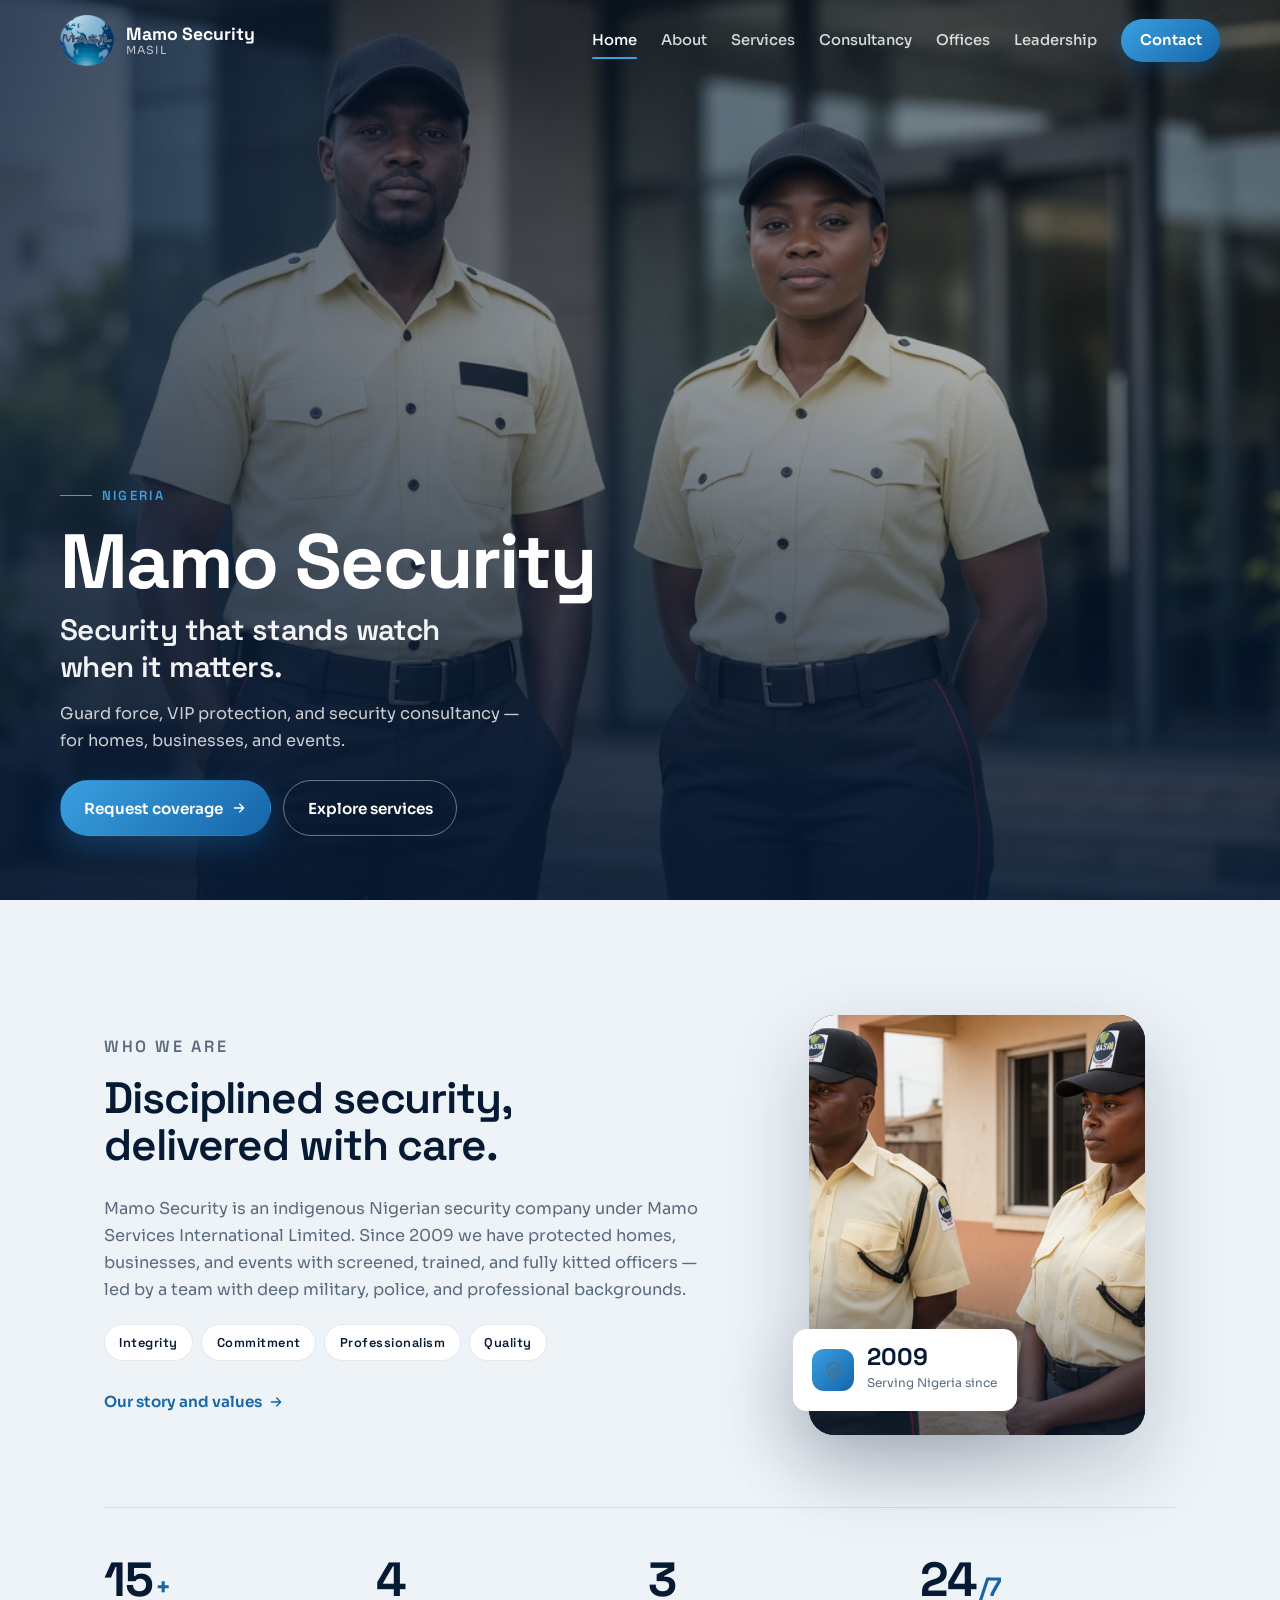
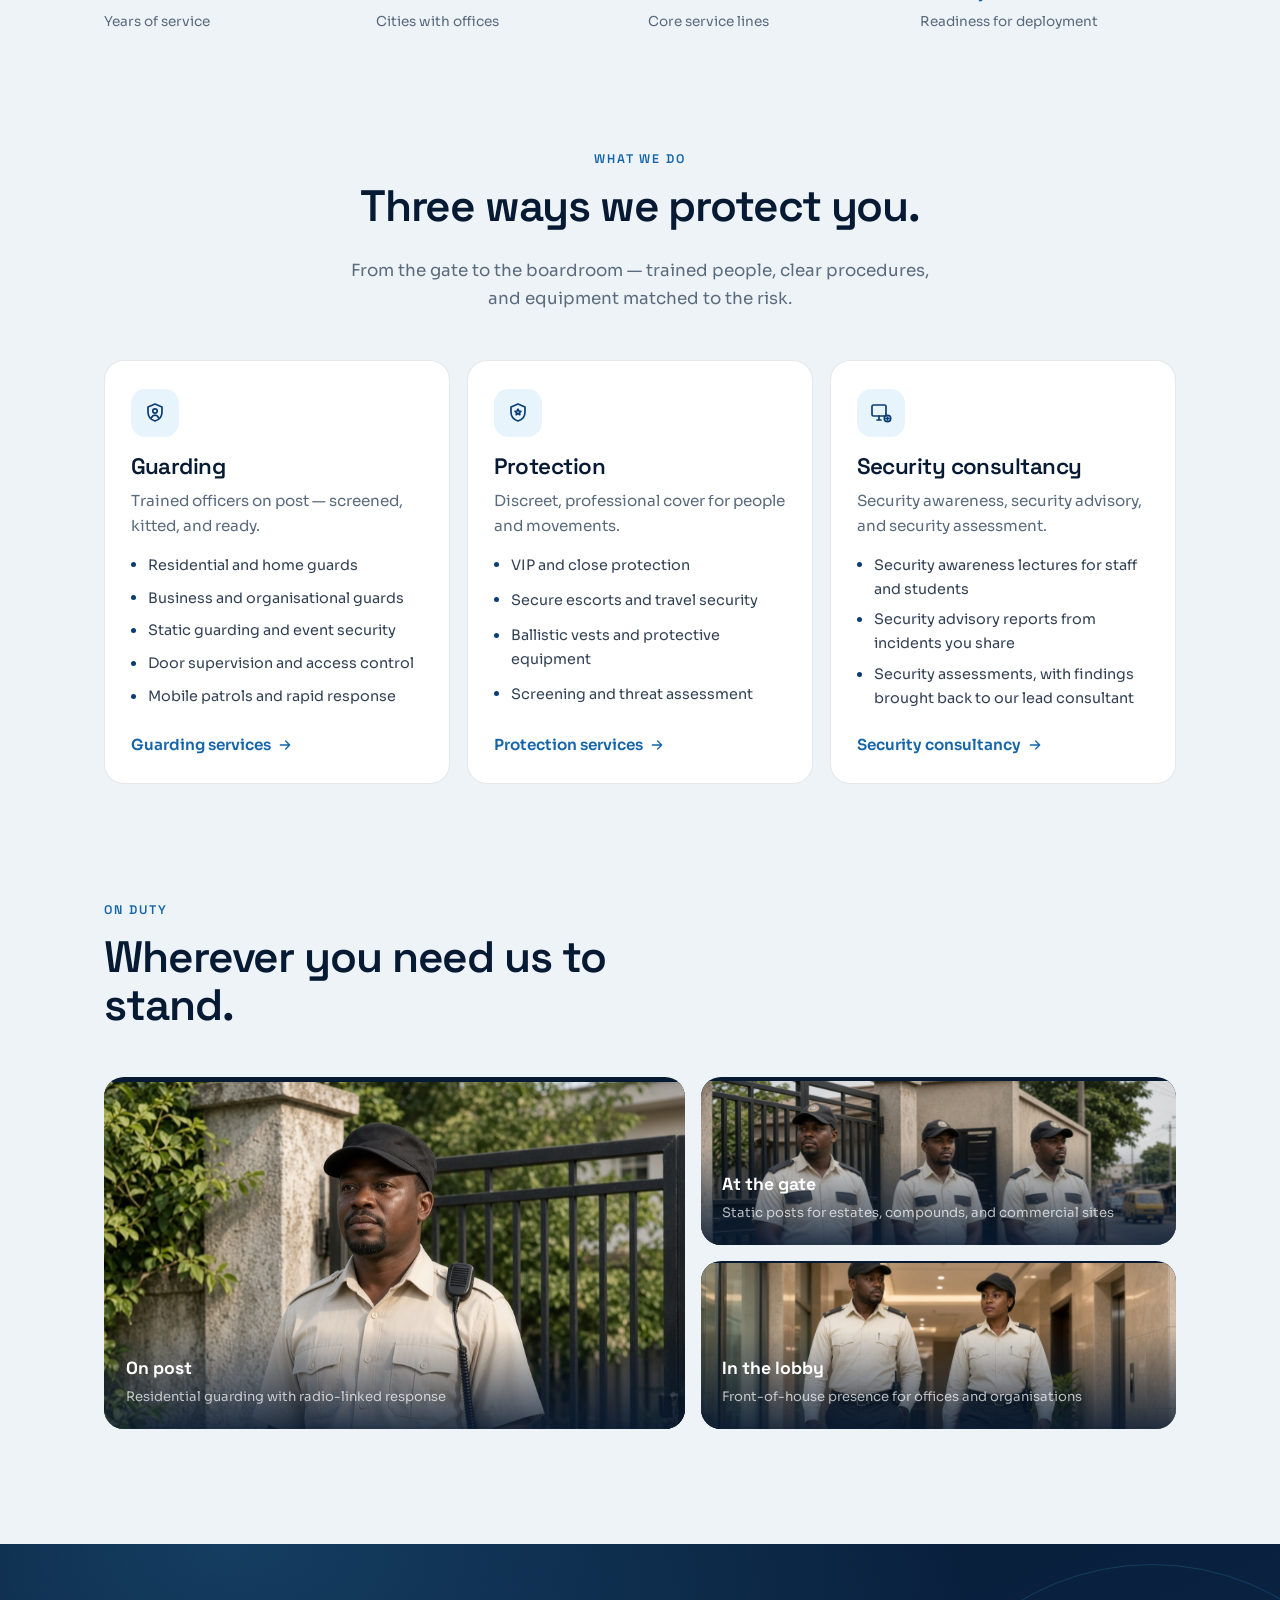
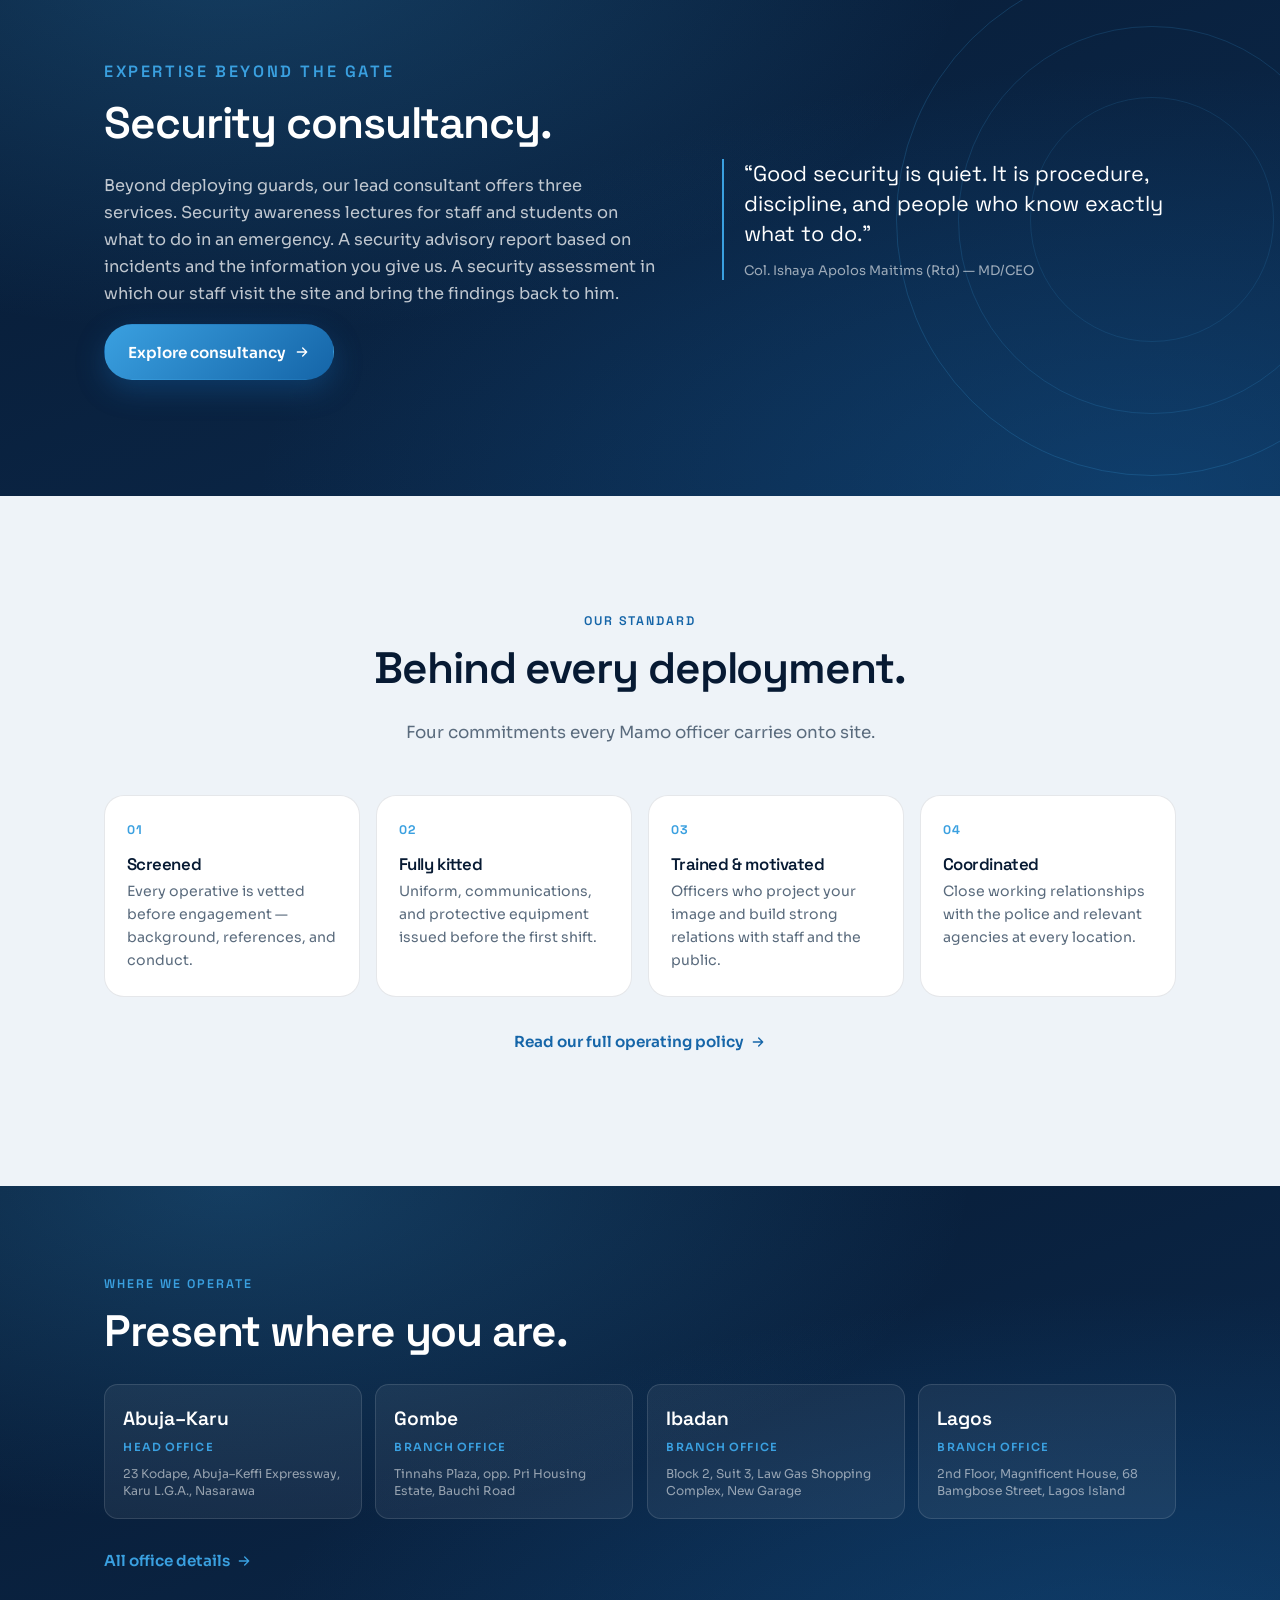
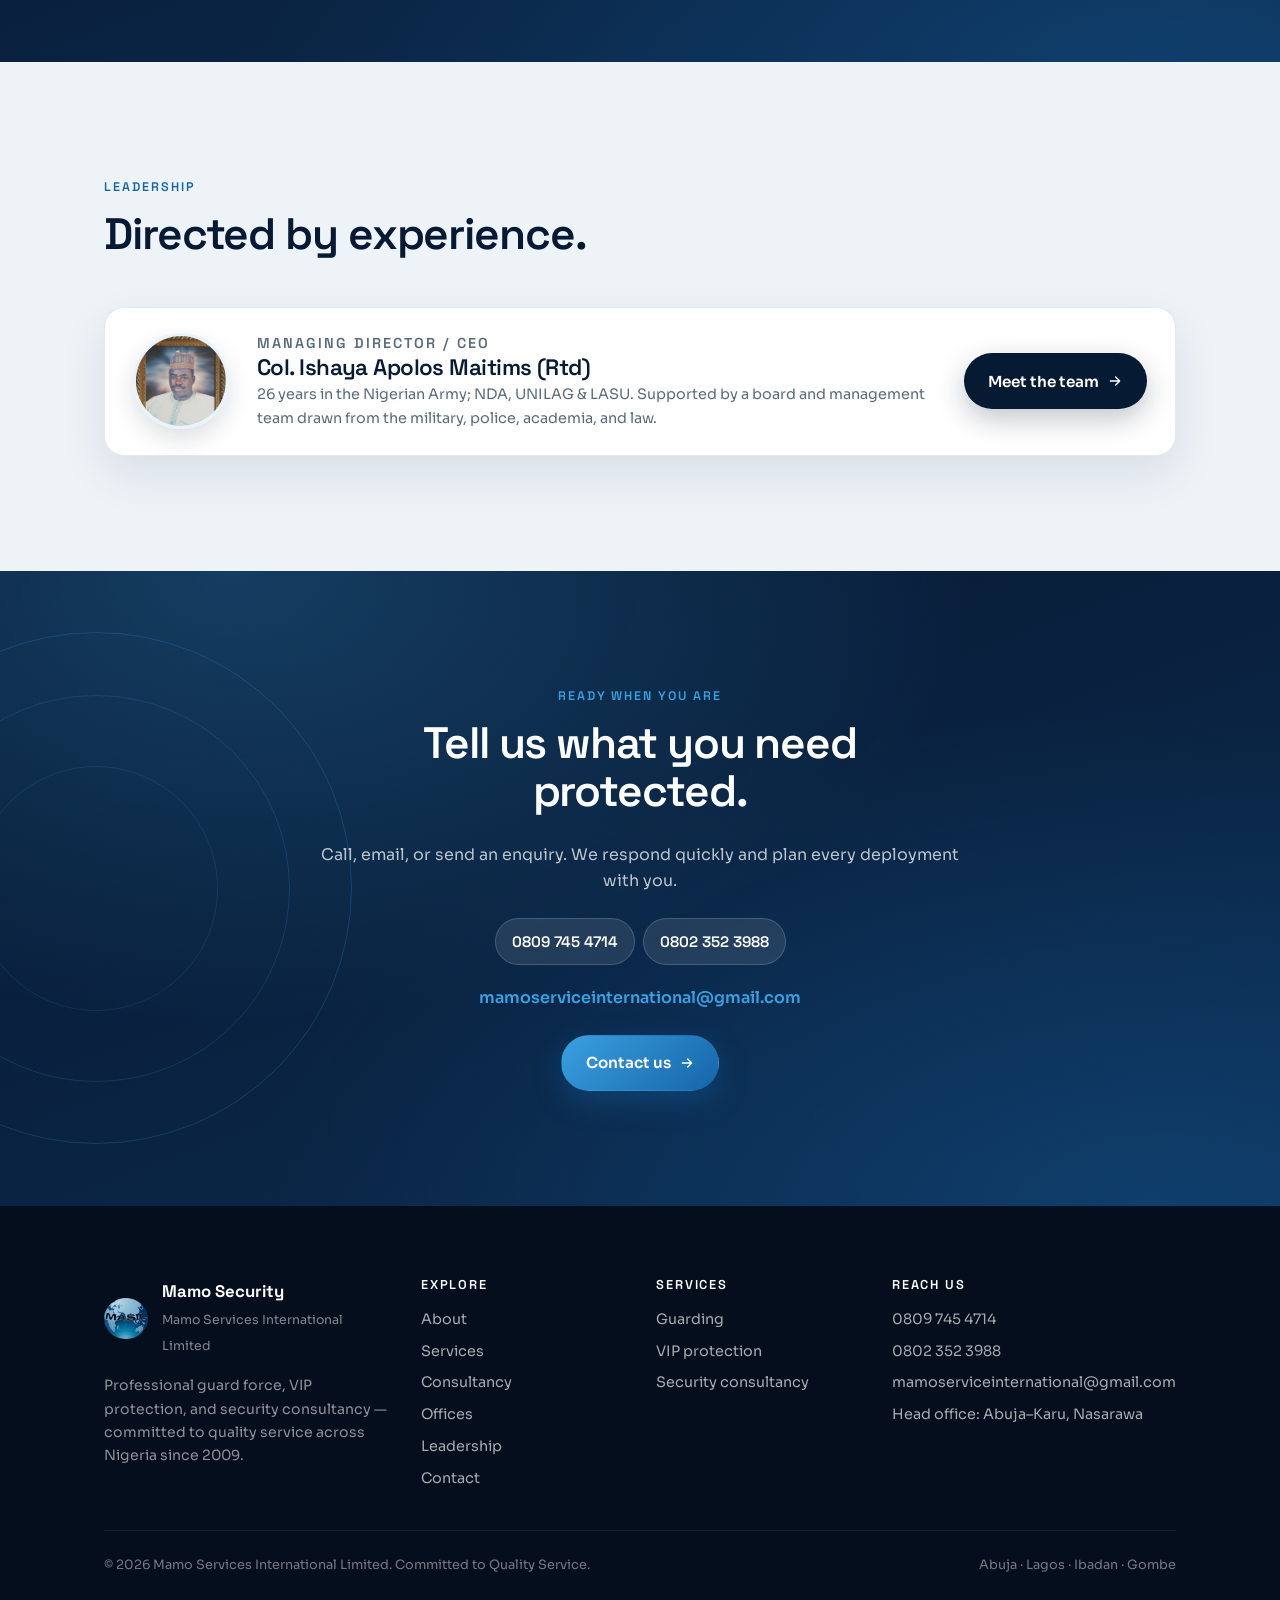
<file: index.html>
<!DOCTYPE html>
<html lang="en">
<head>
  <meta charset="UTF-8" />
  <meta name="viewport" content="width=device-width, initial-scale=1.0" />
  <title>Mamo Security | Security that stands watch when it matters</title>
  <meta name="description" content="Mamo Security — professional guard force, VIP protection, and security consultancy across Abuja, Lagos, Ibadan, and Gombe. A division of Mamo Services International Limited." />
  <link rel="preconnect" href="https://fonts.googleapis.com" />
  <link rel="preconnect" href="https://fonts.gstatic.com" crossorigin />
  <link href="https://fonts.googleapis.com/css2?family=Sora:wght@400;500;600;700&family=Space+Grotesk:wght@500;600;700&display=swap" rel="stylesheet" />
  <link rel="stylesheet" href="css/styles.css" />
</head>
<body>
  <a class="skip-link" href="#main">Skip to content</a>

  <header class="site-header">
    <div class="header-inner">
      <a class="brand" href="index.html">
        <img src="assets/logo-masil.png?v=4" alt="MASIL — Mamo Services International Limited" class="brand-logo" width="54" height="54" />
        <span class="brand-copy">
          <strong>Mamo Security</strong>
          <span>MASIL</span>
        </span>
      </a>
      <button class="nav-toggle" type="button" aria-expanded="false" aria-controls="site-nav" aria-label="Open menu">
        <span></span><span></span>
      </button>
      <nav class="site-nav" id="site-nav" aria-label="Primary">
        <a href="index.html">Home</a>
        <a href="about.html">About</a>
        <a href="services.html">Services</a>
        <a href="consultancy.html">Consultancy</a>
        <a href="offices.html">Offices</a>
        <a href="leadership.html">Leadership</a>
        <a href="contact.html" class="nav-cta">Contact</a>
      </nav>
    </div>
  </header>

  <main id="main">
    <!-- Hero -->
    <section class="hero">
      <div class="hero-bg" aria-hidden="true">
        <img src="assets/ai-hero-guards.png" alt="" class="hero-photo" fetchpriority="high" />
        <div class="hero-mesh"></div>
      </div>
      <div class="hero-frame">
        <div class="hero-inner">
          <p class="hero-kicker">Nigeria</p>
          <h1 class="hero-brand">Mamo Security</h1>
          <p class="hero-tagline">Security that stands watch when it matters.</p>
          <p class="hero-lead">
            Guard force, VIP protection, and security consultancy — for homes, businesses, and events.
          </p>
          <div class="hero-actions">
            <a class="btn btn-accent" href="contact.html">
              Request coverage
              <svg viewBox="0 0 24 24" fill="none" stroke="currentColor" stroke-width="2" stroke-linecap="round" stroke-linejoin="round"><path d="M5 12h14M13 6l6 6-6 6"/></svg>
            </a>
            <a class="btn btn-line" href="services.html">Explore services</a>
          </div>
        </div>
      </div>
    </section>

    <!-- Who we are -->
    <section class="section">
      <div class="container">
        <div class="split">
          <div class="split-copy reveal">
            <p class="eyebrow">Who we are</p>
            <h2>Disciplined security, delivered with care.</h2>
            <p>
              Mamo Security is an indigenous Nigerian security company under Mamo Services International Limited.
              Since 2009 we have protected homes, businesses, and events with screened, trained, and fully kitted officers —
              led by a team with deep military, police, and professional backgrounds.
            </p>
            <ul class="value-chips" aria-label="Core values">
              <li>Integrity</li>
              <li>Commitment</li>
              <li>Professionalism</li>
              <li>Quality</li>
            </ul>
            <a class="link-arrow" href="about.html">
              Our story and values
              <svg viewBox="0 0 24 24" fill="none" stroke="currentColor" stroke-width="2" stroke-linecap="round" stroke-linejoin="round"><path d="M5 12h14M13 6l6 6-6 6"/></svg>
            </a>
          </div>
          <div class="split-media reveal-scale" style="--d: 120ms">
            <div class="media-frame" data-parallax="30">
              <img src="assets/about-band-local-duo-v2.png" alt="Mamo Security officers on duty" loading="lazy" />
            </div>
            <div class="float-card">
              <span class="float-icon" aria-hidden="true">
                <svg viewBox="0 0 24 24" fill="none" stroke="currentColor" stroke-width="1.8" stroke-linecap="round" stroke-linejoin="round"><path d="M12 3l7 3v5c0 4.5-3 7.8-7 9-4-1.2-7-4.5-7-9V6l7-3z"/><path d="M9.5 12l2 2 3.5-4"/></svg>
              </span>
              <div>
                <strong>2009</strong>
                <span>Serving Nigeria since</span>
              </div>
            </div>
          </div>
        </div>

        <ul class="stats" data-stagger="100">
          <li>
            <strong data-count="15" data-suffix="+">0</strong>
            <span>Years of service</span>
          </li>
          <li>
            <strong data-count="4">0</strong>
            <span>Cities with offices</span>
          </li>
          <li>
            <strong data-count="3">0</strong>
            <span>Core service lines</span>
          </li>
          <li>
            <strong data-count="24" data-suffix="/7">0</strong>
            <span>Readiness for deployment</span>
          </li>
        </ul>
      </div>
    </section>

    <!-- Services -->
    <section class="section" style="padding-top: 0">
      <div class="container">
        <div class="section-head center reveal">
          <p class="eyebrow">What we do</p>
          <h2>Three ways we protect you.</h2>
          <p class="lead">From the gate to the boardroom — trained people, clear procedures, and equipment matched to the risk.</p>
        </div>

        <div class="feature-grid" data-stagger="110">
          <article class="feature">
            <span class="feature-icon" aria-hidden="true">
              <svg viewBox="0 0 24 24" fill="none" stroke="currentColor" stroke-width="1.7" stroke-linecap="round" stroke-linejoin="round"><path d="M12 3l7 3v5c0 4.5-3 7.8-7 9-4-1.2-7-4.5-7-9V6l7-3z"/><circle cx="12" cy="10" r="2.2"/><path d="M8.5 16.5c.8-1.5 2-2.3 3.5-2.3s2.7.8 3.5 2.3"/></svg>
            </span>
            <h3>Guarding</h3>
            <p>Trained officers on post — screened, kitted, and ready.</p>
            <ul>
              <li>Residential and home guards</li>
              <li>Business and organisational guards</li>
              <li>Static guarding and event security</li>
              <li>Door supervision and access control</li>
              <li>Mobile patrols and rapid response</li>
            </ul>
            <a class="link-arrow" href="services.html#guarding">
              Guarding services
              <svg viewBox="0 0 24 24" fill="none" stroke="currentColor" stroke-width="2" stroke-linecap="round" stroke-linejoin="round"><path d="M5 12h14M13 6l6 6-6 6"/></svg>
            </a>
          </article>

          <article class="feature">
            <span class="feature-icon" aria-hidden="true">
              <svg viewBox="0 0 24 24" fill="none" stroke="currentColor" stroke-width="1.7" stroke-linecap="round" stroke-linejoin="round"><path d="M12 3l7 3v5c0 4.5-3 7.8-7 9-4-1.2-7-4.5-7-9V6l7-3z"/><path d="M12 8.2l.9 1.8 2 .3-1.4 1.4.3 2L12 12.6l-1.8 1.1.3-2-1.4-1.4 2-.3L12 8.2z"/></svg>
            </span>
            <h3>Protection</h3>
            <p>Discreet, professional cover for people and movements.</p>
            <ul>
              <li>VIP and close protection</li>
              <li>Secure escorts and travel security</li>
              <li>Ballistic vests and protective equipment</li>
              <li>Screening and threat assessment</li>
            </ul>
            <a class="link-arrow" href="services.html#protection">
              Protection services
              <svg viewBox="0 0 24 24" fill="none" stroke="currentColor" stroke-width="2" stroke-linecap="round" stroke-linejoin="round"><path d="M5 12h14M13 6l6 6-6 6"/></svg>
            </a>
          </article>

          <article class="feature">
            <span class="feature-icon" aria-hidden="true">
              <svg viewBox="0 0 24 24" fill="none" stroke="currentColor" stroke-width="1.7" stroke-linecap="round" stroke-linejoin="round"><rect x="3" y="4" width="14" height="11" rx="1.5"/><path d="M8 19h4M10 15v4"/><circle cx="18.5" cy="17.5" r="3.2"/><path d="M18.5 16v3M17 17.5h3"/></svg>
            </span>
            <h3>Security consultancy</h3>
            <p>Security awareness, security advisory, and security assessment.</p>
            <ul>
              <li>Security awareness lectures for staff and students</li>
              <li>Security advisory reports from incidents you share</li>
              <li>Security assessments, with findings brought back to our lead consultant</li>
            </ul>
            <a class="link-arrow" href="consultancy.html">
              Security consultancy
              <svg viewBox="0 0 24 24" fill="none" stroke="currentColor" stroke-width="2" stroke-linecap="round" stroke-linejoin="round"><path d="M5 12h14M13 6l6 6-6 6"/></svg>
            </a>
          </article>
        </div>
      </div>
    </section>

    <!-- Gallery -->
    <section class="section" style="padding-top: 0">
      <div class="container">
        <div class="section-head reveal">
          <p class="eyebrow">On duty</p>
          <h2>Wherever you need us to stand.</h2>
        </div>
        <div class="gallery" data-stagger="120">
          <figure class="reveal-scale" data-parallax="14" data-scale="1.04">
            <img src="assets/ai-guard-solo.png" alt="Officer on residential post with radio" loading="lazy" />
            <figcaption>
              <strong>On post</strong>
              <span>Residential guarding with radio-linked response</span>
            </figcaption>
          </figure>
          <figure class="reveal-scale" data-parallax="10" data-scale="1.04">
            <img src="assets/ai-guards-team.png" alt="Three Mamo Security officers at a compound gate" loading="lazy" />
            <figcaption>
              <strong>At the gate</strong>
              <span>Static posts for estates, compounds, and commercial sites</span>
            </figcaption>
          </figure>
          <figure class="reveal-scale" data-parallax="10" data-scale="1.04">
            <img src="assets/ai-guards-indoor.png" alt="Two officers patrolling a corporate lobby" loading="lazy" />
            <figcaption>
              <strong>In the lobby</strong>
              <span>Front-of-house presence for offices and organisations</span>
            </figcaption>
          </figure>
        </div>
      </div>
    </section>

    <!-- Consultancy band -->
    <section class="section band light">
      <div class="band-globe" aria-hidden="true"></div>
      <div class="container">
        <div class="band-inner">
          <div class="reveal">
            <p class="eyebrow">Expertise beyond the gate</p>
            <h2>Security consultancy.</h2>
            <p>
              Beyond deploying guards, our lead consultant offers three services.
              Security awareness lectures for staff and students on what to do in an emergency.
              A security advisory report based on incidents and the information you give us.
              A security assessment in which our staff visit the site and bring the findings back to him.
            </p>
            <a class="btn btn-accent" href="consultancy.html">
              Explore consultancy
              <svg viewBox="0 0 24 24" fill="none" stroke="currentColor" stroke-width="2" stroke-linecap="round" stroke-linejoin="round"><path d="M5 12h14M13 6l6 6-6 6"/></svg>
            </a>
          </div>
          <blockquote class="quote reveal" style="--d: 150ms">
            “Good security is quiet. It is procedure, discipline, and people who know exactly what to do.”
            <small>Col. Ishaya Apolos Maitims (Rtd) — MD/CEO</small>
          </blockquote>
        </div>
      </div>
    </section>

    <!-- Standards -->
    <section class="section">
      <div class="container">
        <div class="section-head center reveal">
          <p class="eyebrow">Our standard</p>
          <h2>Behind every deployment.</h2>
          <p class="lead">Four commitments every Mamo officer carries onto site.</p>
        </div>
        <ul class="pillars" data-stagger="100">
          <li>
            <span class="pillar-num">01</span>
            <h3>Screened</h3>
            <p>Every operative is vetted before engagement — background, references, and conduct.</p>
          </li>
          <li>
            <span class="pillar-num">02</span>
            <h3>Fully kitted</h3>
            <p>Uniform, communications, and protective equipment issued before the first shift.</p>
          </li>
          <li>
            <span class="pillar-num">03</span>
            <h3>Trained &amp; motivated</h3>
            <p>Officers who project your image and build strong relations with staff and the public.</p>
          </li>
          <li>
            <span class="pillar-num">04</span>
            <h3>Coordinated</h3>
            <p>Close working relationships with the police and relevant agencies at every location.</p>
          </li>
        </ul>
        <p style="text-align:center; margin-top: 2rem" class="reveal">
          <a class="link-arrow" href="about.html#policy">
            Read our full operating policy
            <svg viewBox="0 0 24 24" fill="none" stroke="currentColor" stroke-width="2" stroke-linecap="round" stroke-linejoin="round"><path d="M5 12h14M13 6l6 6-6 6"/></svg>
          </a>
        </p>
      </div>
    </section>

    <!-- Offices -->
    <section class="section band light" style="padding-top: clamp(3.5rem, 7vw, 5.5rem); padding-bottom: clamp(3.5rem, 7vw, 5.5rem)">
      <div class="container">
        <div class="section-head reveal" style="margin-bottom: 1.75rem">
          <p class="eyebrow">Where we operate</p>
          <h2>Present where you are.</h2>
        </div>
        <ul class="cities" data-stagger="90">
          <li>
            <strong>Abuja–Karu</strong>
            <span class="tag">Head office</span>
            <small>23 Kodape, Abuja–Keffi Expressway, Karu L.G.A., Nasarawa</small>
          </li>
          <li>
            <strong>Gombe</strong>
            <span class="tag">Branch office</span>
            <small>Tinnahs Plaza, opp. Pri Housing Estate, Bauchi Road</small>
          </li>
          <li>
            <strong>Ibadan</strong>
            <span class="tag">Branch office</span>
            <small>Block 2, Suit 3, Law Gas Shopping Complex, New Garage</small>
          </li>
          <li>
            <strong>Lagos</strong>
            <span class="tag">Branch office</span>
            <small>2nd Floor, Magnificent House, 68 Bamgbose Street, Lagos Island</small>
          </li>
        </ul>
        <p style="margin: 1.75rem 0 0" class="reveal">
          <a class="link-arrow" href="offices.html">
            All office details
            <svg viewBox="0 0 24 24" fill="none" stroke="currentColor" stroke-width="2" stroke-linecap="round" stroke-linejoin="round"><path d="M5 12h14M13 6l6 6-6 6"/></svg>
          </a>
        </p>
      </div>
    </section>

    <!-- Leadership teaser -->
    <section class="section">
      <div class="container">
        <div class="section-head reveal">
          <p class="eyebrow">Leadership</p>
          <h2>Directed by experience.</h2>
        </div>
        <div class="ceo-teaser reveal-scale">
          <div class="avatar">
            <img src="assets/ceo-maitims.jpg" alt="Ishaya Apolos Maitims, MD/CEO" loading="lazy" />
          </div>
          <div>
            <p class="role">Managing Director / CEO</p>
            <h3>Col. Ishaya Apolos Maitims (Rtd)</h3>
            <p>26 years in the Nigerian Army; NDA, UNILAG &amp; LASU. Supported by a board and management team drawn from the military, police, academia, and law.</p>
          </div>
          <a class="btn btn-dark" href="leadership.html">
            Meet the team
            <svg viewBox="0 0 24 24" fill="none" stroke="currentColor" stroke-width="2" stroke-linecap="round" stroke-linejoin="round"><path d="M5 12h14M13 6l6 6-6 6"/></svg>
          </a>
        </div>
      </div>
    </section>

    <!-- CTA -->
    <section class="section band cta">
      <div class="band-globe" aria-hidden="true" style="right: auto; left: -10rem"></div>
      <div class="container">
        <div class="cta-inner reveal">
          <p class="eyebrow" style="color: var(--sky)">Ready when you are</p>
          <h2>Tell us what you need protected.</h2>
          <p>Call, email, or send an enquiry. We respond quickly and plan every deployment with you.</p>
          <div class="phones">
            <a href="tel:+2348097454714">0809 745 4714</a>
            <a href="tel:+2348023523988">0802 352 3988</a>
          </div>
          <a class="email-link" href="mailto:mamoserviceinternational@gmail.com">mamoserviceinternational@gmail.com</a>
          <div>
            <a class="btn btn-accent" href="contact.html">
              Contact us
              <svg viewBox="0 0 24 24" fill="none" stroke="currentColor" stroke-width="2" stroke-linecap="round" stroke-linejoin="round"><path d="M5 12h14M13 6l6 6-6 6"/></svg>
            </a>
          </div>
        </div>
      </div>
    </section>
  </main>

  <footer class="site-footer">
    <div class="container">
      <div class="footer-grid">
        <div>
          <a class="footer-brand" href="index.html">
            <img src="assets/logo-masil.png?v=4" alt="" width="44" height="44" />
            <div>
              <strong>Mamo Security</strong>
              <span>Mamo Services International Limited</span>
            </div>
          </a>
          <p class="footer-blurb">Professional guard force, VIP protection, and security consultancy — committed to quality service across Nigeria since 2009.</p>
        </div>
        <div>
          <h4>Explore</h4>
          <ul class="footer-links">
            <li><a href="about.html">About</a></li>
            <li><a href="services.html">Services</a></li>
            <li><a href="consultancy.html">Consultancy</a></li>
            <li><a href="offices.html">Offices</a></li>
            <li><a href="leadership.html">Leadership</a></li>
            <li><a href="contact.html">Contact</a></li>
          </ul>
        </div>
        <div>
          <h4>Services</h4>
          <ul class="footer-links">
            <li><a href="services.html#guarding">Guarding</a></li>
            <li><a href="services.html#protection">VIP protection</a></li>
            <li><a href="consultancy.html">Security consultancy</a></li>
          </ul>
        </div>
        <div>
          <h4>Reach us</h4>
          <ul class="footer-links">
            <li><a href="tel:+2348097454714">0809 745 4714</a></li>
            <li><a href="tel:+2348023523988">0802 352 3988</a></li>
            <li><a href="mailto:mamoserviceinternational@gmail.com">mamoserviceinternational@gmail.com</a></li>
            <li>Head office: Abuja–Karu, Nasarawa</li>
          </ul>
        </div>
      </div>
      <div class="footer-meta">
        <span>© <span data-year></span> Mamo Services International Limited. Committed to Quality Service.</span>
        <span>Abuja · Lagos · Ibadan · Gombe</span>
      </div>
    </div>
  </footer>

  <script src="js/main.js"></script>
</body>
</html>
</file>
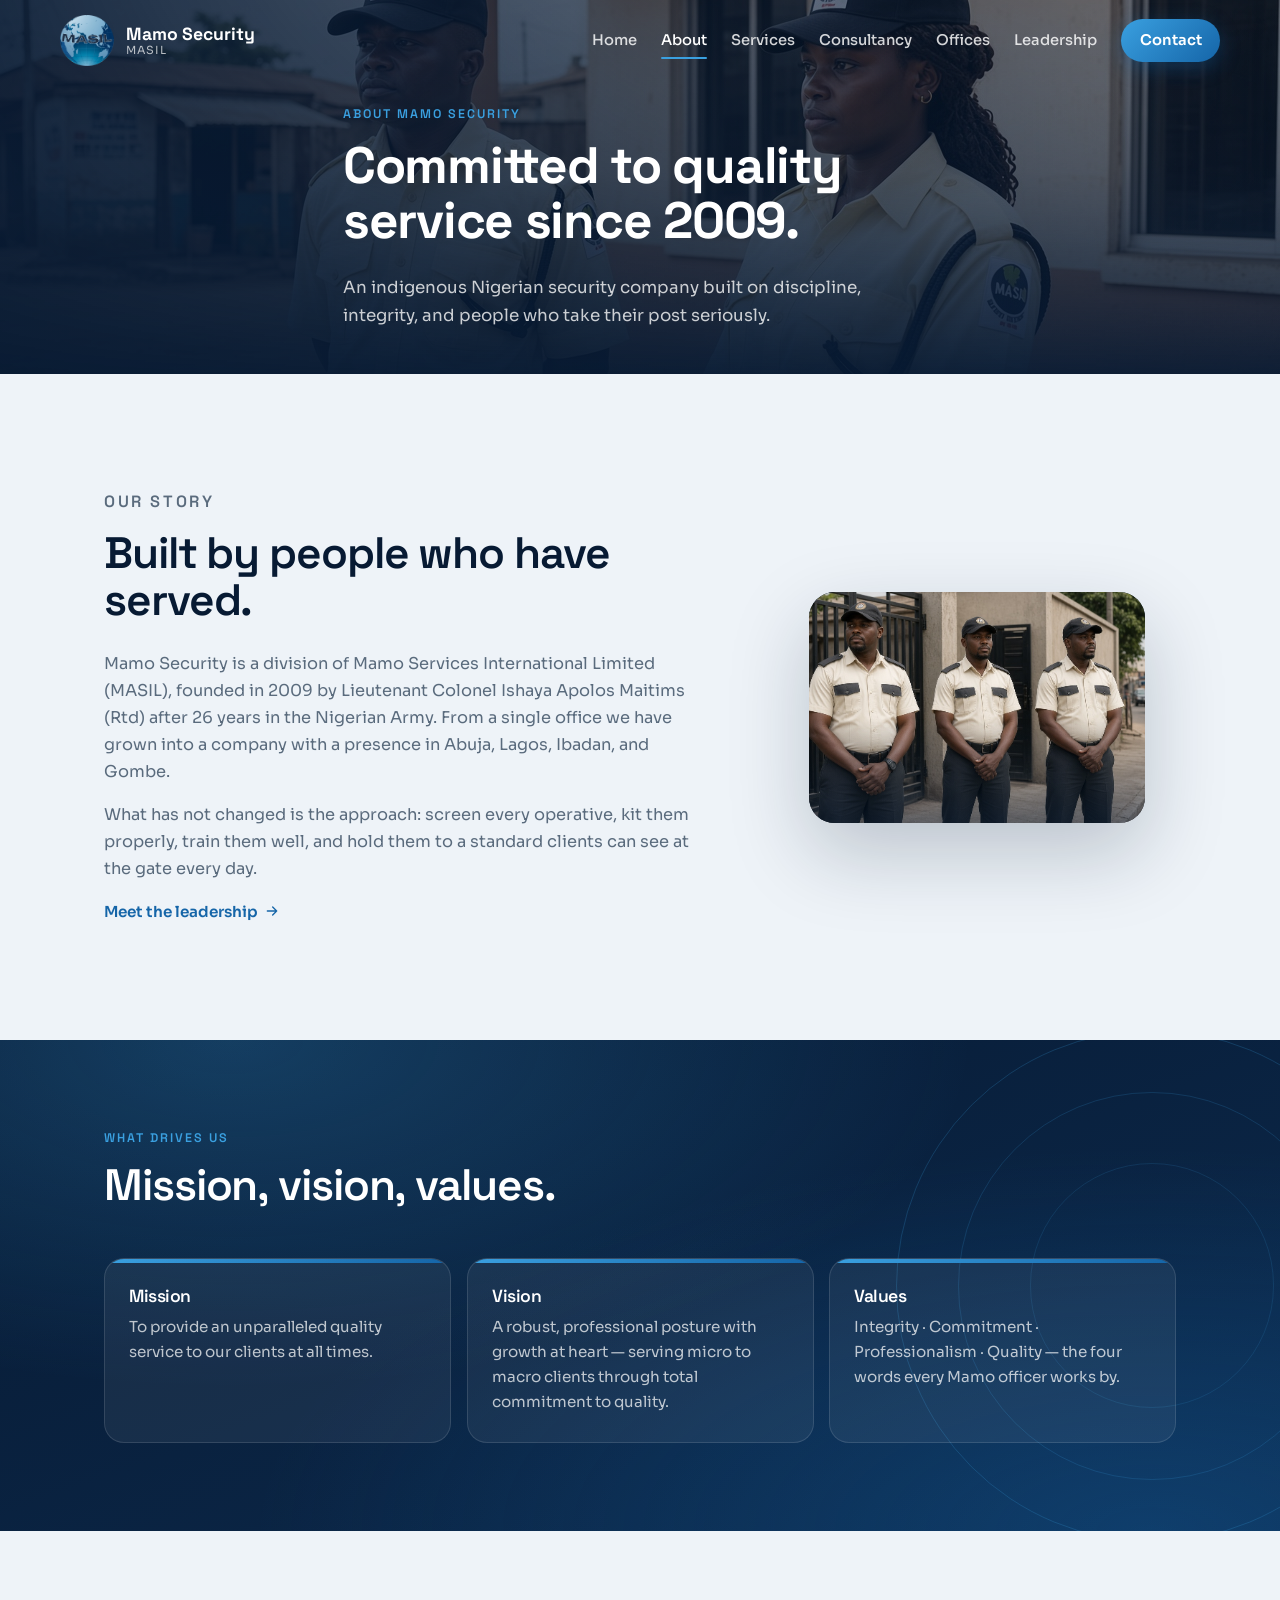
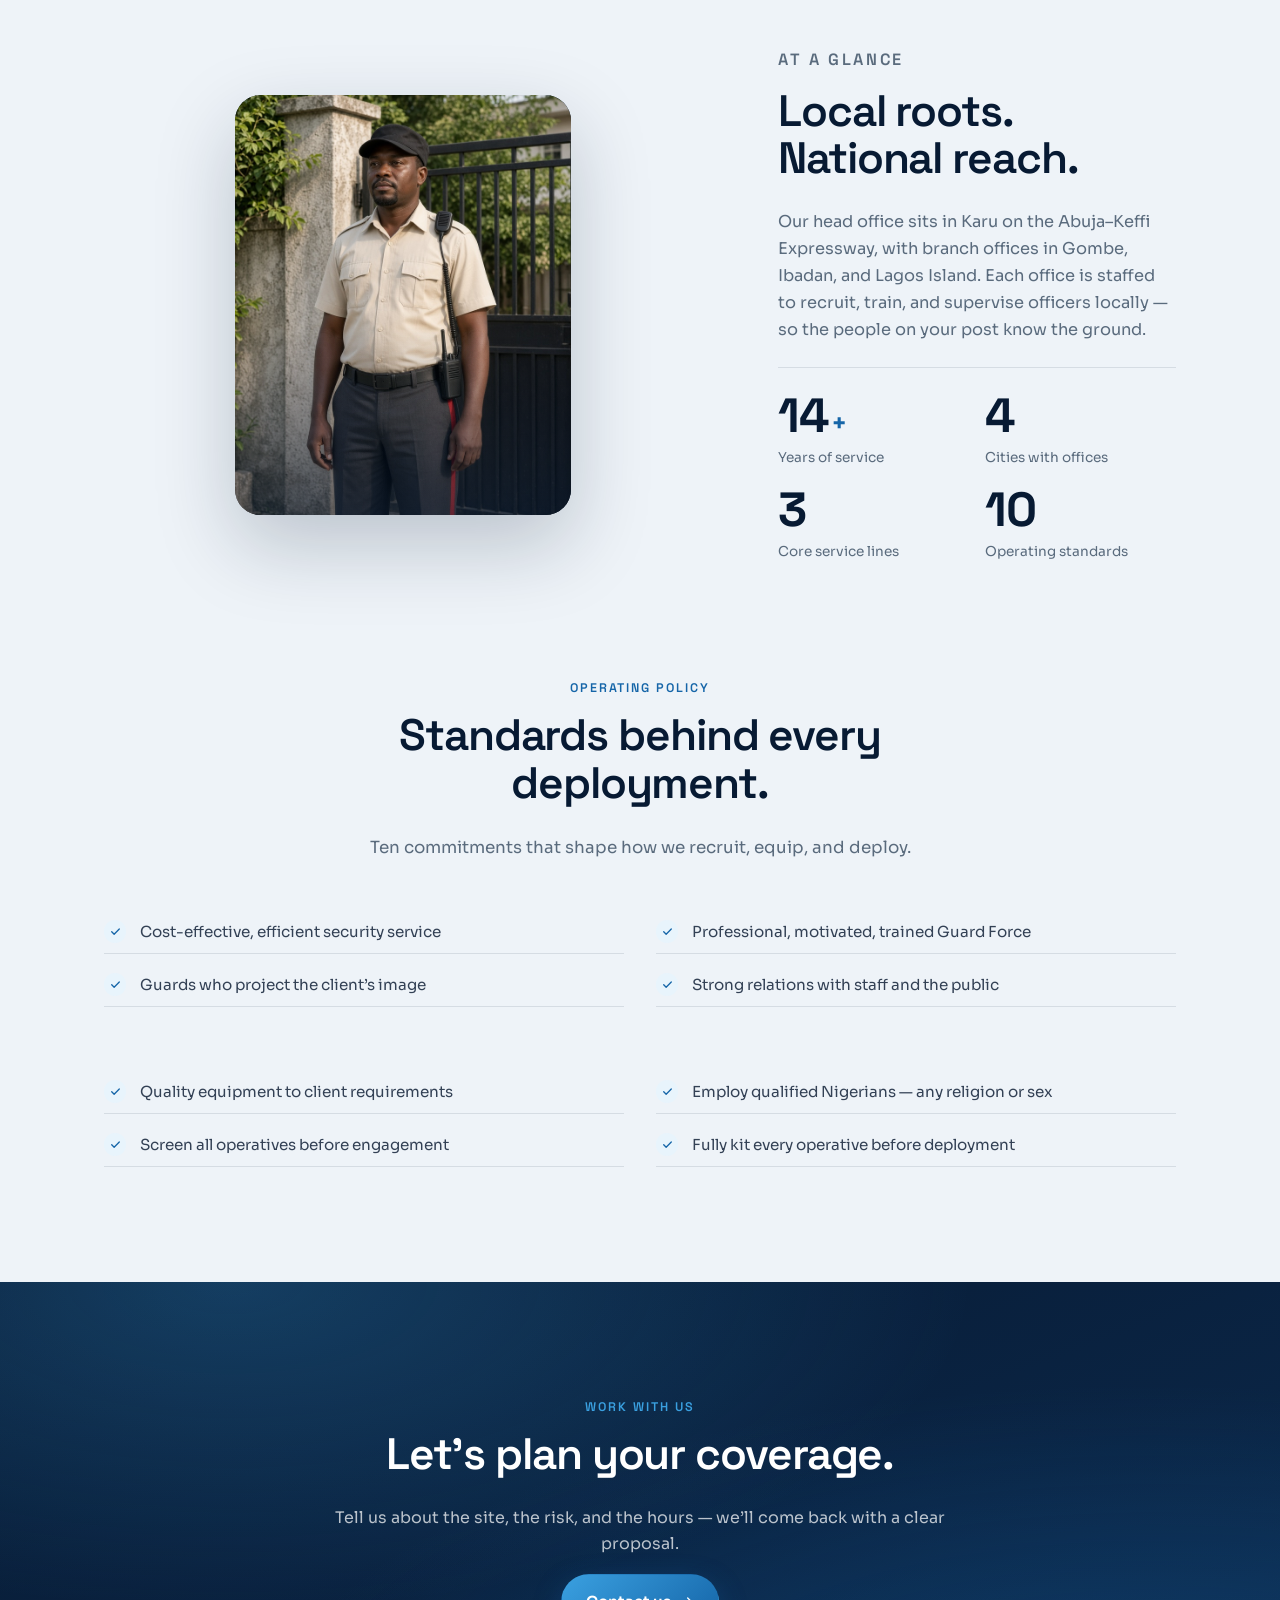
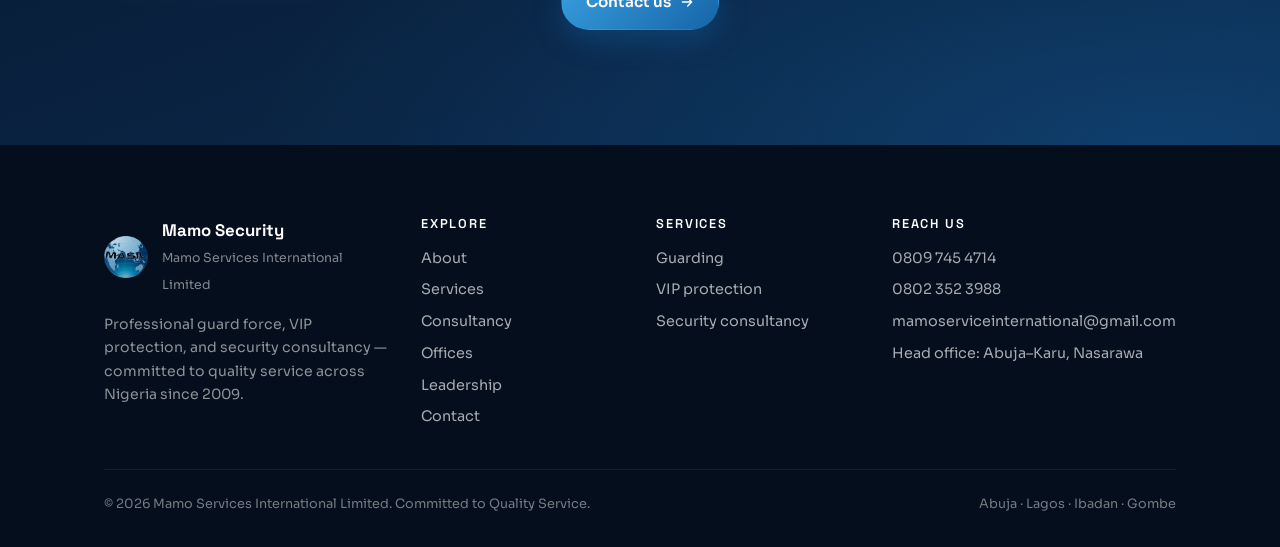
<file: about.html>
<!DOCTYPE html>
<html lang="en">
<head>
  <meta charset="UTF-8" />
  <meta name="viewport" content="width=device-width, initial-scale=1.0" />
  <title>About | Mamo Security</title>
  <meta name="description" content="Mamo Security — an indigenous Nigerian security company under Mamo Services International Limited. Our story, mission, vision, values, and operating policy." />
  <link rel="preconnect" href="https://fonts.googleapis.com" />
  <link rel="preconnect" href="https://fonts.gstatic.com" crossorigin />
  <link href="https://fonts.googleapis.com/css2?family=Sora:wght@400;500;600;700&family=Space+Grotesk:wght@500;600;700&display=swap" rel="stylesheet" />
  <link rel="stylesheet" href="css/styles.css" />
</head>
<body>
  <a class="skip-link" href="#main">Skip to content</a>

  <header class="site-header">
    <div class="header-inner">
      <a class="brand" href="index.html">
        <img src="assets/logo-masil.png?v=4" alt="MASIL — Mamo Services International Limited" class="brand-logo" width="54" height="54" />
        <span class="brand-copy"><strong>Mamo Security</strong><span>MASIL</span></span>
      </a>
      <button class="nav-toggle" type="button" aria-expanded="false" aria-controls="site-nav" aria-label="Open menu"><span></span><span></span></button>
      <nav class="site-nav" id="site-nav" aria-label="Primary">
        <a href="index.html">Home</a>
        <a href="about.html">About</a>
        <a href="services.html">Services</a>
        <a href="consultancy.html">Consultancy</a>
        <a href="offices.html">Offices</a>
        <a href="leadership.html">Leadership</a>
        <a href="contact.html" class="nav-cta">Contact</a>
      </nav>
    </div>
  </header>

  <main id="main">
    <section class="page-hero">
      <div class="page-hero-bg" aria-hidden="true">
        <img src="assets/about-band-local-duo-v2.png" alt="" />
      </div>
      <div class="container">        <p class="eyebrow">About Mamo Security</p>
        <h1>Committed to quality service since 2009.</h1>
        <p class="lead">An indigenous Nigerian security company built on discipline, integrity, and people who take their post seriously.</p>
      </div>
    </section>

    <!-- Story -->
    <section class="section">
      <div class="container">
        <div class="split">
          <div class="split-copy reveal">
            <p class="eyebrow">Our story</p>
            <h2>Built by people who have served.</h2>
            <p>
              Mamo Security is a division of Mamo Services International Limited (MASIL), founded in 2009 by
              Lieutenant Colonel Ishaya Apolos Maitims (Rtd) after 26 years in the Nigerian Army.
              From a single office we have grown into a company with a presence in Abuja, Lagos, Ibadan, and Gombe.
            </p>
            <p>
              What has not changed is the approach: screen every operative, kit them properly, train them well,
              and hold them to a standard clients can see at the gate every day.
            </p>
            <a class="link-arrow" href="leadership.html">
              Meet the leadership
              <svg viewBox="0 0 24 24" fill="none" stroke="currentColor" stroke-width="2" stroke-linecap="round" stroke-linejoin="round"><path d="M5 12h14M13 6l6 6-6 6"/></svg>
            </a>
          </div>
          <div class="split-media reveal-scale" style="--d: 120ms">
            <div class="media-frame wide" data-parallax="26">
              <img src="assets/ai-guards-team.png" alt="Mamo Security officers at a compound gate" loading="lazy" />
            </div>
          </div>
        </div>
      </div>
    </section>

    <!-- Mission / Vision / Values -->
    <section class="section band light" style="padding-top: clamp(3.5rem, 7vw, 5.5rem); padding-bottom: clamp(3.5rem, 7vw, 5.5rem)">
      <div class="band-globe" aria-hidden="true"></div>
      <div class="container">
        <div class="section-head reveal">
          <p class="eyebrow">What drives us</p>
          <h2>Mission, vision, values.</h2>
        </div>
        <div class="tri" data-stagger="110">
          <div style="background: rgba(255,255,255,.06); border-color: rgba(255,255,255,.12)">
            <h3 style="color:#fff">Mission</h3>
            <p style="color: rgba(255,255,255,.72)">To provide an unparalleled quality service to our clients at all times.</p>
          </div>
          <div style="background: rgba(255,255,255,.06); border-color: rgba(255,255,255,.12)">
            <h3 style="color:#fff">Vision</h3>
            <p style="color: rgba(255,255,255,.72)">A robust, professional posture with growth at heart — serving micro to macro clients through total commitment to quality.</p>
          </div>
          <div style="background: rgba(255,255,255,.06); border-color: rgba(255,255,255,.12)">
            <h3 style="color:#fff">Values</h3>
            <p style="color: rgba(255,255,255,.72)">Integrity · Commitment · Professionalism · Quality — the four words every Mamo officer works by.</p>
          </div>
        </div>
      </div>
    </section>

    <!-- Numbers -->
    <section class="section">
      <div class="container">
        <div class="split reverse">
          <div class="split-copy reveal">
            <p class="eyebrow">At a glance</p>
            <h2>Local roots. National reach.</h2>
            <p>
              Our head office sits in Karu on the Abuja–Keffi Expressway, with branch offices in Gombe, Ibadan, and Lagos Island.
              Each office is staffed to recruit, train, and supervise officers locally — so the people on your post know the ground.
            </p>
            <ul class="stats" style="margin-top: 1.5rem; padding-top: 1.5rem; grid-template-columns: repeat(2, 1fr)" data-stagger="100">
              <li><strong data-count="15" data-suffix="+">0</strong><span>Years of service</span></li>
              <li><strong data-count="4">0</strong><span>Cities with offices</span></li>
              <li><strong data-count="3">0</strong><span>Core service lines</span></li>
              <li><strong data-count="10">0</strong><span>Operating standards</span></li>
            </ul>
          </div>
          <div class="split-media reveal-scale" style="--d: 120ms">
            <div class="media-frame" data-parallax="26">
              <img src="assets/ai-guard-solo.png" alt="Mamo Security officer on residential post" loading="lazy" />
            </div>
          </div>
        </div>
      </div>
    </section>

    <!-- Operating policy -->
    <section class="section" id="policy" style="padding-top: 0">
      <div class="container">
        <div class="section-head center reveal">
          <p class="eyebrow">Operating policy</p>
          <h2>Standards behind every deployment.</h2>
          <p class="lead">Ten commitments that shape how we recruit, equip, and deploy.</p>
        </div>
        <ul class="checklist" data-stagger="60">
          <li>Cost-effective, efficient security service</li>
          <li>Professional, motivated, trained Guard Force</li>
          <li>Guards who project the client’s image</li>
          <li>Strong relations with staff and the public</li>
          <li>Prevent loss and damage; protect lives</li>
          <li>Coordination with police and relevant agencies</li>
          <li>Quality equipment to client requirements</li>
          <li>Employ qualified Nigerians — any religion or sex</li>
          <li>Screen all operatives before engagement</li>
          <li>Fully kit every operative before deployment</li>
        </ul>
      </div>
    </section>

    <!-- CTA -->
    <section class="section band cta">
      <div class="container">
        <div class="cta-inner reveal">
          <p class="eyebrow" style="color: var(--sky)">Work with us</p>
          <h2>Let’s plan your coverage.</h2>
          <p>Tell us about the site, the risk, and the hours — we’ll come back with a clear proposal.</p>
          <div>
            <a class="btn btn-accent" href="contact.html">
              Contact us
              <svg viewBox="0 0 24 24" fill="none" stroke="currentColor" stroke-width="2" stroke-linecap="round" stroke-linejoin="round"><path d="M5 12h14M13 6l6 6-6 6"/></svg>
            </a>
          </div>
        </div>
      </div>
    </section>
  </main>

  <footer class="site-footer">
    <div class="container">
      <div class="footer-grid">
        <div>
          <a class="footer-brand" href="index.html">
            <img src="assets/logo-masil.png?v=4" alt="" width="44" height="44" />
            <div><strong>Mamo Security</strong><span>Mamo Services International Limited</span></div>
          </a>
          <p class="footer-blurb">Professional guard force, VIP protection, and security consultancy — committed to quality service across Nigeria since 2009.</p>
        </div>
        <div>
          <h4>Explore</h4>
          <ul class="footer-links">
            <li><a href="about.html">About</a></li>
            <li><a href="services.html">Services</a></li>
            <li><a href="consultancy.html">Consultancy</a></li>
            <li><a href="offices.html">Offices</a></li>
            <li><a href="leadership.html">Leadership</a></li>
            <li><a href="contact.html">Contact</a></li>
          </ul>
        </div>
        <div>
          <h4>Services</h4>
          <ul class="footer-links">
            <li><a href="services.html#guarding">Guarding</a></li>
            <li><a href="services.html#protection">VIP protection</a></li>
            <li><a href="consultancy.html">Security consultancy</a></li>
          </ul>
        </div>
        <div>
          <h4>Reach us</h4>
          <ul class="footer-links">
            <li><a href="tel:+2348097454714">0809 745 4714</a></li>
            <li><a href="tel:+2348023523988">0802 352 3988</a></li>
            <li><a href="mailto:mamoserviceinternational@gmail.com">mamoserviceinternational@gmail.com</a></li>
            <li>Head office: Abuja–Karu, Nasarawa</li>
          </ul>
        </div>
      </div>
      <div class="footer-meta">
        <span>© <span data-year></span> Mamo Services International Limited. Committed to Quality Service.</span>
        <span>Abuja · Lagos · Ibadan · Gombe</span>
      </div>
    </div>
  </footer>

  <script src="js/main.js"></script>
</body>
</html>
</file>
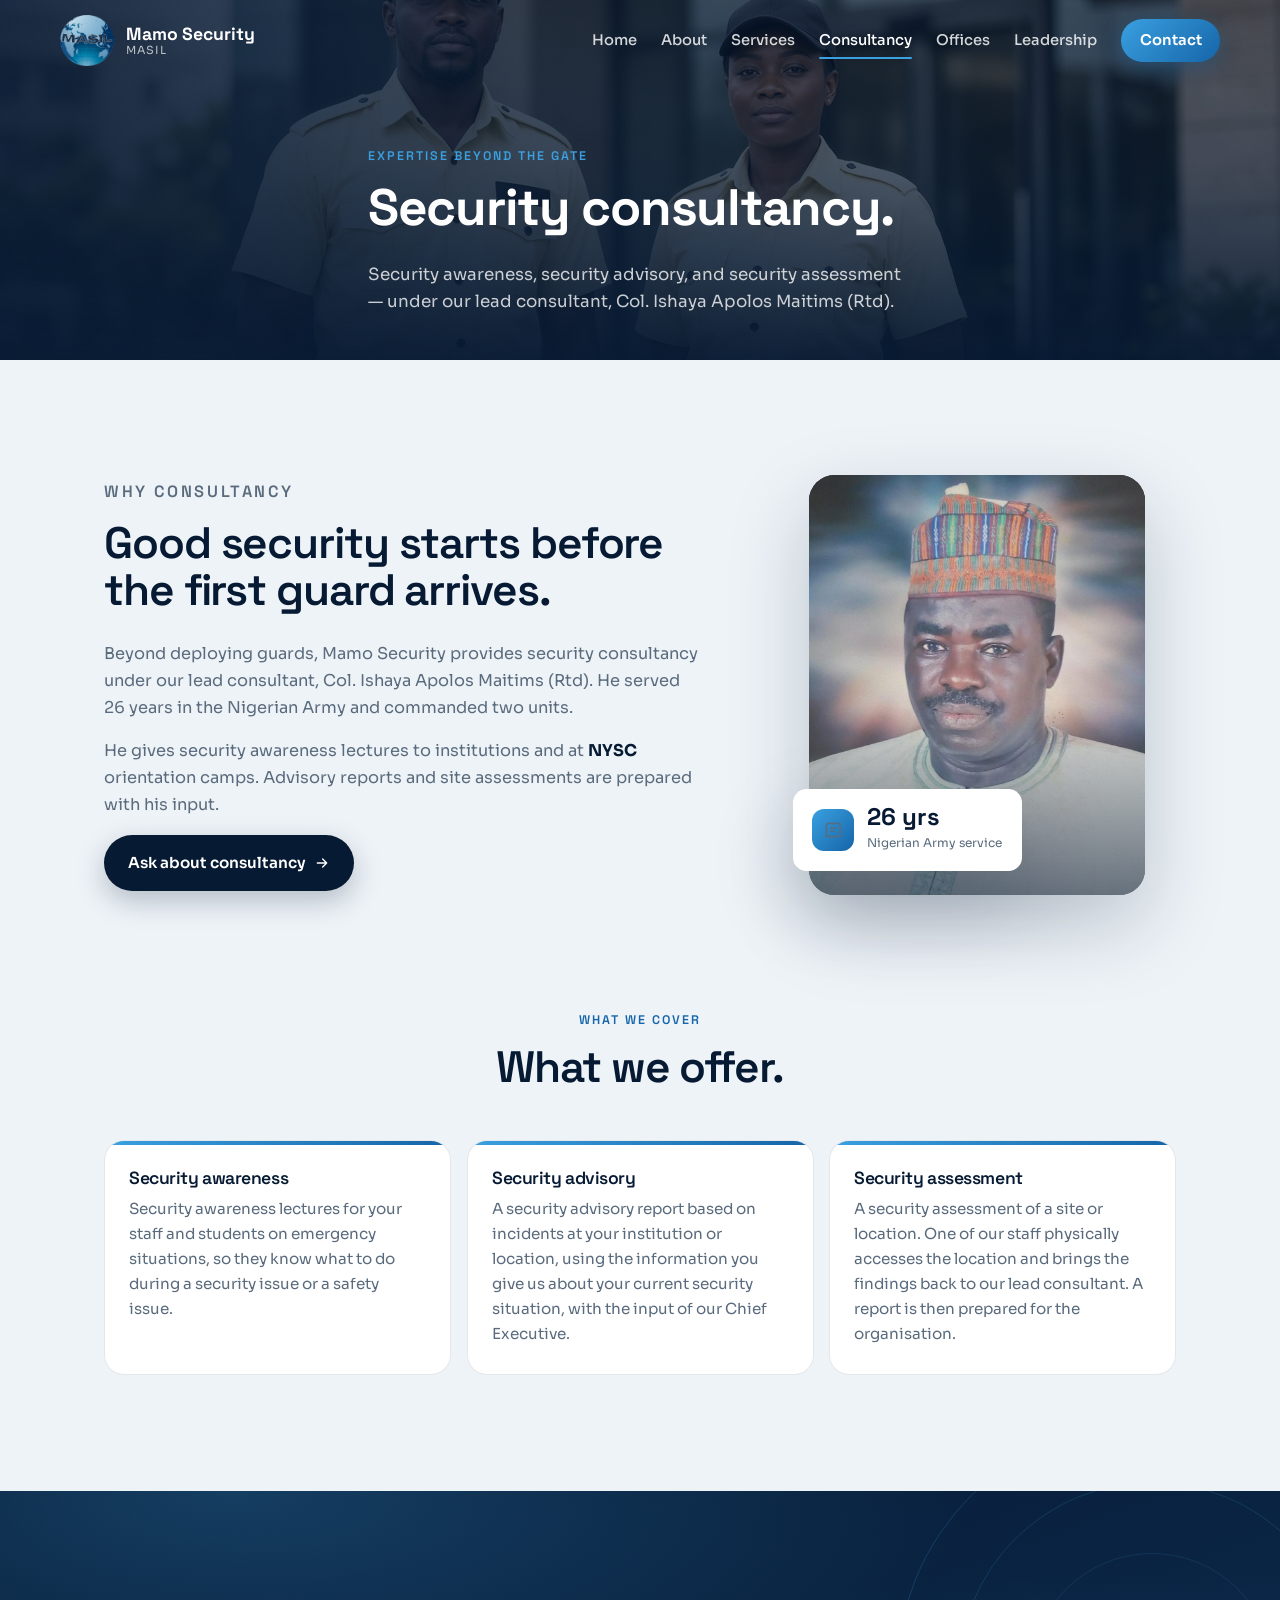
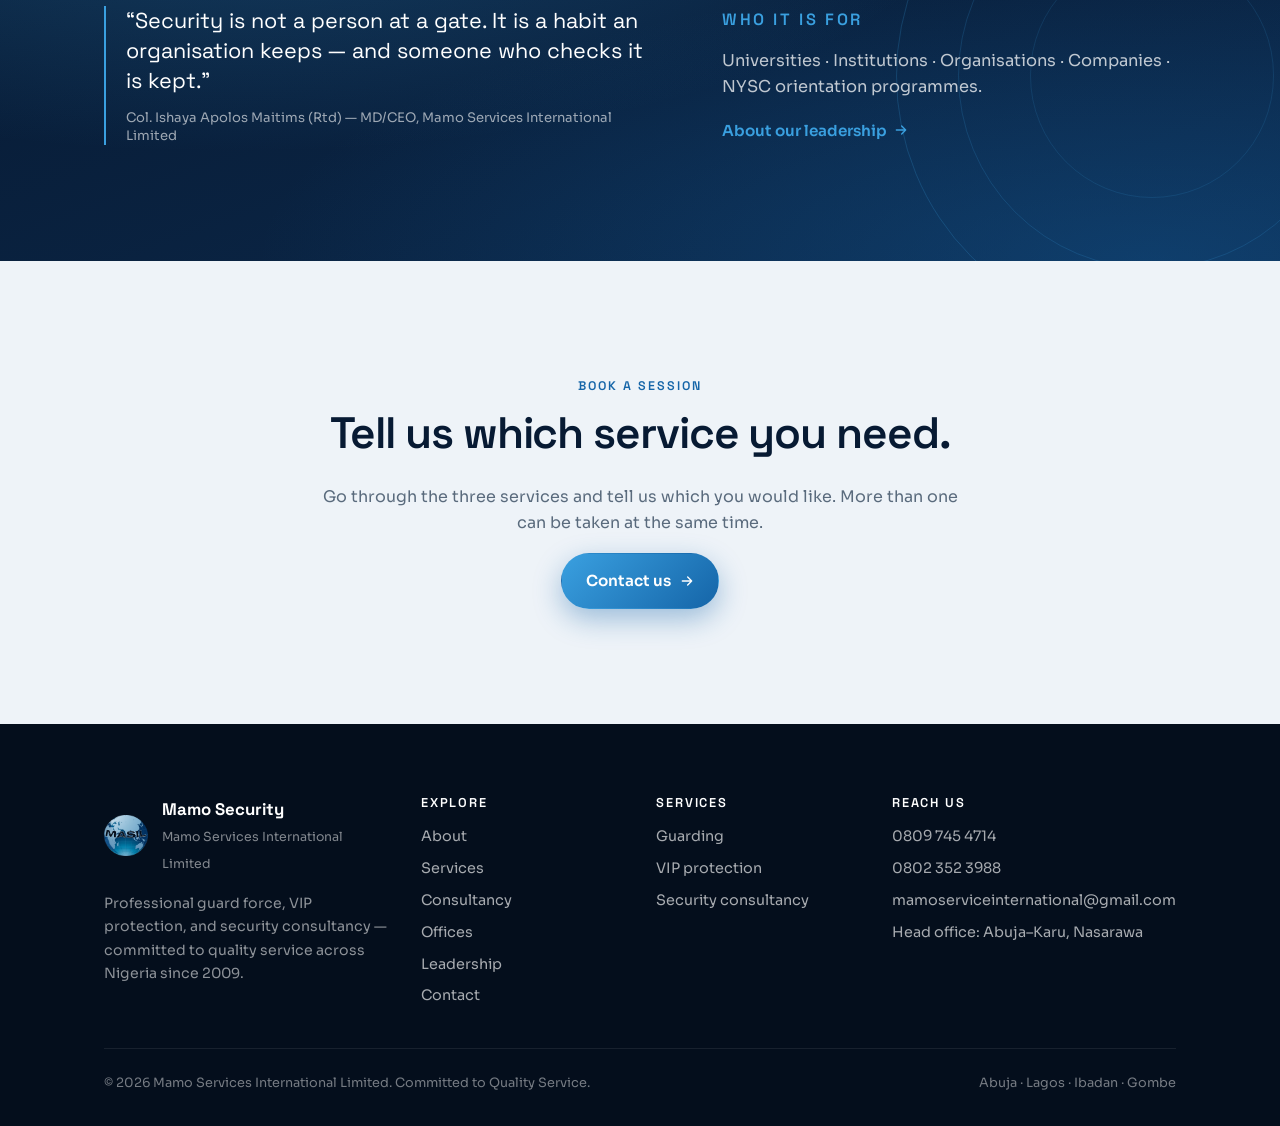
<file: consultancy.html>
<!DOCTYPE html>
<html lang="en">
<head>
  <meta charset="UTF-8" />
  <meta name="viewport" content="width=device-width, initial-scale=1.0" />
  <title>Consultancy | Mamo Security</title>
  <meta name="description" content="Security awareness, security advisory, and security assessment from Mamo Security — led by Col. Ishaya Apolos Maitims (Rtd)." />
  <link rel="preconnect" href="https://fonts.googleapis.com" />
  <link rel="preconnect" href="https://fonts.gstatic.com" crossorigin />
  <link href="https://fonts.googleapis.com/css2?family=Sora:wght@400;500;600;700&family=Space+Grotesk:wght@500;600;700&display=swap" rel="stylesheet" />
  <link rel="stylesheet" href="css/styles.css" />
</head>
<body>
  <a class="skip-link" href="#main">Skip to content</a>

  <header class="site-header">
    <div class="header-inner">
      <a class="brand" href="index.html">
        <img src="assets/logo-masil.png?v=4" alt="MASIL — Mamo Services International Limited" class="brand-logo" width="54" height="54" />
        <span class="brand-copy"><strong>Mamo Security</strong><span>MASIL</span></span>
      </a>
      <button class="nav-toggle" type="button" aria-expanded="false" aria-controls="site-nav" aria-label="Open menu"><span></span><span></span></button>
      <nav class="site-nav" id="site-nav" aria-label="Primary">
        <a href="index.html">Home</a>
        <a href="about.html">About</a>
        <a href="services.html">Services</a>
        <a href="consultancy.html">Consultancy</a>
        <a href="offices.html">Offices</a>
        <a href="leadership.html">Leadership</a>
        <a href="contact.html" class="nav-cta">Contact</a>
      </nav>
    </div>
  </header>

  <main id="main">
    <section class="page-hero">
      <div class="page-hero-bg" aria-hidden="true">
        <img src="assets/ai-hero-guards.png" alt="" />
      </div>
      <div class="container">        <p class="eyebrow">Expertise beyond the gate</p>
        <h1>Security consultancy.</h1>
        <p class="lead">Security awareness, security advisory, and security assessment — under our lead consultant, Col. Ishaya Apolos Maitims (Rtd).</p>
      </div>
    </section>

    <!-- Intro -->
    <section class="section">
      <div class="container">
        <div class="split">
          <div class="split-copy reveal">
            <p class="eyebrow">Why consultancy</p>
            <h2>Good security starts before the first guard arrives.</h2>
            <p>
              Beyond deploying guards, Mamo Security provides security consultancy under our lead consultant,
              Col. Ishaya Apolos Maitims (Rtd). He served 26 years in the Nigerian Army and commanded two units.
            </p>
            <p>
              He gives security awareness lectures to institutions and at <strong style="color: var(--navy)">NYSC</strong> orientation camps.
              Advisory reports and site assessments are prepared with his input.
            </p>
            <a class="btn btn-dark" href="contact.html">
              Ask about consultancy
              <svg viewBox="0 0 24 24" fill="none" stroke="currentColor" stroke-width="2" stroke-linecap="round" stroke-linejoin="round"><path d="M5 12h14M13 6l6 6-6 6"/></svg>
            </a>
          </div>
          <div class="split-media reveal-scale" style="--d: 120ms">
            <div class="media-frame portrait">
              <img src="assets/ceo-maitims.jpg" alt="Col. Ishaya Apolos Maitims (Rtd), MD/CEO" loading="lazy" />
            </div>
            <div class="float-card">
              <span class="float-icon" aria-hidden="true">
                <svg viewBox="0 0 24 24" fill="none" stroke="currentColor" stroke-width="1.8" stroke-linecap="round" stroke-linejoin="round"><path d="M4 19V6a2 2 0 0 1 2-2h12a2 2 0 0 1 2 2v13"/><path d="M4 19h16M9 9h6M9 13h4"/></svg>
              </span>
              <div>
                <strong>26 yrs</strong>
                <span>Nigerian Army service</span>
              </div>
            </div>
          </div>
        </div>
      </div>
    </section>

    <!-- What we assess -->
    <section class="section" style="padding-top: 0">
      <div class="container">
        <div class="section-head center reveal">
          <p class="eyebrow">What we cover</p>
          <h2>What we offer.</h2>
        </div>
        <div class="tri" data-stagger="110">
          <div>
            <h3>Security awareness</h3>
            <p>Security awareness lectures for your staff and students on emergency situations, so they know what to do during a security issue or a safety issue.</p>
          </div>
          <div>
            <h3>Security advisory</h3>
            <p>A security advisory report based on incidents at your institution or location, using the information you give us about your current security situation, with the input of our Chief Executive.</p>
          </div>
          <div>
            <h3>Security assessment</h3>
            <p>A security assessment of a site or location. One of our staff physically accesses the location and brings the findings back to our lead consultant. A report is then prepared for the organisation.</p>
          </div>
        </div>
      </div>
    </section>

    <!-- Quote band -->
    <section class="section band light">
      <div class="band-globe" aria-hidden="true"></div>
      <div class="container">
        <div class="band-inner">
          <blockquote class="quote reveal">
            “Security is not a person at a gate. It is a habit an organisation keeps — and someone who checks it is kept.”
            <small>Col. Ishaya Apolos Maitims (Rtd) — MD/CEO, Mamo Services International Limited</small>
          </blockquote>
          <div class="reveal" style="--d: 150ms">
            <p class="eyebrow">Who it is for</p>
            <p>Universities · Institutions · Organisations · Companies · NYSC orientation programmes.</p>
            <a class="link-arrow" href="leadership.html">
              About our leadership
              <svg viewBox="0 0 24 24" fill="none" stroke="currentColor" stroke-width="2" stroke-linecap="round" stroke-linejoin="round"><path d="M5 12h14M13 6l6 6-6 6"/></svg>
            </a>
          </div>
        </div>
      </div>
    </section>

    <!-- CTA -->
    <section class="section cta on-light">
      <div class="container">
        <div class="cta-inner reveal">
          <p class="eyebrow">Book a session</p>
          <h2>Tell us which service you need.</h2>
          <p>Go through the three services and tell us which you would like. More than one can be taken at the same time.</p>
          <div>
            <a class="btn btn-accent" href="contact.html">
              Contact us
              <svg viewBox="0 0 24 24" fill="none" stroke="currentColor" stroke-width="2" stroke-linecap="round" stroke-linejoin="round"><path d="M5 12h14M13 6l6 6-6 6"/></svg>
            </a>
          </div>
        </div>
      </div>
    </section>
  </main>

  <footer class="site-footer">
    <div class="container">
      <div class="footer-grid">
        <div>
          <a class="footer-brand" href="index.html">
            <img src="assets/logo-masil.png?v=4" alt="" width="44" height="44" />
            <div><strong>Mamo Security</strong><span>Mamo Services International Limited</span></div>
          </a>
          <p class="footer-blurb">Professional guard force, VIP protection, and security consultancy — committed to quality service across Nigeria since 2009.</p>
        </div>
        <div>
          <h4>Explore</h4>
          <ul class="footer-links">
            <li><a href="about.html">About</a></li>
            <li><a href="services.html">Services</a></li>
            <li><a href="consultancy.html">Consultancy</a></li>
            <li><a href="offices.html">Offices</a></li>
            <li><a href="leadership.html">Leadership</a></li>
            <li><a href="contact.html">Contact</a></li>
          </ul>
        </div>
        <div>
          <h4>Services</h4>
          <ul class="footer-links">
            <li><a href="services.html#guarding">Guarding</a></li>
            <li><a href="services.html#protection">VIP protection</a></li>
            <li><a href="consultancy.html">Security consultancy</a></li>
          </ul>
        </div>
        <div>
          <h4>Reach us</h4>
          <ul class="footer-links">
            <li><a href="tel:+2348097454714">0809 745 4714</a></li>
            <li><a href="tel:+2348023523988">0802 352 3988</a></li>
            <li><a href="mailto:mamoserviceinternational@gmail.com">mamoserviceinternational@gmail.com</a></li>
            <li>Head office: Abuja–Karu, Nasarawa</li>
          </ul>
        </div>
      </div>
      <div class="footer-meta">
        <span>© <span data-year></span> Mamo Services International Limited. Committed to Quality Service.</span>
        <span>Abuja · Lagos · Ibadan · Gombe</span>
      </div>
    </div>
  </footer>

  <script src="js/main.js"></script>
</body>
</html>
</file>
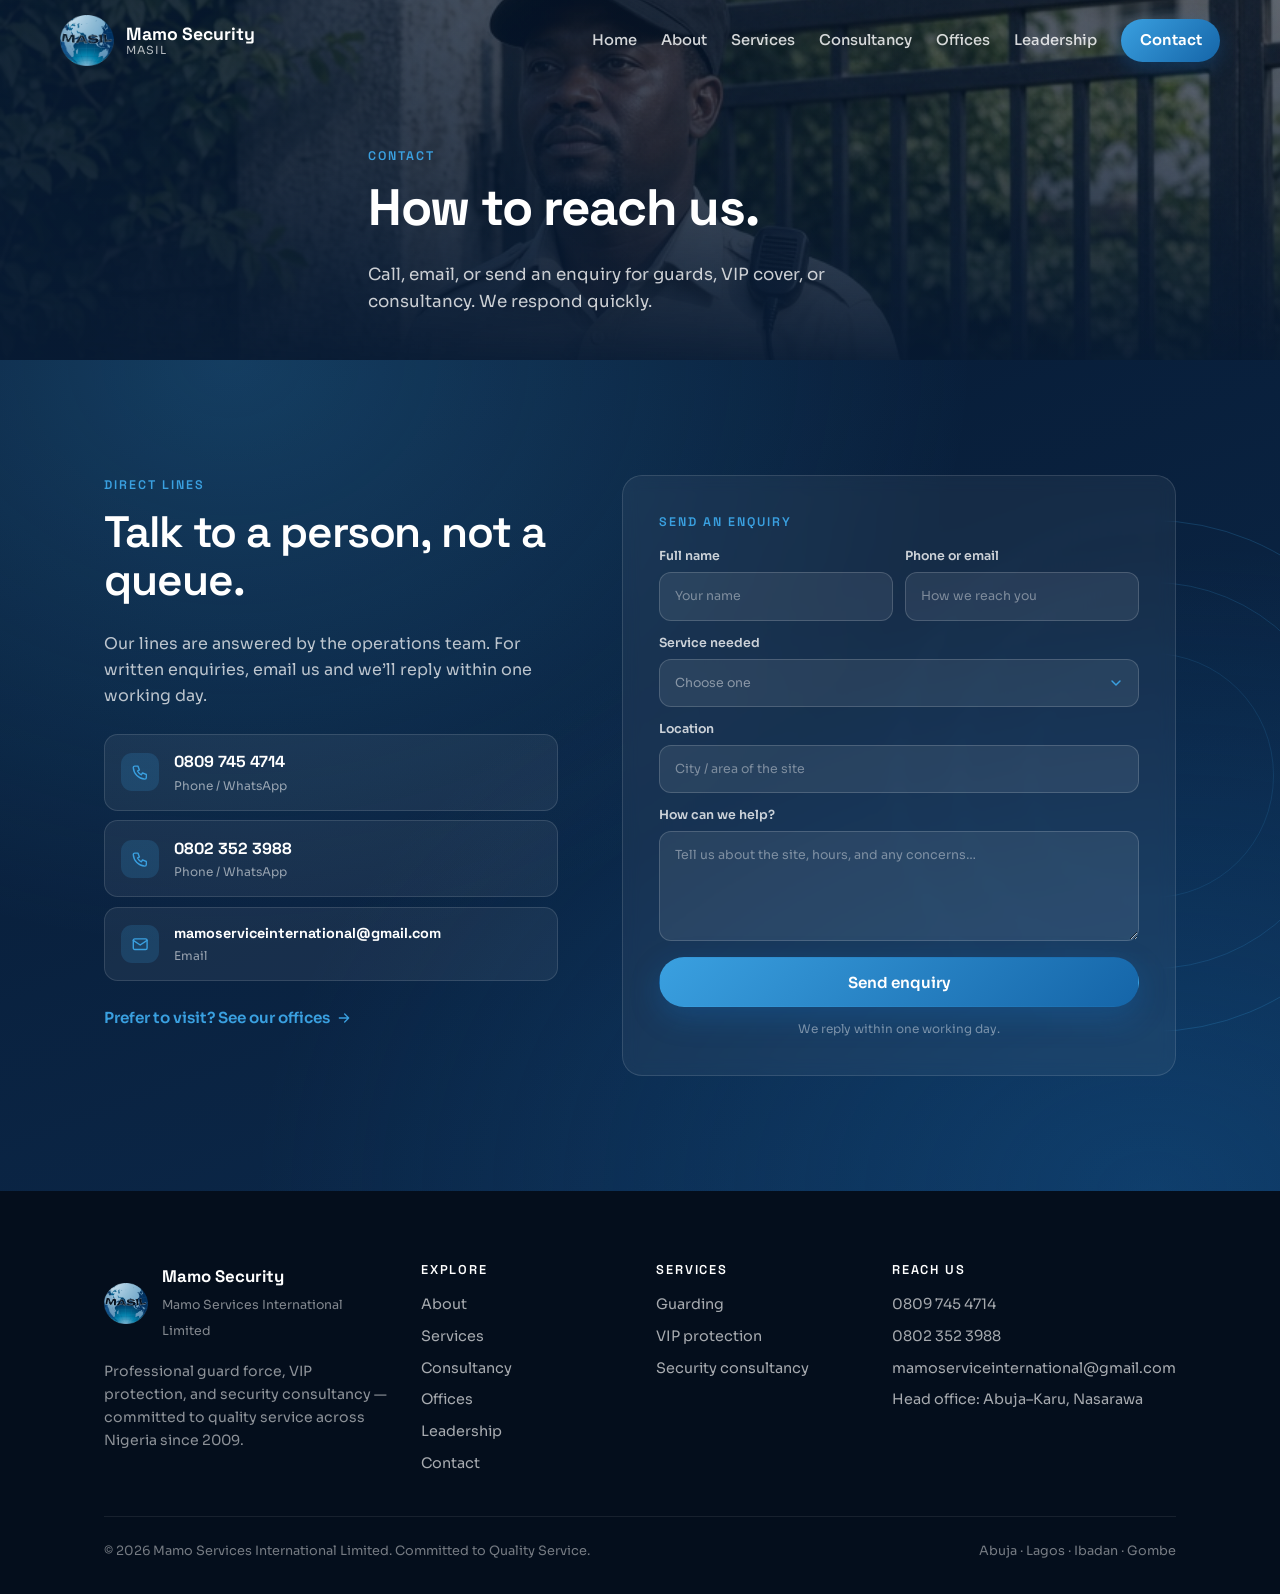
<file: contact.html>
<!DOCTYPE html>
<html lang="en">
<head>
  <meta charset="UTF-8" />
  <meta name="viewport" content="width=device-width, initial-scale=1.0" />
  <title>Contact | Mamo Security</title>
  <meta name="description" content="Contact Mamo Security — call, email, or send an enquiry for guards, VIP cover, or consultancy." />
  <link rel="preconnect" href="https://fonts.googleapis.com" />
  <link rel="preconnect" href="https://fonts.gstatic.com" crossorigin />
  <link href="https://fonts.googleapis.com/css2?family=Sora:wght@400;500;600;700&family=Space+Grotesk:wght@500;600;700&display=swap" rel="stylesheet" />
  <link rel="stylesheet" href="css/styles.css" />
</head>
<body>
  <a class="skip-link" href="#main">Skip to content</a>

  <header class="site-header">
    <div class="header-inner">
      <a class="brand" href="index.html">
        <img src="assets/logo-masil.png?v=4" alt="MASIL — Mamo Services International Limited" class="brand-logo" width="54" height="54" />
        <span class="brand-copy"><strong>Mamo Security</strong><span>MASIL</span></span>
      </a>
      <button class="nav-toggle" type="button" aria-expanded="false" aria-controls="site-nav" aria-label="Open menu"><span></span><span></span></button>
      <nav class="site-nav" id="site-nav" aria-label="Primary">
        <a href="index.html">Home</a>
        <a href="about.html">About</a>
        <a href="services.html">Services</a>
        <a href="consultancy.html">Consultancy</a>
        <a href="offices.html">Offices</a>
        <a href="leadership.html">Leadership</a>
        <a href="contact.html" class="nav-cta">Contact</a>
      </nav>
    </div>
  </header>

  <main id="main">
    <section class="page-hero">
      <div class="page-hero-bg" aria-hidden="true">
        <img src="assets/ai-guard-solo.png" alt="" style="object-position: center 20%" />
      </div>
      <div class="container">        <p class="eyebrow">Contact</p>
        <h1>How to reach us.</h1>
        <p class="lead">Call, email, or send an enquiry for guards, VIP cover, or consultancy. We respond quickly.</p>
      </div>
    </section>

    <!-- Contact band -->
    <section class="section band light">
      <div class="band-globe" aria-hidden="true"></div>
      <div class="container">
        <div class="contact-grid">
          <div class="reveal">
            <p class="eyebrow">Direct lines</p>
            <h2>Talk to a person, not a queue.</h2>
            <p class="muted">Our lines are answered by the operations team. For written enquiries, email us and we’ll reply within one working day.</p>
            <ul class="reach">
              <li>
                <a href="tel:+2348097454714">
                  <span class="ico" aria-hidden="true">
                    <svg viewBox="0 0 24 24" fill="none" stroke="currentColor" stroke-width="1.8" stroke-linecap="round" stroke-linejoin="round"><path d="M5 4h4l2 5-2.5 1.5a11 11 0 0 0 5 5L15 13l5 2v4a2 2 0 0 1-2 2A16 16 0 0 1 3 6a2 2 0 0 1 2-2z"/></svg>
                  </span>
                  <span><strong>0809 745 4714</strong><span>Phone / WhatsApp</span></span>
                </a>
              </li>
              <li>
                <a href="tel:+2348023523988">
                  <span class="ico" aria-hidden="true">
                    <svg viewBox="0 0 24 24" fill="none" stroke="currentColor" stroke-width="1.8" stroke-linecap="round" stroke-linejoin="round"><path d="M5 4h4l2 5-2.5 1.5a11 11 0 0 0 5 5L15 13l5 2v4a2 2 0 0 1-2 2A16 16 0 0 1 3 6a2 2 0 0 1 2-2z"/></svg>
                  </span>
                  <span><strong>0802 352 3988</strong><span>Phone / WhatsApp</span></span>
                </a>
              </li>
              <li>
                <a href="mailto:mamoserviceinternational@gmail.com">
                  <span class="ico" aria-hidden="true">
                    <svg viewBox="0 0 24 24" fill="none" stroke="currentColor" stroke-width="1.8" stroke-linecap="round" stroke-linejoin="round"><rect x="3" y="5" width="18" height="14" rx="2"/><path d="M3 7l9 6 9-6"/></svg>
                  </span>
                  <span><strong style="font-size: .9rem; word-break: break-all">mamoserviceinternational@gmail.com</strong><span>Email</span></span>
                </a>
              </li>
            </ul>
            <a class="link-arrow" href="offices.html">
              Prefer to visit? See our offices
              <svg viewBox="0 0 24 24" fill="none" stroke="currentColor" stroke-width="2" stroke-linecap="round" stroke-linejoin="round"><path d="M5 12h14M13 6l6 6-6 6"/></svg>
            </a>
          </div>

          <div class="form-card reveal" style="--d: 140ms">
            <p class="eyebrow">Send an enquiry</p>
            <form class="form" action="#" method="post">
              <div class="form-row">
                <label>Full name<input type="text" name="name" required autocomplete="name" placeholder="Your name" /></label>
                <label>Phone or email<input type="text" name="contact" required placeholder="How we reach you" /></label>
              </div>
              <label>Service needed
                <select name="service" required>
                  <option value="" selected disabled>Choose one</option>
                  <option>Residential / home guards</option>
                  <option>Business / organisation guards</option>
                  <option>Event security</option>
                  <option>VIP / close protection</option>
                  <option>Security awareness</option>
                  <option>Security advisory</option>
                  <option>Security assessment</option>
                  <option>Other</option>
                </select>
              </label>
              <label>Location<input type="text" name="location" placeholder="City / area of the site" /></label>
              <label>How can we help?<textarea name="message" rows="4" required placeholder="Tell us about the site, hours, and any concerns…"></textarea></label>
              <button class="btn btn-accent" type="submit">Send enquiry</button>
              <p class="form-note">We reply within one working day.</p>
            </form>
          </div>
        </div>
      </div>
    </section>
  </main>

  <footer class="site-footer">
    <div class="container">
      <div class="footer-grid">
        <div>
          <a class="footer-brand" href="index.html">
            <img src="assets/logo-masil.png?v=4" alt="" width="44" height="44" />
            <div><strong>Mamo Security</strong><span>Mamo Services International Limited</span></div>
          </a>
          <p class="footer-blurb">Professional guard force, VIP protection, and security consultancy — committed to quality service across Nigeria since 2009.</p>
        </div>
        <div>
          <h4>Explore</h4>
          <ul class="footer-links">
            <li><a href="about.html">About</a></li>
            <li><a href="services.html">Services</a></li>
            <li><a href="consultancy.html">Consultancy</a></li>
            <li><a href="offices.html">Offices</a></li>
            <li><a href="leadership.html">Leadership</a></li>
            <li><a href="contact.html">Contact</a></li>
          </ul>
        </div>
        <div>
          <h4>Services</h4>
          <ul class="footer-links">
            <li><a href="services.html#guarding">Guarding</a></li>
            <li><a href="services.html#protection">VIP protection</a></li>
            <li><a href="consultancy.html">Security consultancy</a></li>
          </ul>
        </div>
        <div>
          <h4>Reach us</h4>
          <ul class="footer-links">
            <li><a href="tel:+2348097454714">0809 745 4714</a></li>
            <li><a href="tel:+2348023523988">0802 352 3988</a></li>
            <li><a href="mailto:mamoserviceinternational@gmail.com">mamoserviceinternational@gmail.com</a></li>
            <li>Head office: Abuja–Karu, Nasarawa</li>
          </ul>
        </div>
      </div>
      <div class="footer-meta">
        <span>© <span data-year></span> Mamo Services International Limited. Committed to Quality Service.</span>
        <span>Abuja · Lagos · Ibadan · Gombe</span>
      </div>
    </div>
  </footer>

  <script src="js/main.js"></script>
</body>
</html>
</file>
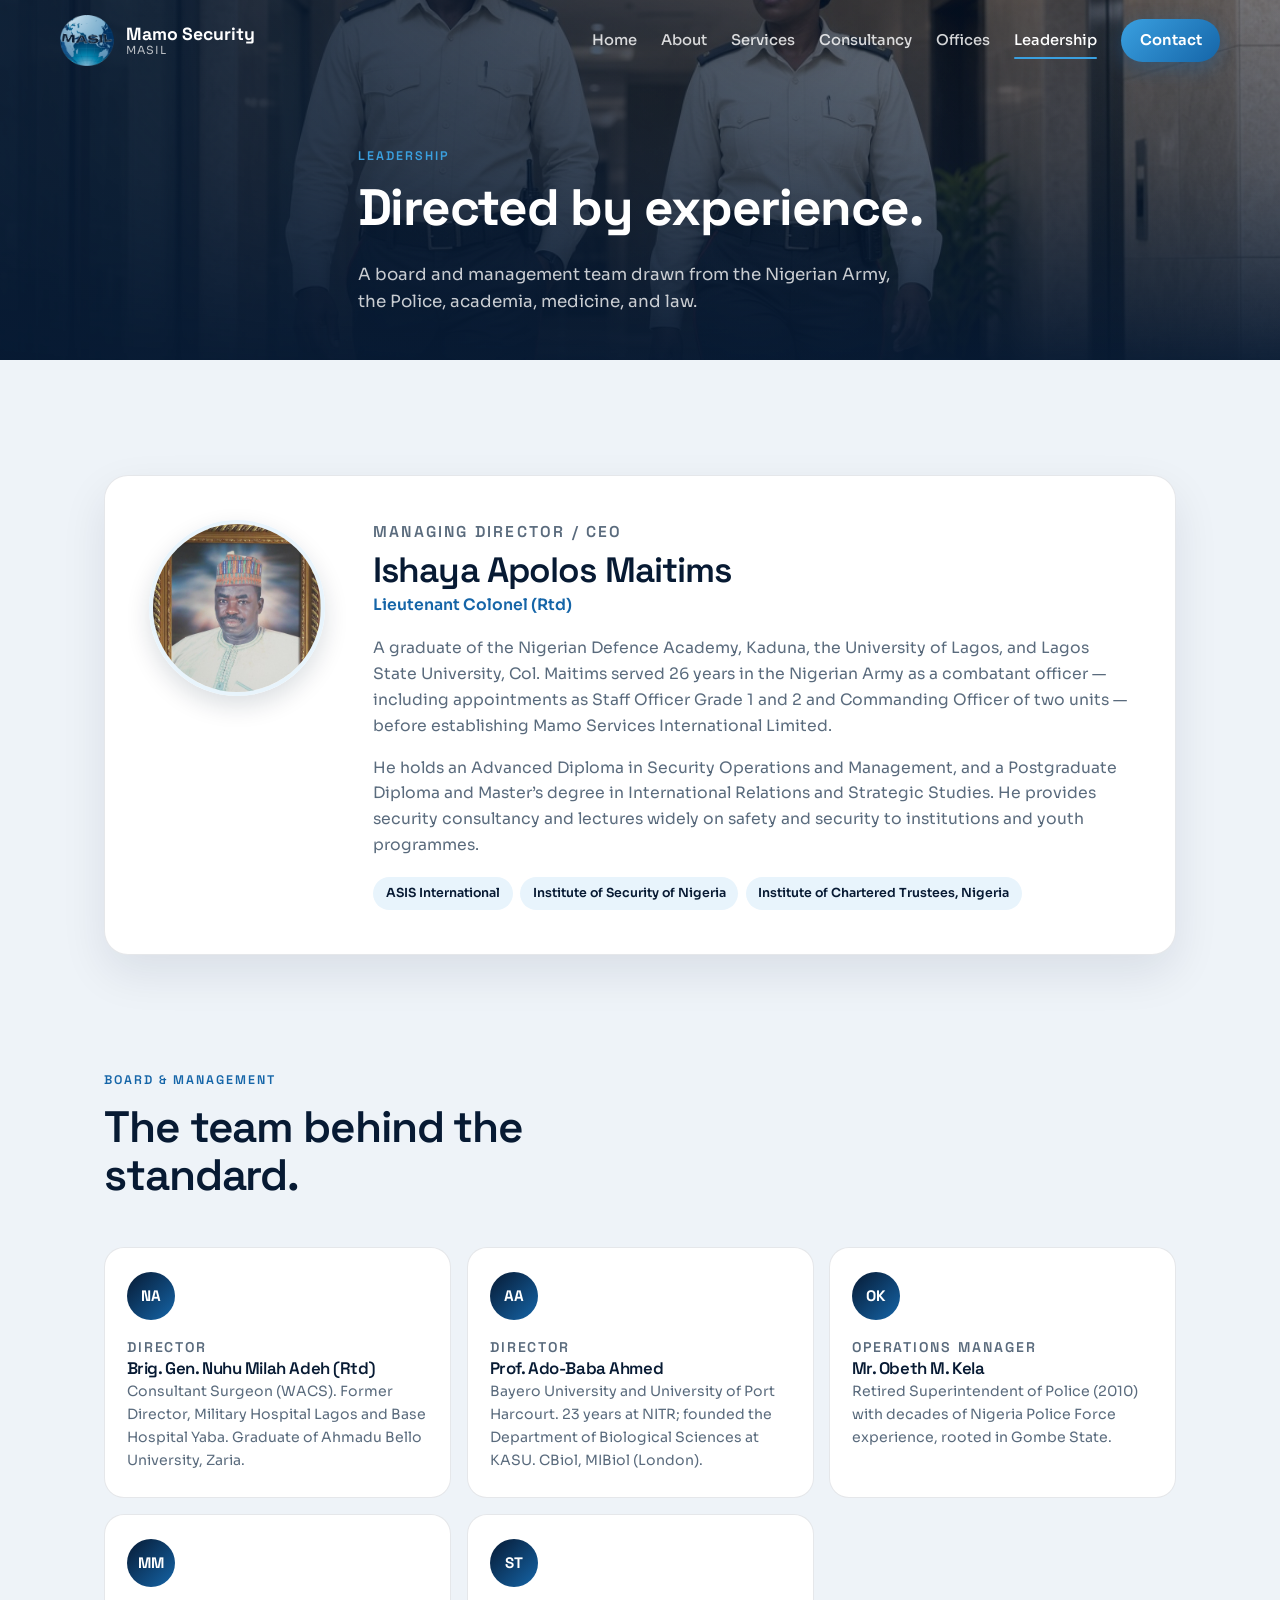
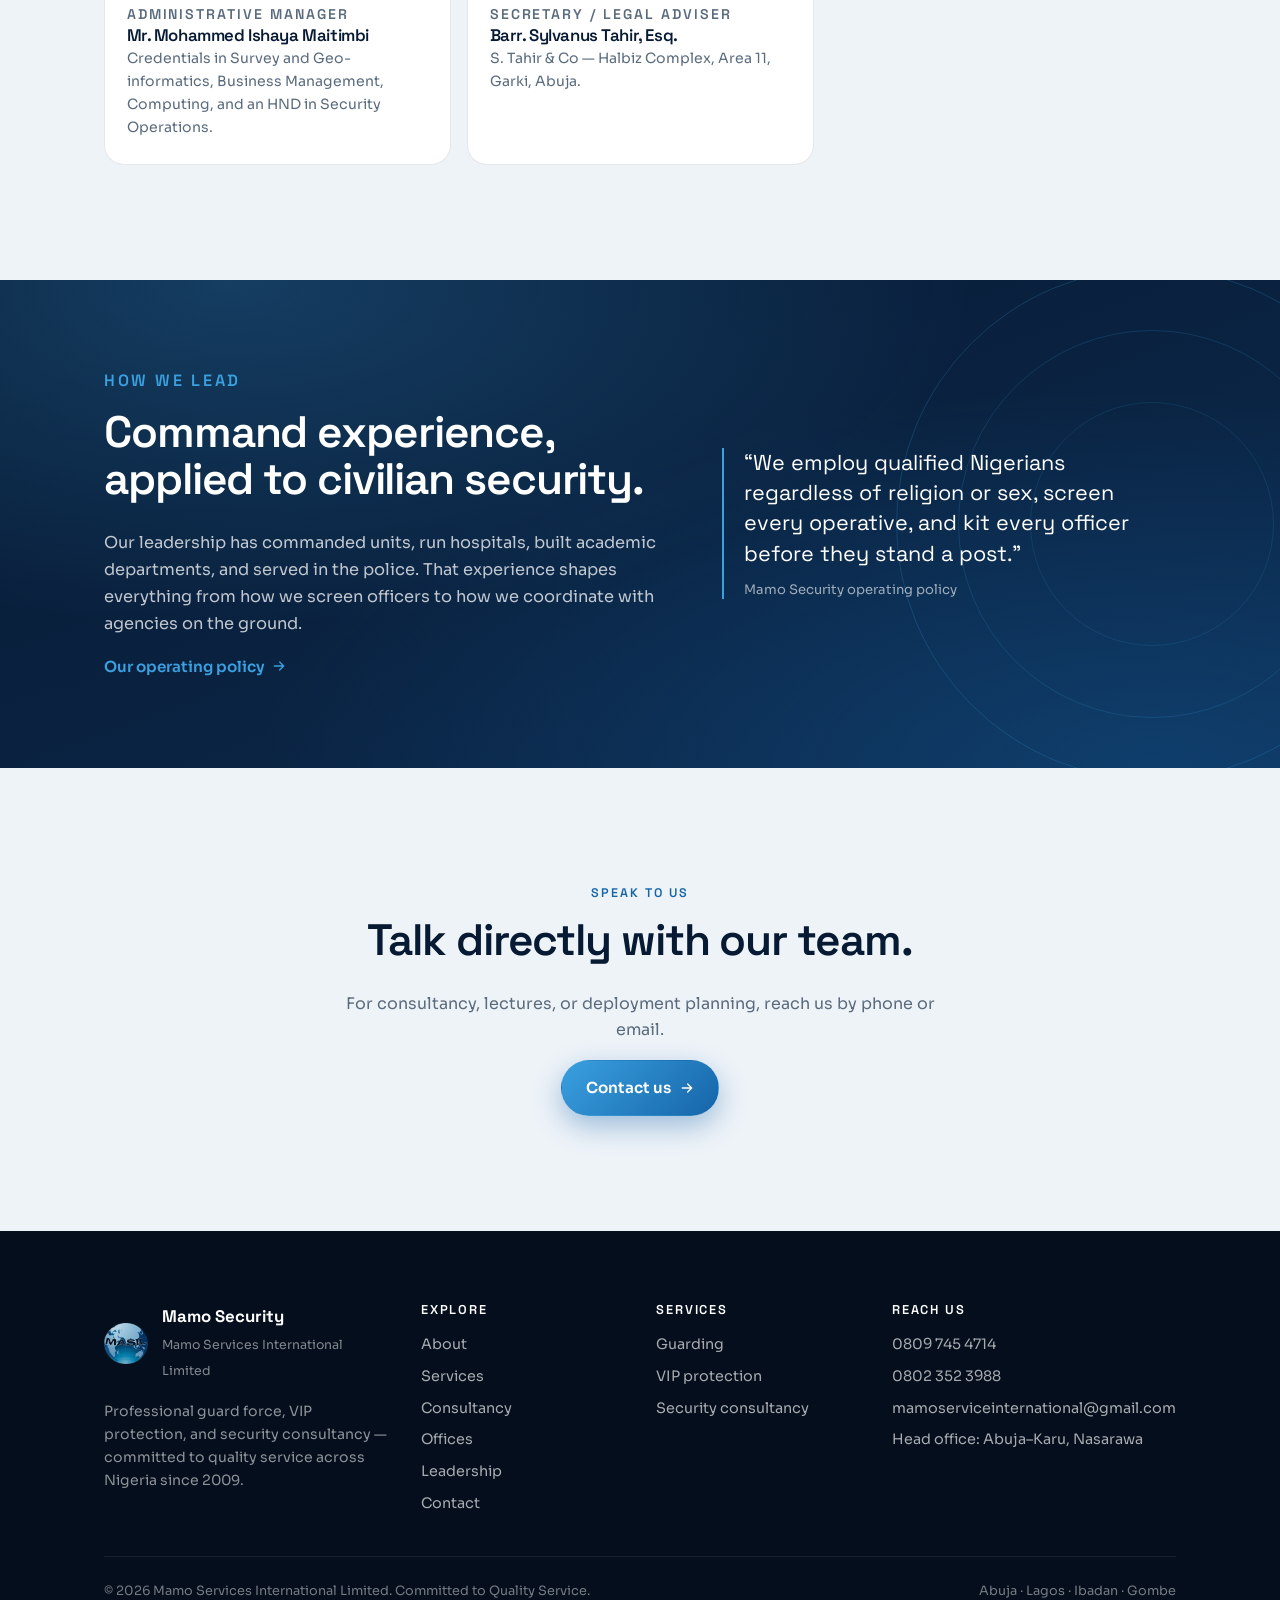
<file: leadership.html>
<!DOCTYPE html>
<html lang="en">
<head>
  <meta charset="UTF-8" />
  <meta name="viewport" content="width=device-width, initial-scale=1.0" />
  <title>Leadership | Mamo Security</title>
  <meta name="description" content="The leadership of Mamo Security — led by Col. Ishaya Apolos Maitims (Rtd), with a board and management team drawn from the military, police, academia, and law." />
  <link rel="preconnect" href="https://fonts.googleapis.com" />
  <link rel="preconnect" href="https://fonts.gstatic.com" crossorigin />
  <link href="https://fonts.googleapis.com/css2?family=Sora:wght@400;500;600;700&family=Space+Grotesk:wght@500;600;700&display=swap" rel="stylesheet" />
  <link rel="stylesheet" href="css/styles.css" />
</head>
<body>
  <a class="skip-link" href="#main">Skip to content</a>

  <header class="site-header">
    <div class="header-inner">
      <a class="brand" href="index.html">
        <img src="assets/logo-masil.png?v=4" alt="MASIL — Mamo Services International Limited" class="brand-logo" width="54" height="54" />
        <span class="brand-copy"><strong>Mamo Security</strong><span>MASIL</span></span>
      </a>
      <button class="nav-toggle" type="button" aria-expanded="false" aria-controls="site-nav" aria-label="Open menu"><span></span><span></span></button>
      <nav class="site-nav" id="site-nav" aria-label="Primary">
        <a href="index.html">Home</a>
        <a href="about.html">About</a>
        <a href="services.html">Services</a>
        <a href="consultancy.html">Consultancy</a>
        <a href="offices.html">Offices</a>
        <a href="leadership.html">Leadership</a>
        <a href="contact.html" class="nav-cta">Contact</a>
      </nav>
    </div>
  </header>

  <main id="main">
    <section class="page-hero">
      <div class="page-hero-bg" aria-hidden="true">
        <img src="assets/ai-guards-indoor.png" alt="" />
      </div>
      <div class="container">        <p class="eyebrow">Leadership</p>
        <h1>Directed by experience.</h1>
        <p class="lead">A board and management team drawn from the Nigerian Army, the Police, academia, medicine, and law.</p>
      </div>
    </section>

    <!-- CEO -->
    <section class="section">
      <div class="container">
        <div class="ceo-feature reveal-scale">
          <div class="avatar lg">
            <img src="assets/ceo-maitims.jpg" alt="Ishaya Apolos Maitims, MD/CEO of Mamo Services International Limited" />
          </div>
          <div>
            <p class="role">Managing Director / CEO</p>
            <h2>Ishaya Apolos Maitims</h2>
            <p class="sub">Lieutenant Colonel (Rtd)</p>
            <p>
              A graduate of the Nigerian Defence Academy, Kaduna, the University of Lagos, and Lagos State University,
              Col. Maitims served 26 years in the Nigerian Army as a combatant officer — including appointments as
              Staff Officer Grade 1 and 2 and Commanding Officer of two units — before establishing Mamo Services International Limited.
            </p>
            <p>
              He holds an Advanced Diploma in Security Operations and Management, and a Postgraduate Diploma and Master’s
              degree in International Relations and Strategic Studies. He provides security consultancy and lectures widely
              on safety and security to institutions and youth programmes.
            </p>
            <ul class="credentials" aria-label="Memberships">
              <li>ASIS International</li>
              <li>Institute of Security of Nigeria</li>
              <li>Institute of Chartered Trustees, Nigeria</li>
            </ul>
          </div>
        </div>
      </div>
    </section>

    <!-- Board & management -->
    <section class="section" style="padding-top: 0">
      <div class="container">
        <div class="section-head reveal">
          <p class="eyebrow">Board &amp; management</p>
          <h2>The team behind the standard.</h2>
        </div>
        <ul class="team" data-stagger="100">
          <li>
            <span class="initials" aria-hidden="true">NA</span>
            <p class="role">Director</p>
            <h3>Brig. Gen. Nuhu Milah Adeh (Rtd)</h3>
            <p>Consultant Surgeon (WACS). Former Director, Military Hospital Lagos and Base Hospital Yaba. Graduate of Ahmadu Bello University, Zaria.</p>
          </li>
          <li>
            <span class="initials" aria-hidden="true">AA</span>
            <p class="role">Director</p>
            <h3>Prof. Ado-Baba Ahmed</h3>
            <p>Bayero University and University of Port Harcourt. 23 years at NITR; founded the Department of Biological Sciences at KASU. CBiol, MIBiol (London).</p>
          </li>
          <li>
            <span class="initials" aria-hidden="true">OK</span>
            <p class="role">Operations Manager</p>
            <h3>Mr. Obeth M. Kela</h3>
            <p>Retired Superintendent of Police (2010) with decades of Nigeria Police Force experience, rooted in Gombe State.</p>
          </li>
          <li>
            <span class="initials" aria-hidden="true">MM</span>
            <p class="role">Administrative Manager</p>
            <h3>Mr. Mohammed Ishaya Maitimbi</h3>
            <p>Credentials in Survey and Geo-informatics, Business Management, Computing, and an HND in Security Operations.</p>
          </li>
          <li>
            <span class="initials" aria-hidden="true">ST</span>
            <p class="role">Secretary / Legal Adviser</p>
            <h3>Barr. Sylvanus Tahir, Esq.</h3>
            <p>S. Tahir &amp; Co — Halbiz Complex, Area 11, Garki, Abuja.</p>
          </li>
        </ul>
      </div>
    </section>

    <!-- Principles band -->
    <section class="section band light" style="padding-top: clamp(3.5rem, 7vw, 5.5rem); padding-bottom: clamp(3.5rem, 7vw, 5.5rem)">
      <div class="band-globe" aria-hidden="true"></div>
      <div class="container">
        <div class="band-inner">
          <div class="reveal">
            <p class="eyebrow">How we lead</p>
            <h2>Command experience, applied to civilian security.</h2>
            <p>
              Our leadership has commanded units, run hospitals, built academic departments, and served in the police.
              That experience shapes everything from how we screen officers to how we coordinate with agencies on the ground.
            </p>
            <a class="link-arrow" href="about.html#policy">
              Our operating policy
              <svg viewBox="0 0 24 24" fill="none" stroke="currentColor" stroke-width="2" stroke-linecap="round" stroke-linejoin="round"><path d="M5 12h14M13 6l6 6-6 6"/></svg>
            </a>
          </div>
          <blockquote class="quote reveal" style="--d: 150ms">
            “We employ qualified Nigerians regardless of religion or sex, screen every operative, and kit every officer before they stand a post.”
            <small>Mamo Security operating policy</small>
          </blockquote>
        </div>
      </div>
    </section>

    <!-- CTA -->
    <section class="section cta on-light">
      <div class="container">
        <div class="cta-inner reveal">
          <p class="eyebrow">Speak to us</p>
          <h2>Talk directly with our team.</h2>
          <p>For consultancy, lectures, or deployment planning, reach us by phone or email.</p>
          <div>
            <a class="btn btn-accent" href="contact.html">
              Contact us
              <svg viewBox="0 0 24 24" fill="none" stroke="currentColor" stroke-width="2" stroke-linecap="round" stroke-linejoin="round"><path d="M5 12h14M13 6l6 6-6 6"/></svg>
            </a>
          </div>
        </div>
      </div>
    </section>
  </main>

  <footer class="site-footer">
    <div class="container">
      <div class="footer-grid">
        <div>
          <a class="footer-brand" href="index.html">
            <img src="assets/logo-masil.png?v=4" alt="" width="44" height="44" />
            <div><strong>Mamo Security</strong><span>Mamo Services International Limited</span></div>
          </a>
          <p class="footer-blurb">Professional guard force, VIP protection, and security consultancy — committed to quality service across Nigeria since 2009.</p>
        </div>
        <div>
          <h4>Explore</h4>
          <ul class="footer-links">
            <li><a href="about.html">About</a></li>
            <li><a href="services.html">Services</a></li>
            <li><a href="consultancy.html">Consultancy</a></li>
            <li><a href="offices.html">Offices</a></li>
            <li><a href="leadership.html">Leadership</a></li>
            <li><a href="contact.html">Contact</a></li>
          </ul>
        </div>
        <div>
          <h4>Services</h4>
          <ul class="footer-links">
            <li><a href="services.html#guarding">Guarding</a></li>
            <li><a href="services.html#protection">VIP protection</a></li>
            <li><a href="consultancy.html">Security consultancy</a></li>
          </ul>
        </div>
        <div>
          <h4>Reach us</h4>
          <ul class="footer-links">
            <li><a href="tel:+2348097454714">0809 745 4714</a></li>
            <li><a href="tel:+2348023523988">0802 352 3988</a></li>
            <li><a href="mailto:mamoserviceinternational@gmail.com">mamoserviceinternational@gmail.com</a></li>
            <li>Head office: Abuja–Karu, Nasarawa</li>
          </ul>
        </div>
      </div>
      <div class="footer-meta">
        <span>© <span data-year></span> Mamo Services International Limited. Committed to Quality Service.</span>
        <span>Abuja · Lagos · Ibadan · Gombe</span>
      </div>
    </div>
  </footer>

  <script src="js/main.js"></script>
</body>
</html>
</file>
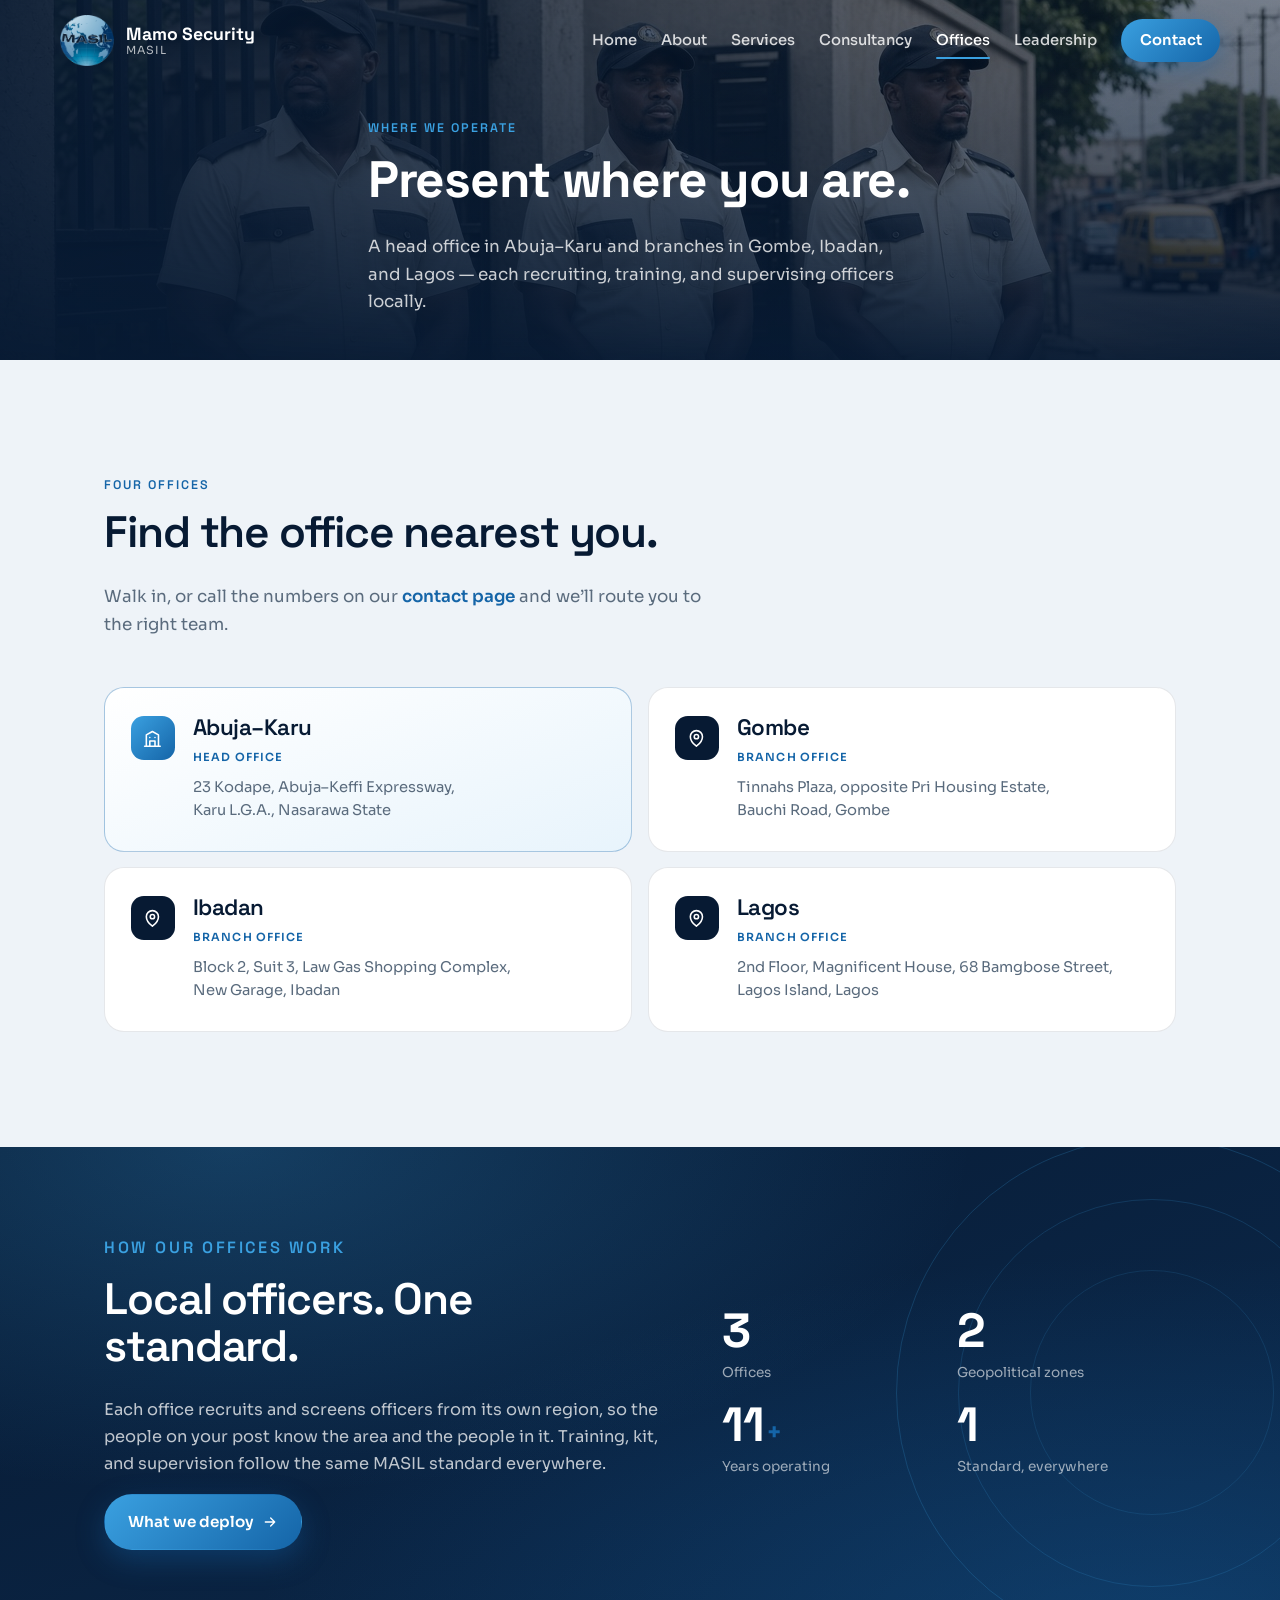
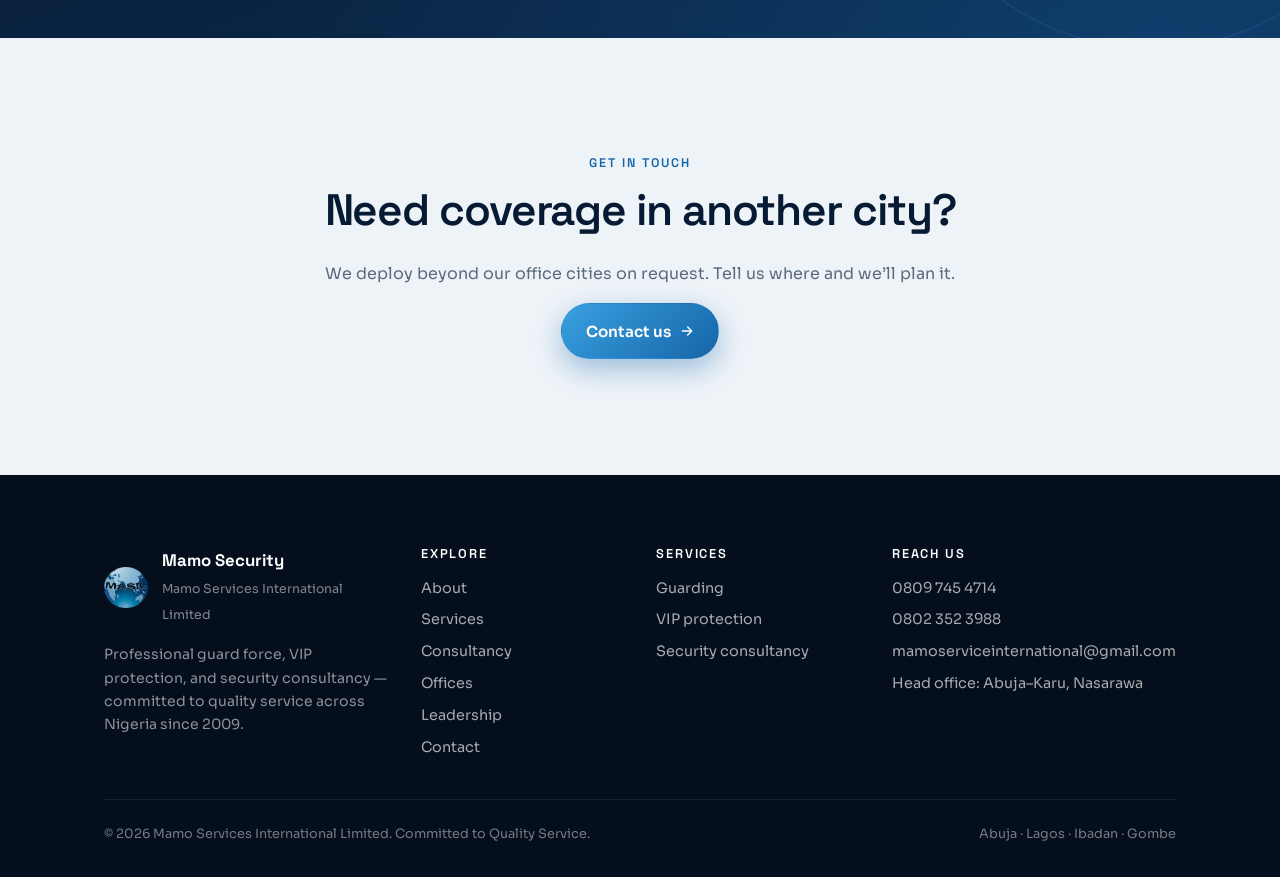
<file: offices.html>
<!DOCTYPE html>
<html lang="en">
<head>
  <meta charset="UTF-8" />
  <meta name="viewport" content="width=device-width, initial-scale=1.0" />
  <title>Offices | Mamo Security</title>
  <meta name="description" content="Mamo Security offices — head office in Abuja–Karu with branches in Gombe, Ibadan, and Lagos Island." />
  <link rel="preconnect" href="https://fonts.googleapis.com" />
  <link rel="preconnect" href="https://fonts.gstatic.com" crossorigin />
  <link href="https://fonts.googleapis.com/css2?family=Sora:wght@400;500;600;700&family=Space+Grotesk:wght@500;600;700&display=swap" rel="stylesheet" />
  <link rel="stylesheet" href="css/styles.css" />
</head>
<body>
  <a class="skip-link" href="#main">Skip to content</a>

  <header class="site-header">
    <div class="header-inner">
      <a class="brand" href="index.html">
        <img src="assets/logo-masil.png?v=4" alt="MASIL — Mamo Services International Limited" class="brand-logo" width="54" height="54" />
        <span class="brand-copy"><strong>Mamo Security</strong><span>MASIL</span></span>
      </a>
      <button class="nav-toggle" type="button" aria-expanded="false" aria-controls="site-nav" aria-label="Open menu"><span></span><span></span></button>
      <nav class="site-nav" id="site-nav" aria-label="Primary">
        <a href="index.html">Home</a>
        <a href="about.html">About</a>
        <a href="services.html">Services</a>
        <a href="consultancy.html">Consultancy</a>
        <a href="offices.html">Offices</a>
        <a href="leadership.html">Leadership</a>
        <a href="contact.html" class="nav-cta">Contact</a>
      </nav>
    </div>
  </header>

  <main id="main">
    <section class="page-hero">
      <div class="page-hero-bg" aria-hidden="true">
        <img src="assets/ai-guards-team.png" alt="" />
      </div>
      <div class="container">        <p class="eyebrow">Where we operate</p>
        <h1>Present where you are.</h1>
        <p class="lead">A head office in Abuja–Karu and branches in Gombe, Ibadan, and Lagos — each recruiting, training, and supervising officers locally.</p>
      </div>
    </section>

    <!-- Offices -->
    <section class="section">
      <div class="container">
        <div class="section-head reveal">
          <p class="eyebrow">Four offices</p>
          <h2>Find the office nearest you.</h2>
          <p class="lead">Walk in, or call the numbers on our <a href="contact.html" style="color: var(--ocean); font-weight: 600">contact page</a> and we’ll route you to the right team.</p>
        </div>

        <div class="office-grid" data-stagger="110">
          <article class="office hq">
            <span class="pin" aria-hidden="true">
              <svg viewBox="0 0 24 24" fill="none" stroke="currentColor" stroke-width="1.8" stroke-linecap="round" stroke-linejoin="round"><path d="M3 21h18M5 21V8l7-4 7 4v13"/><path d="M9 21v-6h6v6M9 11h.01M15 11h.01"/></svg>
            </span>
            <div>
              <h3>Abuja–Karu</h3>
              <span class="tag">Head office</span>
              <address>23 Kodape, Abuja–Keffi Expressway,<br />Karu L.G.A., Nasarawa State</address>
            </div>
          </article>

          <article class="office">
            <span class="pin" aria-hidden="true">
              <svg viewBox="0 0 24 24" fill="none" stroke="currentColor" stroke-width="1.8" stroke-linecap="round" stroke-linejoin="round"><path d="M12 21s7-5.2 7-11a7 7 0 1 0-14 0c0 5.8 7 11 7 11z"/><circle cx="12" cy="10" r="2.5"/></svg>
            </span>
            <div>
              <h3>Gombe</h3>
              <span class="tag">Branch office</span>
              <address>Tinnahs Plaza, opposite Pri Housing Estate,<br />Bauchi Road, Gombe</address>
            </div>
          </article>

          <article class="office">
            <span class="pin" aria-hidden="true">
              <svg viewBox="0 0 24 24" fill="none" stroke="currentColor" stroke-width="1.8" stroke-linecap="round" stroke-linejoin="round"><path d="M12 21s7-5.2 7-11a7 7 0 1 0-14 0c0 5.8 7 11 7 11z"/><circle cx="12" cy="10" r="2.5"/></svg>
            </span>
            <div>
              <h3>Ibadan</h3>
              <span class="tag">Branch office</span>
              <address>Block 2, Suit 3, Law Gas Shopping Complex,<br />New Garage, Ibadan</address>
            </div>
          </article>

          <article class="office">
            <span class="pin" aria-hidden="true">
              <svg viewBox="0 0 24 24" fill="none" stroke="currentColor" stroke-width="1.8" stroke-linecap="round" stroke-linejoin="round"><path d="M12 21s7-5.2 7-11a7 7 0 1 0-14 0c0 5.8 7 11 7 11z"/><circle cx="12" cy="10" r="2.5"/></svg>
            </span>
            <div>
              <h3>Lagos</h3>
              <span class="tag">Branch office</span>
              <address>2nd Floor, Magnificent House, 68 Bamgbose Street,<br />Lagos Island, Lagos</address>
            </div>
          </article>
        </div>
      </div>
    </section>

    <!-- Local model -->
    <section class="section band light" style="padding-top: clamp(3.5rem, 7vw, 5.5rem); padding-bottom: clamp(3.5rem, 7vw, 5.5rem)">
      <div class="band-globe" aria-hidden="true"></div>
      <div class="container">
        <div class="band-inner">
          <div class="reveal">
            <p class="eyebrow">How our offices work</p>
            <h2>Local officers. One standard.</h2>
            <p>
              Each office recruits and screens officers from its own region, so the people on your post know the area and
              the people in it. Training, kit, and supervision follow the same MASIL standard everywhere.
            </p>
            <a class="btn btn-accent" href="services.html">
              What we deploy
              <svg viewBox="0 0 24 24" fill="none" stroke="currentColor" stroke-width="2" stroke-linecap="round" stroke-linejoin="round"><path d="M5 12h14M13 6l6 6-6 6"/></svg>
            </a>
          </div>
          <ul class="stats" style="margin: 0; padding: 0; border: 0; grid-template-columns: 1fr 1fr" data-stagger="100">
            <li><strong data-count="4" style="color:#fff">0</strong><span style="color: rgba(255,255,255,.6)">Offices</span></li>
            <li><strong data-count="3" style="color:#fff">0</strong><span style="color: rgba(255,255,255,.6)">Geopolitical zones</span></li>
            <li><strong data-count="15" data-suffix="+" style="color:#fff">0</strong><span style="color: rgba(255,255,255,.6)">Years operating</span></li>
            <li><strong data-count="1" style="color:#fff">0</strong><span style="color: rgba(255,255,255,.6)">Standard, everywhere</span></li>
          </ul>
        </div>
      </div>
    </section>

    <!-- CTA -->
    <section class="section cta on-light">
      <div class="container">
        <div class="cta-inner reveal">
          <p class="eyebrow">Get in touch</p>
          <h2>Need coverage in another city?</h2>
          <p>We deploy beyond our office cities on request. Tell us where and we’ll plan it.</p>
          <div>
            <a class="btn btn-accent" href="contact.html">
              Contact us
              <svg viewBox="0 0 24 24" fill="none" stroke="currentColor" stroke-width="2" stroke-linecap="round" stroke-linejoin="round"><path d="M5 12h14M13 6l6 6-6 6"/></svg>
            </a>
          </div>
        </div>
      </div>
    </section>
  </main>

  <footer class="site-footer">
    <div class="container">
      <div class="footer-grid">
        <div>
          <a class="footer-brand" href="index.html">
            <img src="assets/logo-masil.png?v=4" alt="" width="44" height="44" />
            <div><strong>Mamo Security</strong><span>Mamo Services International Limited</span></div>
          </a>
          <p class="footer-blurb">Professional guard force, VIP protection, and security consultancy — committed to quality service across Nigeria since 2009.</p>
        </div>
        <div>
          <h4>Explore</h4>
          <ul class="footer-links">
            <li><a href="about.html">About</a></li>
            <li><a href="services.html">Services</a></li>
            <li><a href="consultancy.html">Consultancy</a></li>
            <li><a href="offices.html">Offices</a></li>
            <li><a href="leadership.html">Leadership</a></li>
            <li><a href="contact.html">Contact</a></li>
          </ul>
        </div>
        <div>
          <h4>Services</h4>
          <ul class="footer-links">
            <li><a href="services.html#guarding">Guarding</a></li>
            <li><a href="services.html#protection">VIP protection</a></li>
            <li><a href="consultancy.html">Security consultancy</a></li>
          </ul>
        </div>
        <div>
          <h4>Reach us</h4>
          <ul class="footer-links">
            <li><a href="tel:+2348097454714">0809 745 4714</a></li>
            <li><a href="tel:+2348023523988">0802 352 3988</a></li>
            <li><a href="mailto:mamoserviceinternational@gmail.com">mamoserviceinternational@gmail.com</a></li>
            <li>Head office: Abuja–Karu, Nasarawa</li>
          </ul>
        </div>
      </div>
      <div class="footer-meta">
        <span>© <span data-year></span> Mamo Services International Limited. Committed to Quality Service.</span>
        <span>Abuja · Lagos · Ibadan · Gombe</span>
      </div>
    </div>
  </footer>

  <script src="js/main.js"></script>
</body>
</html>
</file>
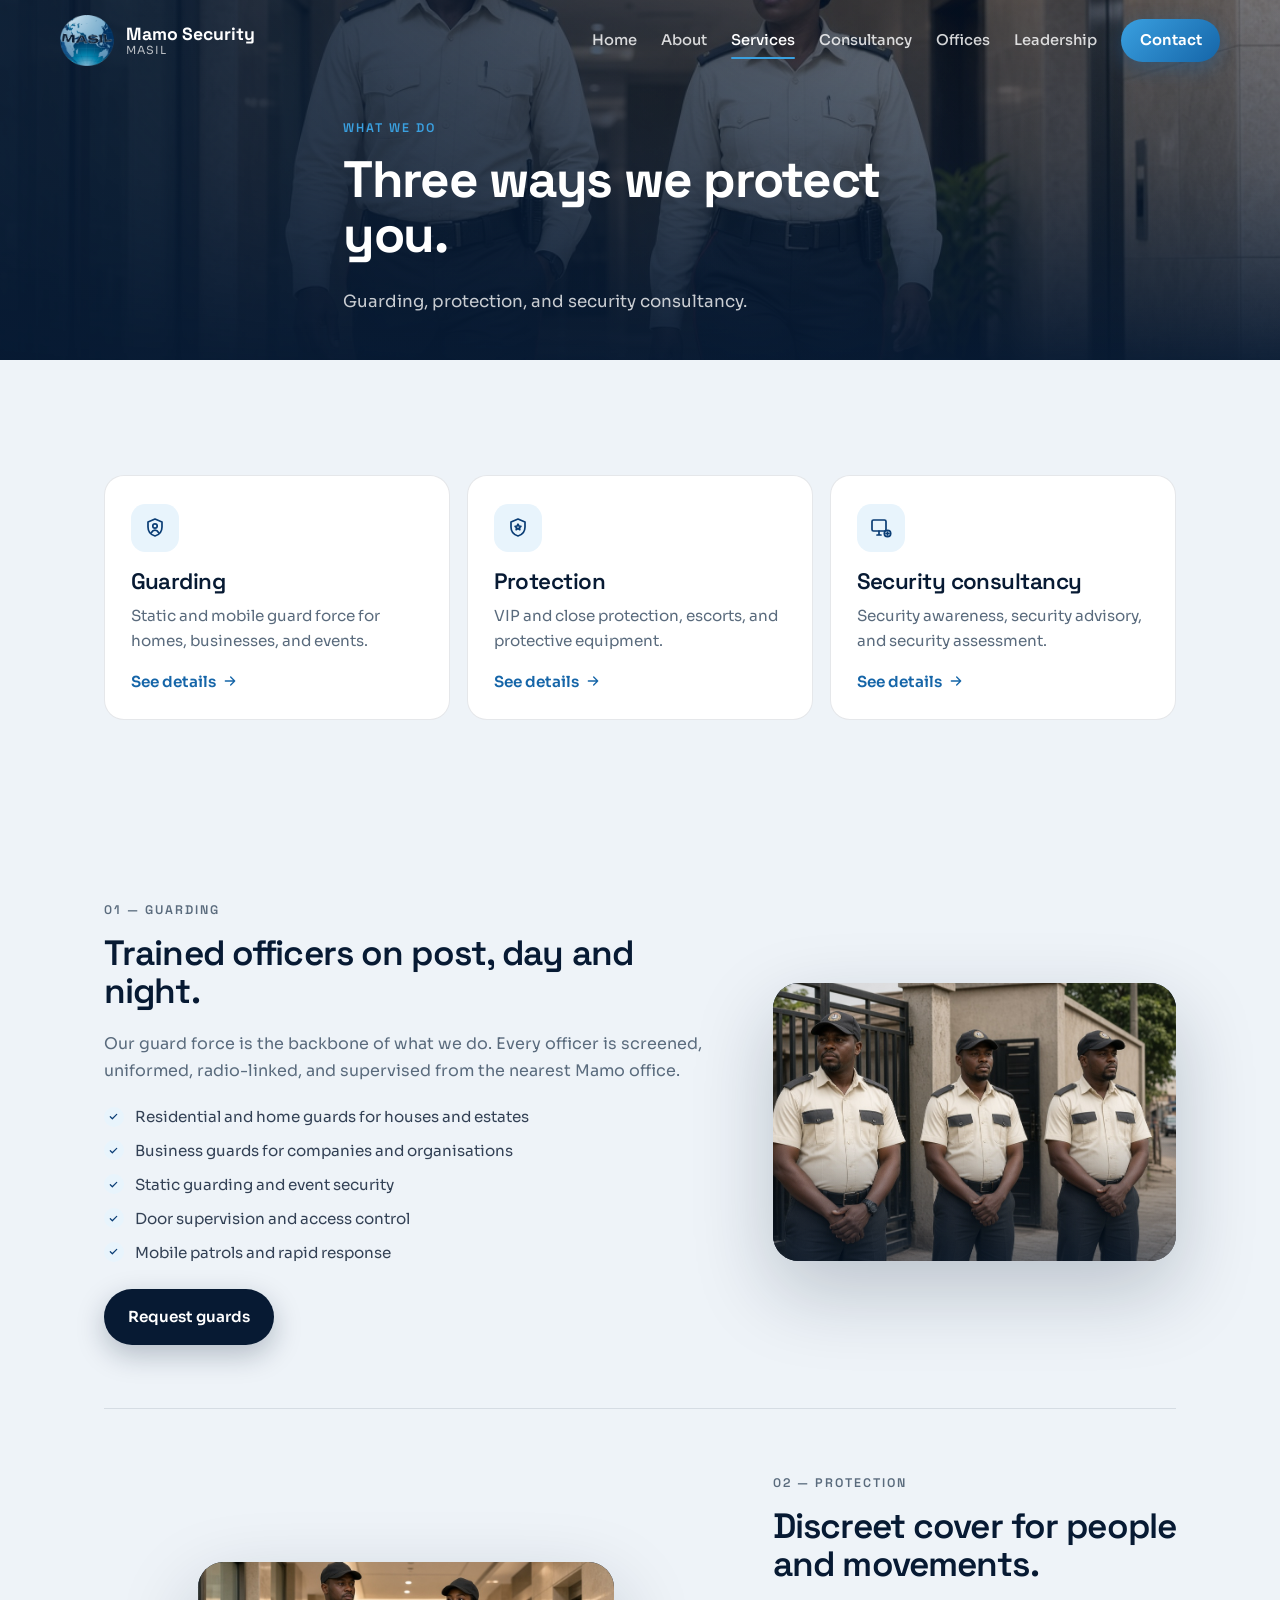
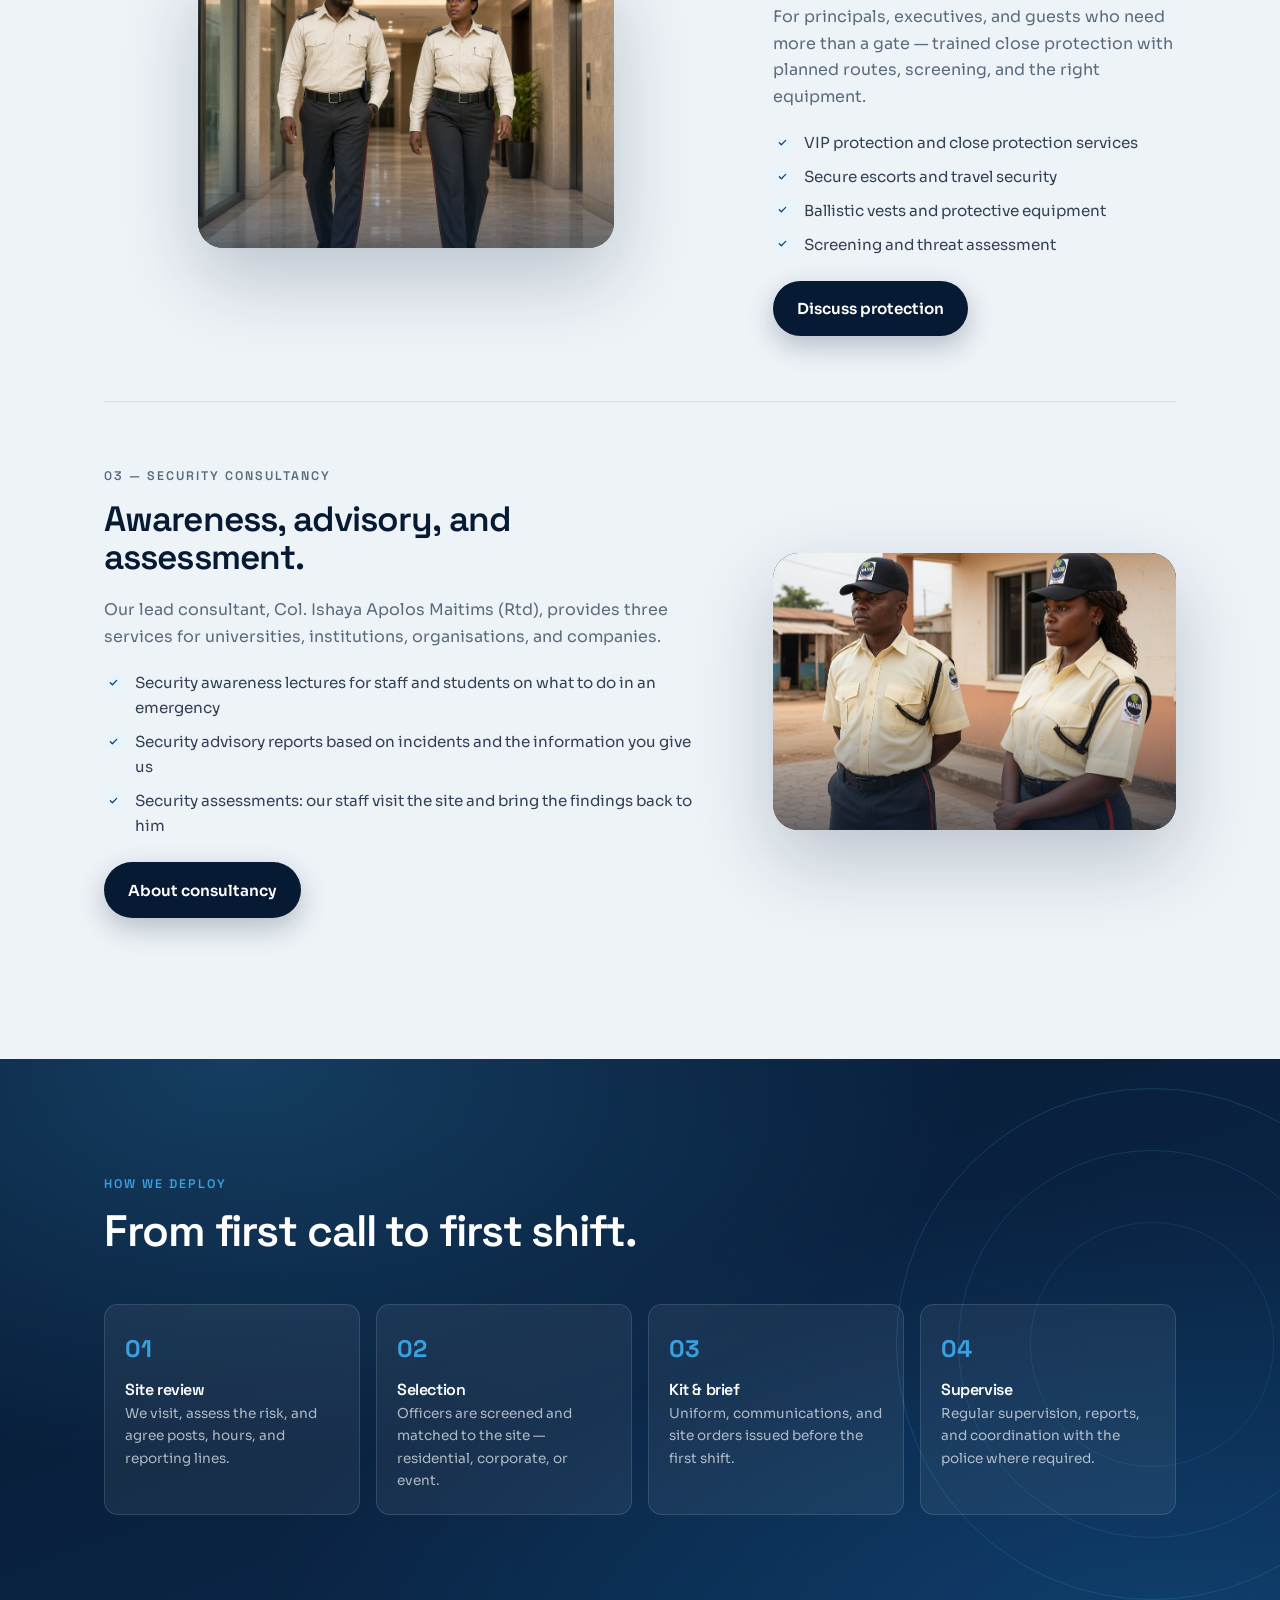
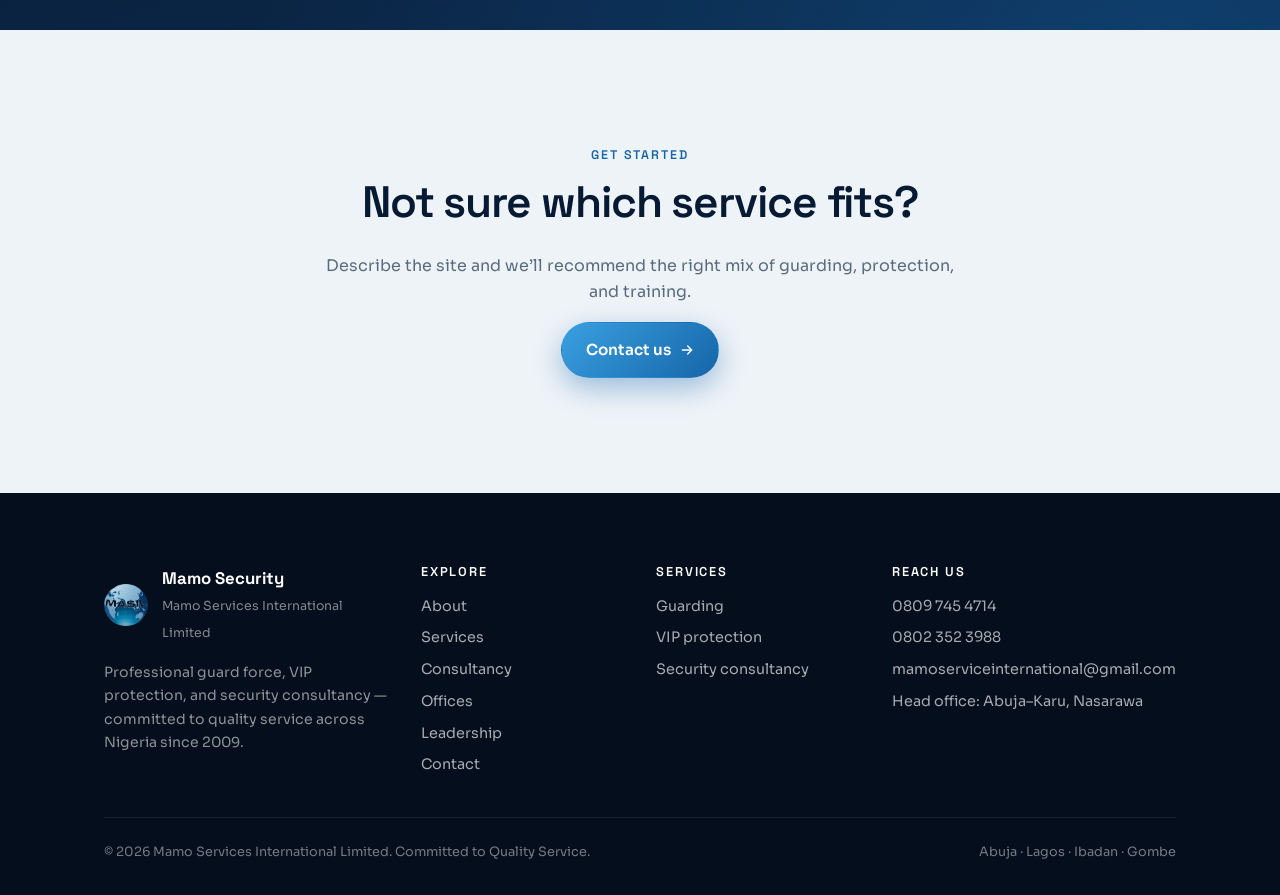
<file: services.html>
<!DOCTYPE html>
<html lang="en">
<head>
  <meta charset="UTF-8" />
  <meta name="viewport" content="width=device-width, initial-scale=1.0" />
  <title>Services | Mamo Security</title>
  <meta name="description" content="Guarding, VIP protection, and security consultancy from Mamo Security — officers on post, and awareness, advisory, and assessment under our lead consultant." />
  <link rel="preconnect" href="https://fonts.googleapis.com" />
  <link rel="preconnect" href="https://fonts.gstatic.com" crossorigin />
  <link href="https://fonts.googleapis.com/css2?family=Sora:wght@400;500;600;700&family=Space+Grotesk:wght@500;600;700&display=swap" rel="stylesheet" />
  <link rel="stylesheet" href="css/styles.css" />
</head>
<body>
  <a class="skip-link" href="#main">Skip to content</a>

  <header class="site-header">
    <div class="header-inner">
      <a class="brand" href="index.html">
        <img src="assets/logo-masil.png?v=4" alt="MASIL — Mamo Services International Limited" class="brand-logo" width="54" height="54" />
        <span class="brand-copy"><strong>Mamo Security</strong><span>MASIL</span></span>
      </a>
      <button class="nav-toggle" type="button" aria-expanded="false" aria-controls="site-nav" aria-label="Open menu"><span></span><span></span></button>
      <nav class="site-nav" id="site-nav" aria-label="Primary">
        <a href="index.html">Home</a>
        <a href="about.html">About</a>
        <a href="services.html">Services</a>
        <a href="consultancy.html">Consultancy</a>
        <a href="offices.html">Offices</a>
        <a href="leadership.html">Leadership</a>
        <a href="contact.html" class="nav-cta">Contact</a>
      </nav>
    </div>
  </header>

  <main id="main">
    <section class="page-hero">
      <div class="page-hero-bg" aria-hidden="true">
        <img src="assets/ai-guards-indoor.png" alt="" />
      </div>
      <div class="container">        <p class="eyebrow">What we do</p>
        <h1>Three ways we protect you.</h1>
        <p class="lead">Guarding, protection, and security consultancy.</p>
      </div>
    </section>

    <!-- Overview cards -->
    <section class="section">
      <div class="container">
        <div class="feature-grid" data-stagger="110">
          <a class="feature" href="#guarding" style="color: inherit">
            <span class="feature-icon" aria-hidden="true">
              <svg viewBox="0 0 24 24" fill="none" stroke="currentColor" stroke-width="1.7" stroke-linecap="round" stroke-linejoin="round"><path d="M12 3l7 3v5c0 4.5-3 7.8-7 9-4-1.2-7-4.5-7-9V6l7-3z"/><circle cx="12" cy="10" r="2.2"/><path d="M8.5 16.5c.8-1.5 2-2.3 3.5-2.3s2.7.8 3.5 2.3"/></svg>
            </span>
            <h3>Guarding</h3>
            <p>Static and mobile guard force for homes, businesses, and events.</p>
            <span class="link-arrow">See details <svg viewBox="0 0 24 24" fill="none" stroke="currentColor" stroke-width="2" stroke-linecap="round" stroke-linejoin="round"><path d="M5 12h14M13 6l6 6-6 6"/></svg></span>
          </a>
          <a class="feature" href="#protection" style="color: inherit">
            <span class="feature-icon" aria-hidden="true">
              <svg viewBox="0 0 24 24" fill="none" stroke="currentColor" stroke-width="1.7" stroke-linecap="round" stroke-linejoin="round"><path d="M12 3l7 3v5c0 4.5-3 7.8-7 9-4-1.2-7-4.5-7-9V6l7-3z"/><path d="M12 8.2l.9 1.8 2 .3-1.4 1.4.3 2L12 12.6l-1.8 1.1.3-2-1.4-1.4 2-.3L12 8.2z"/></svg>
            </span>
            <h3>Protection</h3>
            <p>VIP and close protection, escorts, and protective equipment.</p>
            <span class="link-arrow">See details <svg viewBox="0 0 24 24" fill="none" stroke="currentColor" stroke-width="2" stroke-linecap="round" stroke-linejoin="round"><path d="M5 12h14M13 6l6 6-6 6"/></svg></span>
          </a>
          <a class="feature" href="#training" style="color: inherit">
            <span class="feature-icon" aria-hidden="true">
              <svg viewBox="0 0 24 24" fill="none" stroke="currentColor" stroke-width="1.7" stroke-linecap="round" stroke-linejoin="round"><rect x="3" y="4" width="14" height="11" rx="1.5"/><path d="M8 19h4M10 15v4"/><circle cx="18.5" cy="17.5" r="3.2"/><path d="M18.5 16v3M17 17.5h3"/></svg>
            </span>
            <h3>Security consultancy</h3>
            <p>Security awareness, security advisory, and security assessment.</p>
            <span class="link-arrow">See details <svg viewBox="0 0 24 24" fill="none" stroke="currentColor" stroke-width="2" stroke-linecap="round" stroke-linejoin="round"><path d="M5 12h14M13 6l6 6-6 6"/></svg></span>
          </a>
        </div>
      </div>
    </section>

    <!-- Detail: Guarding -->
    <section class="section" style="padding-top: 0; padding-bottom: 0">
      <div class="container">
        <article class="service-detail" id="guarding">
          <div class="reveal">
            <p class="eyebrow">01 — Guarding</p>
            <h2>Trained officers on post, day and night.</h2>
            <p>Our guard force is the backbone of what we do. Every officer is screened, uniformed, radio-linked, and supervised from the nearest Mamo office.</p>
            <ul>
              <li>Residential and home guards for houses and estates</li>
              <li>Business guards for companies and organisations</li>
              <li>Static guarding and event security</li>
              <li>Door supervision and access control</li>
              <li>Mobile patrols and rapid response</li>
            </ul>
            <a class="btn btn-dark" href="contact.html">Request guards</a>
          </div>
          <div class="reveal-scale" style="--d: 120ms">
            <div class="media-frame wide" data-parallax="24">
              <img src="assets/ai-guards-team.png" alt="Guard team at a compound gate" loading="lazy" />
            </div>
          </div>
        </article>

        <!-- Detail: Protection -->
        <article class="service-detail reverse" id="protection">
          <div class="reveal">
            <p class="eyebrow">02 — Protection</p>
            <h2>Discreet cover for people and movements.</h2>
            <p>For principals, executives, and guests who need more than a gate — trained close protection with planned routes, screening, and the right equipment.</p>
            <ul>
              <li>VIP protection and close protection services</li>
              <li>Secure escorts and travel security</li>
              <li>Ballistic vests and protective equipment</li>
              <li>Screening and threat assessment</li>
            </ul>
            <a class="btn btn-dark" href="contact.html">Discuss protection</a>
          </div>
          <div class="reveal-scale" style="--d: 120ms">
            <div class="media-frame wide" data-parallax="24">
              <img src="assets/ai-guards-indoor.png" alt="Officers in a corporate lobby" loading="lazy" />
            </div>
          </div>
        </article>

        <!-- Detail: Training -->
        <article class="service-detail" id="training">
          <div class="reveal">
            <p class="eyebrow">03 — Security consultancy</p>
            <h2>Awareness, advisory, and assessment.</h2>
            <p>Our lead consultant, Col. Ishaya Apolos Maitims (Rtd), provides three services for universities, institutions, organisations, and companies.</p>
            <ul>
              <li>Security awareness lectures for staff and students on what to do in an emergency</li>
              <li>Security advisory reports based on incidents and the information you give us</li>
              <li>Security assessments: our staff visit the site and bring the findings back to him</li>
            </ul>
            <a class="btn btn-dark" href="consultancy.html">About consultancy</a>
          </div>
          <div class="reveal-scale" style="--d: 120ms">
            <div class="media-frame wide" data-parallax="24">
              <img src="assets/about-band-local-duo-v2.png" alt="Mamo officers in the field" loading="lazy" />
            </div>
          </div>
        </article>
      </div>
    </section>

    <!-- Process -->
    <section class="section band light" style="margin-top: clamp(3rem, 6vw, 5rem)">
      <div class="band-globe" aria-hidden="true"></div>
      <div class="container">
        <div class="section-head reveal">
          <p class="eyebrow">How we deploy</p>
          <h2>From first call to first shift.</h2>
        </div>
        <ol class="steps" data-stagger="110">
          <li>
            <h3>Site review</h3>
            <p>We visit, assess the risk, and agree posts, hours, and reporting lines.</p>
          </li>
          <li>
            <h3>Selection</h3>
            <p>Officers are screened and matched to the site — residential, corporate, or event.</p>
          </li>
          <li>
            <h3>Kit &amp; brief</h3>
            <p>Uniform, communications, and site orders issued before the first shift.</p>
          </li>
          <li>
            <h3>Supervise</h3>
            <p>Regular supervision, reports, and coordination with the police where required.</p>
          </li>
        </ol>
      </div>
    </section>

    <!-- CTA -->
    <section class="section cta on-light">
      <div class="container">
        <div class="cta-inner reveal">
          <p class="eyebrow">Get started</p>
          <h2>Not sure which service fits?</h2>
          <p>Describe the site and we’ll recommend the right mix of guarding, protection, and training.</p>
          <div>
            <a class="btn btn-accent" href="contact.html">
              Contact us
              <svg viewBox="0 0 24 24" fill="none" stroke="currentColor" stroke-width="2" stroke-linecap="round" stroke-linejoin="round"><path d="M5 12h14M13 6l6 6-6 6"/></svg>
            </a>
          </div>
        </div>
      </div>
    </section>
  </main>

  <footer class="site-footer">
    <div class="container">
      <div class="footer-grid">
        <div>
          <a class="footer-brand" href="index.html">
            <img src="assets/logo-masil.png?v=4" alt="" width="44" height="44" />
            <div><strong>Mamo Security</strong><span>Mamo Services International Limited</span></div>
          </a>
          <p class="footer-blurb">Professional guard force, VIP protection, and security consultancy — committed to quality service across Nigeria since 2009.</p>
        </div>
        <div>
          <h4>Explore</h4>
          <ul class="footer-links">
            <li><a href="about.html">About</a></li>
            <li><a href="services.html">Services</a></li>
            <li><a href="consultancy.html">Consultancy</a></li>
            <li><a href="offices.html">Offices</a></li>
            <li><a href="leadership.html">Leadership</a></li>
            <li><a href="contact.html">Contact</a></li>
          </ul>
        </div>
        <div>
          <h4>Services</h4>
          <ul class="footer-links">
            <li><a href="services.html#guarding">Guarding</a></li>
            <li><a href="services.html#protection">VIP protection</a></li>
            <li><a href="consultancy.html">Security consultancy</a></li>
          </ul>
        </div>
        <div>
          <h4>Reach us</h4>
          <ul class="footer-links">
            <li><a href="tel:+2348097454714">0809 745 4714</a></li>
            <li><a href="tel:+2348023523988">0802 352 3988</a></li>
            <li><a href="mailto:mamoserviceinternational@gmail.com">mamoserviceinternational@gmail.com</a></li>
            <li>Head office: Abuja–Karu, Nasarawa</li>
          </ul>
        </div>
      </div>
      <div class="footer-meta">
        <span>© <span data-year></span> Mamo Services International Limited. Committed to Quality Service.</span>
        <span>Abuja · Lagos · Ibadan · Gombe</span>
      </div>
    </div>
  </footer>

  <script src="js/main.js"></script>
</body>
</html>
</file>
<file: css/styles.css>
/* ==========================================================================
   Mamo Security — design system
   Palette from the MASIL globe: deep navy → ocean → sky, ice, white.
   ========================================================================== */

:root {
  --navy: #071a33;
  --navy-2: #0c2a4d;
  --deep: #0a3d75;
  --ocean: #1565a8;
  --sky: #3aa0e0;
  --ice: #e8f4fc;
  --mist: #eef3f8;
  --mist-2: #e4ebf3;
  --white: #ffffff;
  --ink: #0b1524;
  --muted: #5a6b7d;
  --line: rgba(7, 26, 51, 0.1);
  --line-light: rgba(255, 255, 255, 0.14);

  --font-display: "Space Grotesk", system-ui, sans-serif;
  --font-body: "Sora", system-ui, sans-serif;

  --space: clamp(1.25rem, 4vw, 2.75rem);
  --max: 1160px;
  --radius: 1.25rem;
  --radius-sm: 0.85rem;
  --ease: cubic-bezier(0.22, 1, 0.36, 1);
  --shadow-soft: 0 18px 46px rgba(7, 26, 51, 0.09);
  --shadow-deep: 0 30px 80px rgba(7, 26, 51, 0.22);
}

/* --------------------------------------------------------------------------
   Base
   -------------------------------------------------------------------------- */
*,
*::before,
*::after { box-sizing: border-box; }

html { scroll-behavior: smooth; -webkit-text-size-adjust: 100%; }

body {
  margin: 0;
  font-family: var(--font-body);
  font-size: 1rem;
  line-height: 1.65;
  color: var(--ink);
  background: var(--mist);
  -webkit-font-smoothing: antialiased;
}

img { display: block; max-width: 100%; }
a { color: inherit; text-decoration: none; }
p { margin: 0 0 1em; }
ul, ol { margin: 0; padding: 0; }

h1, h2, h3, h4 {
  font-family: var(--font-display);
  font-weight: 600;
  letter-spacing: -0.025em;
  line-height: 1.08;
  margin: 0 0 0.6em;
  color: var(--navy);
}

h1 { font-size: clamp(2.4rem, 6.5vw, 4.2rem); font-weight: 700; }
h2 { font-size: clamp(1.85rem, 4vw, 2.75rem); }
h3 { font-size: clamp(1.15rem, 2.2vw, 1.4rem); }

.skip-link {
  position: absolute;
  left: -999px;
  top: 0;
  background: var(--navy);
  color: var(--white);
  padding: 0.75rem 1rem;
  z-index: 200;
}
.skip-link:focus { left: 1rem; top: 1rem; }

/* --------------------------------------------------------------------------
   Utilities
   -------------------------------------------------------------------------- */
.container {
  max-width: var(--max);
  margin: 0 auto;
  padding: 0 var(--space);
}

.section {
  padding: clamp(4.5rem, 9vw, 7.5rem) 0;
  position: relative;
}

.section-tight { padding: clamp(3rem, 6vw, 4.5rem) 0; }

.eyebrow {
  font-family: var(--font-display);
  font-size: 0.78rem;
  font-weight: 600;
  letter-spacing: 0.16em;
  text-transform: uppercase;
  color: var(--ocean);
  margin: 0 0 0.85rem;
}

.section-head {
  max-width: 38rem;
  margin-bottom: clamp(2rem, 4vw, 3rem);
}

.section-head.center {
  text-align: center;
  margin-left: auto;
  margin-right: auto;
}

.section-head p.lead {
  color: var(--muted);
  font-size: 1.05rem;
  margin: 0;
}

.light,
.light h1,
.light h2,
.light h3 { color: var(--white); }
.light .eyebrow { color: var(--sky); }
.light p.lead,
.light .muted { color: rgba(255, 255, 255, 0.72); }

.muted { color: var(--muted); }

/* Buttons */
.btn {
  display: inline-flex;
  align-items: center;
  justify-content: center;
  gap: 0.5rem;
  padding: 0.9rem 1.45rem;
  font-family: var(--font-body);
  font-size: 0.95rem;
  font-weight: 600;
  border-radius: 999px;
  border: 1px solid transparent;
  cursor: pointer;
  position: relative;
  overflow: hidden;
  transition: transform 0.3s var(--ease), box-shadow 0.3s var(--ease), background 0.3s var(--ease), border-color 0.3s var(--ease), color 0.3s var(--ease);
}

.btn svg { width: 1rem; height: 1rem; transition: transform 0.3s var(--ease); }
.btn:hover svg { transform: translateX(3px); }
.btn:hover { transform: translateY(-2px); }

.btn-accent {
  background: linear-gradient(135deg, var(--sky), var(--ocean));
  color: var(--white);
  box-shadow: 0 10px 28px rgba(21, 101, 168, 0.38);
}

.btn-accent::after {
  content: "";
  position: absolute;
  inset: 0;
  background: linear-gradient(115deg, transparent 30%, rgba(255, 255, 255, 0.28) 50%, transparent 70%);
  transform: translateX(-120%);
  transition: transform 0.7s var(--ease);
}
.btn-accent:hover::after { transform: translateX(120%); }

.btn-line {
  background: transparent;
  color: var(--white);
  border-color: rgba(255, 255, 255, 0.4);
}
.btn-line:hover { border-color: var(--white); background: rgba(255, 255, 255, 0.08); }

.btn-dark {
  background: var(--navy);
  color: var(--white);
  box-shadow: 0 10px 28px rgba(7, 26, 51, 0.25);
}
.btn-dark:hover { background: var(--navy-2); }

.btn-outline {
  background: transparent;
  color: var(--navy);
  border-color: rgba(7, 26, 51, 0.22);
}
.btn-outline:hover { border-color: var(--navy); background: rgba(7, 26, 51, 0.04); }

.link-arrow {
  display: inline-flex;
  align-items: center;
  gap: 0.4rem;
  font-weight: 600;
  color: var(--ocean);
  font-size: 0.95rem;
}
.link-arrow svg { width: 1rem; height: 1rem; transition: transform 0.3s var(--ease); }
.link-arrow:hover svg { transform: translateX(4px); }
.light .link-arrow { color: var(--sky); }

/* Cards */
.card {
  background: var(--white);
  border: 1px solid var(--line);
  border-radius: var(--radius);
  box-shadow: var(--shadow-soft);
}

/* --------------------------------------------------------------------------
   Reveal animations
   -------------------------------------------------------------------------- */
/* Only hide for animation once JS marks the page as interactive */
.js .reveal:not(.is-visible) {
  opacity: 0;
  transform: translateY(26px);
}
.reveal {
  transition: opacity 0.9s var(--ease), transform 0.9s var(--ease);
  transition-delay: var(--d, 0ms);
  will-change: opacity, transform;
}
.reveal.is-visible { opacity: 1; transform: none; }

.js .reveal-scale:not(.is-visible) {
  opacity: 0;
  transform: scale(0.96);
}
.reveal-scale {
  transition: opacity 1s var(--ease), transform 1s var(--ease);
  transition-delay: var(--d, 0ms);
}
.reveal-scale.is-visible { opacity: 1; transform: none; }

@keyframes rise {
  from { opacity: 0; transform: translateY(24px); }
  to { opacity: 1; transform: none; }
}

@keyframes slow-zoom {
  from { transform: scale(1.08); }
  to { transform: scale(1); }
}

@keyframes float {
  0%, 100% { transform: translateY(0); }
  50% { transform: translateY(-8px); }
}

@keyframes pulse-ring {
  0% { transform: scale(0.9); opacity: 0.6; }
  100% { transform: scale(1.6); opacity: 0; }
}

/* --------------------------------------------------------------------------
   Header
   -------------------------------------------------------------------------- */
.site-header {
  position: fixed;
  inset: 0 0 auto;
  z-index: 100;
  padding: 0.85rem var(--space);
  transition: background 0.4s var(--ease), box-shadow 0.4s var(--ease), padding 0.4s var(--ease);
}

.site-header.is-scrolled {
  background: rgba(7, 26, 51, 0.88);
  backdrop-filter: blur(18px) saturate(140%);
  -webkit-backdrop-filter: blur(18px) saturate(140%);
  box-shadow: 0 10px 40px rgba(7, 26, 51, 0.28);
  padding: 0.6rem var(--space);
}

/* backdrop-filter on the header creates a containing block that traps
   position:fixed menu overlays — drop it while the mobile menu is open */
.site-header.is-menu-open,
.site-header:has(.site-nav.is-open) {
  background: transparent;
  backdrop-filter: none;
  -webkit-backdrop-filter: none;
  box-shadow: none;
}

.header-inner {
  max-width: var(--max);
  margin: 0 auto;
  display: flex;
  align-items: center;
  justify-content: space-between;
  gap: 1.5rem;
}

.brand {
  display: flex;
  align-items: center;
  gap: 0.75rem;
  color: var(--white);
  z-index: 2;
}

.brand-logo {
  width: 54px;
  height: 54px;
  object-fit: contain;
  flex-shrink: 0;
  transition: transform 0.4s var(--ease);
}
.brand:hover .brand-logo { transform: rotate(-6deg) scale(1.04); }

.brand-copy {
  display: flex;
  flex-direction: column;
  line-height: 1.15;
}

.brand-copy strong {
  font-family: var(--font-display);
  font-size: 1.1rem;
  font-weight: 700;
}

.brand-copy span {
  font-size: 0.7rem;
  opacity: 0.7;
  letter-spacing: 0.08em;
  text-transform: uppercase;
}

.site-nav {
  display: flex;
  align-items: center;
  gap: 1.5rem;
  font-size: 0.92rem;
  font-weight: 500;
}

.site-nav a {
  color: rgba(255, 255, 255, 0.82);
  position: relative;
  padding: 0.25rem 0;
  transition: color 0.3s var(--ease);
}

.site-nav a:not(.nav-cta)::after {
  content: "";
  position: absolute;
  left: 0;
  right: 0;
  bottom: -2px;
  height: 2px;
  background: var(--sky);
  transform: scaleX(0);
  transform-origin: left;
  transition: transform 0.35s var(--ease);
  border-radius: 1px;
}

.site-nav a:not(.nav-cta):hover,
.site-nav a[aria-current="page"] { color: var(--white); }

.site-nav a:not(.nav-cta):hover::after,
.site-nav a[aria-current="page"]::after { transform: scaleX(1); }

.nav-cta {
  background: linear-gradient(135deg, var(--sky), var(--ocean));
  color: var(--white) !important;
  padding: 0.6rem 1.15rem !important;
  border-radius: 999px;
  font-weight: 600;
  box-shadow: 0 6px 20px rgba(21, 101, 168, 0.35);
  transition: transform 0.3s var(--ease), box-shadow 0.3s var(--ease) !important;
}

.nav-cta:hover {
  transform: translateY(-2px);
  box-shadow: 0 10px 28px rgba(21, 101, 168, 0.45);
}

.nav-toggle {
  display: none;
  width: 2.5rem;
  height: 2.5rem;
  border: 0;
  background: transparent;
  cursor: pointer;
  padding: 0.5rem;
  z-index: 2;
}

.nav-toggle span {
  display: block;
  height: 2px;
  background: var(--white);
  margin: 6px 0;
  transition: transform 0.3s var(--ease), opacity 0.3s var(--ease);
  border-radius: 1px;
}

.nav-toggle[aria-expanded="true"] span:first-child { transform: translateY(4px) rotate(45deg); }
.nav-toggle[aria-expanded="true"] span:last-child { transform: translateY(-4px) rotate(-45deg); }

/* --------------------------------------------------------------------------
   Home hero
   -------------------------------------------------------------------------- */
.hero {
  position: relative;
  min-height: 100vh;
  min-height: 100dvh;
  display: grid;
  align-items: end;
  padding: 6.5rem var(--space) 4rem;
  color: var(--white);
  overflow: hidden;
}

.hero-bg { position: absolute; inset: 0; z-index: 0; }

.hero-photo {
  width: 100%;
  height: 100%;
  object-fit: cover;
  object-position: center 28%;
  animation: slow-zoom 22s var(--ease) forwards;
}

.hero-mesh {
  position: absolute;
  inset: 0;
  background:
    linear-gradient(100deg, rgba(7, 26, 51, 0.8) 0%, rgba(7, 26, 51, 0.42) 48%, rgba(7, 26, 51, 0.15) 100%),
    linear-gradient(0deg, rgba(7, 26, 51, 0.86) 0%, rgba(7, 26, 51, 0.42) 38%, transparent 62%);
}

.hero-frame {
  position: relative;
  z-index: 1;
  max-width: var(--max);
  width: 100%;
  margin: 0 auto;
}

.hero-inner { max-width: 40rem; }

.hero-kicker {
  font-family: var(--font-display);
  font-size: 0.82rem;
  font-weight: 600;
  letter-spacing: 0.18em;
  text-transform: uppercase;
  color: var(--sky);
  margin: 0 0 0.85rem;
  display: flex;
  align-items: center;
  gap: 0.6rem;
  animation: rise 0.9s 0.1s var(--ease) both;
}

.hero-kicker::before {
  content: "";
  width: 2rem;
  height: 1px;
  background: var(--sky);
}

.hero-brand {
  font-size: clamp(2.8rem, 8vw, 4.8rem);
  font-weight: 700;
  color: var(--white);
  margin: 0 0 0.6rem;
  animation: rise 0.9s 0.18s var(--ease) both;
}

.hero-tagline {
  font-family: var(--font-display);
  font-size: clamp(1.3rem, 3vw, 1.85rem);
  font-weight: 600;
  letter-spacing: -0.02em;
  line-height: 1.25;
  color: rgba(255, 255, 255, 0.94);
  margin: 0 0 0.9rem;
  max-width: 24rem;
  animation: rise 0.9s 0.26s var(--ease) both;
}

.hero-lead {
  font-size: 1.02rem;
  color: rgba(255, 255, 255, 0.78);
  max-width: 30rem;
  margin-bottom: 1.6rem;
  animation: rise 0.9s 0.34s var(--ease) both;
}

.hero-actions {
  display: flex;
  flex-wrap: wrap;
  gap: 0.75rem;
  animation: rise 0.9s 0.42s var(--ease) both;
}

/* --------------------------------------------------------------------------
   Split (text + image)
   -------------------------------------------------------------------------- */
.split {
  display: grid;
  grid-template-columns: 1.2fr 0.8fr;
  gap: clamp(2rem, 6vw, 5rem);
  align-items: center;
}

.split.reverse > :first-child { order: 2; }

.split-copy h2 { max-width: 20ch; }
.split-copy p { color: var(--muted); font-size: 1.02rem; }

.value-chips {
  display: flex;
  flex-wrap: wrap;
  gap: 0.5rem;
  list-style: none;
  margin: 1.25rem 0 1.75rem;
}

.value-chips li {
  font-family: var(--font-display);
  font-size: 0.8rem;
  font-weight: 600;
  letter-spacing: 0.04em;
  color: var(--navy);
  background: var(--white);
  border: 1px solid var(--line);
  border-radius: 999px;
  padding: 0.45rem 0.9rem;
  transition: transform 0.3s var(--ease), border-color 0.3s var(--ease);
}
.value-chips li:hover { transform: translateY(-2px); border-color: var(--sky); }

.split-media {
  position: relative;
  max-width: 21rem;
  margin-inline: auto;
}

.split-media .media-frame { max-width: none; }

.media-frame {
  position: relative;
  border-radius: calc(var(--radius) + 0.35rem);
  overflow: hidden;
  box-shadow: var(--shadow-deep);
  aspect-ratio: 4 / 5;
  background: var(--navy);
  max-width: 22rem;
  margin-inline: auto;
}

.media-frame.wide { aspect-ratio: 16 / 11; max-width: 26rem; }

.media-frame.portrait img {
  transform: scale(1.55);
  transform-origin: 50% 34%;
}

.media-frame img {
  width: 100%;
  height: 100%;
  object-fit: cover;
  will-change: transform;
  transform: scale(1.12);
}

.media-frame::after {
  content: "";
  position: absolute;
  inset: 0;
  background: linear-gradient(180deg, transparent 55%, rgba(7, 26, 51, 0.55) 100%);
  pointer-events: none;
}

.float-card {
  position: absolute;
  left: -1rem;
  bottom: 1.5rem;
  background: var(--white);
  border-radius: var(--radius-sm);
  padding: 1rem 1.2rem;
  box-shadow: var(--shadow-deep);
  display: flex;
  align-items: center;
  gap: 0.85rem;
  animation: float 6s ease-in-out infinite;
  z-index: 2;
}

.float-card strong {
  display: block;
  font-family: var(--font-display);
  font-size: 1.5rem;
  color: var(--navy);
  line-height: 1;
}

.float-card span { font-size: 0.75rem; color: var(--muted); }

.float-icon {
  width: 2.6rem;
  height: 2.6rem;
  border-radius: 0.75rem;
  background: linear-gradient(135deg, var(--sky), var(--ocean));
  color: var(--white);
  display: grid;
  place-items: center;
  flex-shrink: 0;
}
.float-icon svg { width: 1.3rem; height: 1.3rem; }

/* Stats */
.stats {
  display: grid;
  grid-template-columns: repeat(4, 1fr);
  gap: 1rem;
  list-style: none;
  margin-top: clamp(3rem, 6vw, 4.5rem);
  padding-top: clamp(2rem, 4vw, 3rem);
  border-top: 1px solid var(--line);
}

.stats li { text-align: left; }

.stats strong {
  display: block;
  font-family: var(--font-display);
  font-size: clamp(2rem, 4.5vw, 3rem);
  font-weight: 700;
  color: var(--navy);
  line-height: 1;
  letter-spacing: -0.03em;
}

.stats strong small {
  font-size: 0.55em;
  color: var(--ocean);
  margin-left: 0.1em;
}

.stats span {
  display: block;
  margin-top: 0.45rem;
  font-size: 0.85rem;
  color: var(--muted);
}

/* --------------------------------------------------------------------------
   Feature grid (services)
   -------------------------------------------------------------------------- */
.feature-grid {
  display: grid;
  grid-template-columns: repeat(3, 1fr);
  gap: 1.1rem;
}

.feature {
  background: var(--white);
  border: 1px solid var(--line);
  border-radius: var(--radius);
  padding: 1.75rem 1.6rem 1.6rem;
  position: relative;
  overflow: hidden;
  transition: transform 0.45s var(--ease), box-shadow 0.45s var(--ease), border-color 0.45s var(--ease);
  display: flex;
  flex-direction: column;
}

.feature::before {
  content: "";
  position: absolute;
  inset: 0 0 auto;
  height: 4px;
  background: linear-gradient(90deg, var(--deep), var(--ocean));
  transform: scaleX(0);
  transform-origin: left;
  transition: transform 0.5s var(--ease);
}

.feature:hover {
  transform: translateY(-6px);
  box-shadow: var(--shadow-deep);
  border-color: rgba(10, 61, 117, 0.25);
}
.feature:hover::before { transform: scaleX(1); }

.feature-icon {
  width: 3rem;
  height: 3rem;
  border-radius: 0.9rem;
  background: var(--ice);
  color: var(--deep);
  display: grid;
  place-items: center;
  margin-bottom: 1.15rem;
  transition: background 0.4s var(--ease), color 0.4s var(--ease), transform 0.4s var(--ease);
}
.feature-icon svg { width: 1.5rem; height: 1.5rem; }
.feature:hover .feature-icon {
  background: var(--deep);
  color: var(--white);
  transform: rotate(-6deg);
}

.feature h3 { margin-bottom: 0.5rem; }
.feature p { color: var(--muted); font-size: 0.95rem; margin-bottom: 1rem; }

.feature ul {
  list-style: none;
  display: grid;
  gap: 0.45rem;
  margin: 0 0 1.35rem;
  flex: 1;
}

.feature li {
  position: relative;
  padding-left: 1.1rem;
  font-size: 0.9rem;
  color: #334155;
}

.feature li::before {
  content: "";
  position: absolute;
  left: 0;
  top: 0.6em;
  width: 5px;
  height: 5px;
  border-radius: 50%;
  background: var(--deep);
}

/* --------------------------------------------------------------------------
   Gallery strip
   -------------------------------------------------------------------------- */
.gallery {
  display: grid;
  grid-template-columns: 1.1fr 0.9fr;
  grid-auto-rows: 10.5rem;
  gap: 1rem;
}

.gallery figure {
  margin: 0;
  position: relative;
  border-radius: var(--radius);
  overflow: hidden;
  background: var(--navy);
  height: 100%;
}

.gallery figure:first-child { grid-row: span 2; }

.gallery img {
  width: 100%;
  height: 100%;
  object-fit: cover;
  object-position: center 12%;
  transform: scale(1.04);
  transform-origin: center top;
  will-change: transform;
  transition: transform 0.8s var(--ease);
}

.gallery figure:hover img { transform: scale(1.08); }

.gallery figcaption {
  position: absolute;
  left: 0;
  right: 0;
  bottom: 0;
  padding: 1.5rem 1.35rem 1.2rem;
  background: linear-gradient(180deg, transparent, rgba(7, 26, 51, 0.85));
  color: var(--white);
}

.gallery figcaption strong {
  display: block;
  font-family: var(--font-display);
  font-size: 1.1rem;
}

.gallery figcaption span { font-size: 0.82rem; color: rgba(255, 255, 255, 0.7); }

/* --------------------------------------------------------------------------
   Navy band
   -------------------------------------------------------------------------- */
.band {
  position: relative;
  background:
    radial-gradient(ellipse at 18% 0%, rgba(58, 160, 224, 0.26), transparent 50%),
    radial-gradient(ellipse at 90% 100%, rgba(21, 101, 168, 0.35), transparent 55%),
    linear-gradient(160deg, var(--navy) 0%, var(--navy-2) 100%);
  color: var(--white);
  overflow: hidden;
}

.band-globe {
  position: absolute;
  right: -8rem;
  top: 50%;
  width: clamp(22rem, 40vw, 34rem);
  height: clamp(22rem, 40vw, 34rem);
  transform: translateY(-50%);
  border-radius: 50%;
  border: 1px solid rgba(58, 160, 224, 0.22);
  pointer-events: none;
}

.band-globe::before,
.band-globe::after {
  content: "";
  position: absolute;
  inset: 12%;
  border-radius: 50%;
  border: 1px solid rgba(58, 160, 224, 0.18);
}
.band-globe::after { inset: 26%; border-color: rgba(58, 160, 224, 0.14); }

.band-inner {
  position: relative;
  z-index: 1;
  display: grid;
  grid-template-columns: 1.1fr 0.9fr;
  gap: clamp(2rem, 5vw, 4rem);
  align-items: center;
}

.band-inner p { color: rgba(255, 255, 255, 0.74); font-size: 1.02rem; }

.quote {
  border-left: 2px solid var(--sky);
  padding-left: 1.25rem;
  font-family: var(--font-display);
  font-size: clamp(1.1rem, 2vw, 1.35rem);
  line-height: 1.4;
  color: var(--white);
  margin: 0;
}

.quote small {
  display: block;
  margin-top: 0.75rem;
  font-family: var(--font-body);
  font-size: 0.82rem;
  color: rgba(255, 255, 255, 0.6);
}

/* --------------------------------------------------------------------------
   Pillars
   -------------------------------------------------------------------------- */
.pillars {
  display: grid;
  grid-template-columns: repeat(4, 1fr);
  gap: 1rem;
  list-style: none;
}

.pillars li {
  background: var(--white);
  border: 1px solid var(--line);
  border-radius: var(--radius);
  padding: 1.5rem 1.35rem;
  transition: transform 0.4s var(--ease), box-shadow 0.4s var(--ease);
}

.pillars li:hover { transform: translateY(-5px); box-shadow: var(--shadow-soft); }

.pillar-num {
  font-family: var(--font-display);
  font-size: 0.78rem;
  font-weight: 700;
  color: var(--sky);
  letter-spacing: 0.1em;
  display: block;
  margin-bottom: 0.9rem;
}

.pillars h3 { font-size: 1.05rem; margin-bottom: 0.4rem; }
.pillars p { margin: 0; font-size: 0.88rem; color: var(--muted); }

/* --------------------------------------------------------------------------
   Cities
   -------------------------------------------------------------------------- */
.cities {
  list-style: none;
  display: grid;
  grid-template-columns: repeat(4, 1fr);
  gap: 0.85rem;
}

.cities li {
  position: relative;
  background: rgba(255, 255, 255, 0.06);
  border: 1px solid rgba(255, 255, 255, 0.12);
  border-radius: var(--radius-sm);
  padding: 1.15rem 1.15rem 1.1rem;
  display: flex;
  flex-direction: column;
  gap: 0.2rem;
  transition: background 0.35s var(--ease), transform 0.35s var(--ease), border-color 0.35s var(--ease);
  overflow: hidden;
}

.cities li::before {
  content: "";
  position: absolute;
  inset: auto -30% -60% auto;
  width: 9rem;
  height: 9rem;
  border-radius: 50%;
  background: radial-gradient(circle, rgba(58, 160, 224, 0.35), transparent 70%);
  opacity: 0;
  transition: opacity 0.4s var(--ease);
}

.cities li:hover { background: rgba(58, 160, 224, 0.12); transform: translateY(-4px); border-color: rgba(58, 160, 224, 0.4); }
.cities li:hover::before { opacity: 1; }

.cities strong {
  font-family: var(--font-display);
  font-size: 1.2rem;
  font-weight: 600;
  color: var(--white);
}

.cities .tag {
  font-size: 0.7rem;
  letter-spacing: 0.1em;
  text-transform: uppercase;
  color: var(--sky);
  font-weight: 600;
}

.cities small {
  font-size: 0.76rem;
  line-height: 1.45;
  color: rgba(255, 255, 255, 0.55);
  margin-top: 0.35rem;
}

.cities.on-light li {
  background: var(--white);
  border-color: var(--line);
}
.cities.on-light strong { color: var(--navy); }
.cities.on-light .tag { color: var(--ocean); }
.cities.on-light small { color: var(--muted); }
.cities.on-light li:hover { background: var(--white); border-color: rgba(21, 101, 168, 0.4); box-shadow: var(--shadow-soft); }

/* --------------------------------------------------------------------------
   Leadership
   -------------------------------------------------------------------------- */
.ceo-teaser {
  display: grid;
  grid-template-columns: auto 1fr auto;
  gap: 1.75rem;
  align-items: center;
  background: var(--white);
  border: 1px solid var(--line);
  border-radius: var(--radius);
  padding: 1.5rem 1.75rem;
  box-shadow: var(--shadow-soft);
}

.avatar {
  width: 6rem;
  height: 6rem;
  border-radius: 50%;
  overflow: hidden;
  border: 3px solid var(--ice);
  box-shadow: 0 10px 24px rgba(7, 26, 51, 0.14);
  position: relative;
  flex-shrink: 0;
}

.avatar img {
  width: 100%;
  height: 100%;
  object-fit: cover;
  object-position: center top;
}

.avatar.lg { width: 11rem; height: 11rem; border-width: 4px; }

.role {
  font-family: var(--font-display);
  font-size: 0.72rem;
  font-weight: 600;
  letter-spacing: 0.14em;
  text-transform: uppercase;
  color: var(--ocean);
  margin: 0 0 0.3rem;
}

.ceo-teaser h3 { margin-bottom: 0.2rem; }
.ceo-teaser p { margin: 0; font-size: 0.9rem; color: var(--muted); }

.team {
  display: grid;
  grid-template-columns: repeat(3, 1fr);
  gap: 1rem;
  list-style: none;
}

.team li {
  background: var(--white);
  border: 1px solid var(--line);
  border-radius: var(--radius);
  padding: 1.5rem 1.35rem;
  transition: transform 0.4s var(--ease), box-shadow 0.4s var(--ease), border-color 0.4s var(--ease);
}

.team li:hover { transform: translateY(-5px); box-shadow: var(--shadow-soft); border-color: rgba(58, 160, 224, 0.4); }

.team .initials {
  width: 3rem;
  height: 3rem;
  border-radius: 50%;
  background: linear-gradient(135deg, var(--navy), var(--ocean));
  color: var(--white);
  font-family: var(--font-display);
  font-weight: 700;
  font-size: 0.95rem;
  display: grid;
  place-items: center;
  margin-bottom: 1rem;
}

.team h3 { font-size: 1.05rem; margin-bottom: 0.15rem; }
.team p { margin: 0; font-size: 0.88rem; color: var(--muted); }

.ceo-feature {
  display: grid;
  grid-template-columns: auto 1fr;
  gap: clamp(1.75rem, 4vw, 3rem);
  align-items: start;
  background: var(--white);
  border: 1px solid var(--line);
  border-radius: calc(var(--radius) + 0.25rem);
  padding: clamp(1.75rem, 4vw, 2.75rem);
  box-shadow: var(--shadow-soft);
}

.ceo-feature h2 { font-size: clamp(1.6rem, 3vw, 2.2rem); margin-bottom: 0.25rem; }
.ceo-feature .sub { color: var(--ocean); font-weight: 600; margin-bottom: 1.1rem; }
.ceo-feature p { color: var(--muted); font-size: 0.98rem; }

.credentials {
  list-style: none;
  display: flex;
  flex-wrap: wrap;
  gap: 0.45rem;
  margin-top: 1.1rem;
}

.credentials li {
  font-size: 0.78rem;
  font-weight: 600;
  color: var(--navy);
  background: var(--ice);
  border-radius: 999px;
  padding: 0.4rem 0.8rem;
}

/* --------------------------------------------------------------------------
   Policy checklist
   -------------------------------------------------------------------------- */
.checklist {
  list-style: none;
  display: grid;
  grid-template-columns: 1fr 1fr;
  gap: 0.6rem 2rem;
}

.checklist li {
  display: grid;
  grid-template-columns: 1.5rem 1fr;
  gap: 0.75rem;
  align-items: start;
  font-size: 0.95rem;
  color: #334155;
  padding: 0.55rem 0;
  border-bottom: 1px solid var(--line);
}

.checklist li::before {
  content: "";
  width: 1.4rem;
  height: 1.4rem;
  border-radius: 50%;
  background: var(--ice) url("data:image/svg+xml,%3Csvg xmlns='http://www.w3.org/2000/svg' viewBox='0 0 24 24' fill='none' stroke='%231565a8' stroke-width='2.4' stroke-linecap='round' stroke-linejoin='round'%3E%3Cpath d='M5 12.5l4.5 4.5L19 7.5'/%3E%3C/svg%3E") center / 0.8rem no-repeat;
  margin-top: 0.1rem;
}

/* --------------------------------------------------------------------------
   CTA band
   -------------------------------------------------------------------------- */
.cta {
  text-align: center;
}

.cta-inner {
  position: relative;
  z-index: 1;
  max-width: 40rem;
  margin: 0 auto;
}

.cta h2 { color: var(--white); }
.cta p { color: rgba(255, 255, 255, 0.72); }
.cta .eyebrow { color: var(--sky); }

.cta.on-light { background: var(--mist); }
.cta.on-light h2 { color: var(--navy); }
.cta.on-light p { color: var(--muted); }
.cta.on-light .eyebrow { color: var(--ocean); }

.phones {
  display: flex;
  flex-wrap: wrap;
  justify-content: center;
  gap: 0.5rem;
  margin: 1.5rem 0 1.25rem;
}

.phones a {
  font-family: var(--font-display);
  font-size: 0.95rem;
  font-weight: 600;
  color: var(--white);
  background: rgba(255, 255, 255, 0.1);
  border: 1px solid rgba(255, 255, 255, 0.16);
  border-radius: 999px;
  padding: 0.6rem 1rem;
  transition: background 0.3s var(--ease), border-color 0.3s var(--ease), color 0.3s var(--ease);
}

.phones a:hover { background: var(--sky); border-color: var(--sky); color: var(--navy); }

.email-link {
  display: inline-block;
  color: var(--sky);
  font-weight: 600;
  margin-bottom: 1.5rem;
  word-break: break-all;
}
.email-link:hover { color: var(--white); text-decoration: underline; }

/* --------------------------------------------------------------------------
   Forms
   -------------------------------------------------------------------------- */
.form {
  display: grid;
  gap: 0.75rem;
  text-align: left;
}

.form-row { display: grid; grid-template-columns: 1fr 1fr; gap: 0.75rem; }

.form label {
  display: grid;
  gap: 0.35rem;
  font-size: 0.78rem;
  font-weight: 600;
  color: rgba(255, 255, 255, 0.78);
}

.form input,
.form textarea,
.form select {
  font: inherit;
  font-weight: 400;
  padding: 0.8rem 0.95rem;
  border: 1px solid rgba(255, 255, 255, 0.16);
  background: rgba(255, 255, 255, 0.08);
  color: var(--white);
  border-radius: 0.75rem;
  transition: border-color 0.3s var(--ease), background 0.3s var(--ease);
}

.form input::placeholder,
.form textarea::placeholder { color: rgba(255, 255, 255, 0.4); }

.form input:focus,
.form textarea:focus,
.form select:focus {
  outline: none;
  border-color: var(--sky);
  background: rgba(255, 255, 255, 0.12);
  box-shadow: 0 0 0 3px rgba(58, 160, 224, 0.25);
}

.form select {
  appearance: none;
  -webkit-appearance: none;
  background-image: url("data:image/svg+xml,%3Csvg xmlns='http://www.w3.org/2000/svg' viewBox='0 0 24 24' fill='none' stroke='%233aa0e0' stroke-width='2.2' stroke-linecap='round' stroke-linejoin='round'%3E%3Cpath d='M6 9l6 6 6-6'/%3E%3C/svg%3E");
  background-repeat: no-repeat;
  background-position: right 0.9rem center;
  background-size: 1rem;
  padding-right: 2.5rem;
  cursor: pointer;
}

.form select:invalid { color: rgba(255, 255, 255, 0.45); }
.form select option { color: var(--ink); background: var(--white); }

.form .btn { width: 100%; margin-top: 0.25rem; }

.form-note { margin: 0; font-size: 0.75rem; color: rgba(255, 255, 255, 0.45); text-align: center; }

/* --------------------------------------------------------------------------
   Inner page hero
   -------------------------------------------------------------------------- */
.page-hero {
  position: relative;
  min-height: clamp(17rem, 40vh, 23rem);
  display: grid;
  align-items: end;
  padding: 6.5rem 0 2.75rem;
  color: var(--white);
  overflow: hidden;
  background: var(--navy);
}

.page-hero-bg { position: absolute; inset: 0; }

.page-hero-bg img {
  width: 100%;
  height: 100%;
  object-fit: cover;
  object-position: center 30%;
  opacity: 0.85;
  animation: slow-zoom 18s var(--ease) forwards;
}

.page-hero-bg::after {
  content: "";
  position: absolute;
  inset: 0;
  background:
    linear-gradient(100deg, rgba(7, 26, 51, 0.9) 0%, rgba(7, 26, 51, 0.6) 55%, rgba(7, 26, 51, 0.35) 100%),
    linear-gradient(0deg, rgba(7, 26, 51, 0.92) 0%, rgba(7, 26, 51, 0.3) 55%, transparent 100%);
}

.page-hero .container { position: relative; z-index: 1; }

.page-hero .eyebrow { color: var(--sky); animation: rise 0.8s 0.1s var(--ease) both; }
.page-hero h1 { color: var(--white); max-width: 18ch; font-size: clamp(2rem, 4.6vw, 3.2rem); margin-bottom: 0.5em; animation: rise 0.9s 0.18s var(--ease) both; }
.page-hero p.lead {
  color: rgba(255, 255, 255, 0.78);
  max-width: 34rem;
  font-size: 1.05rem;
  margin: 0;
  animation: rise 0.9s 0.26s var(--ease) both;
}

/* --------------------------------------------------------------------------
   Misc content blocks
   -------------------------------------------------------------------------- */
.prose { max-width: 42rem; }
.prose p { color: var(--muted); font-size: 1.02rem; }
.prose h3 { margin-top: 1.75rem; }

.tri {
  display: grid;
  grid-template-columns: repeat(3, 1fr);
  gap: 1rem;
}

.tri > div {
  background: var(--white);
  border: 1px solid var(--line);
  border-radius: var(--radius);
  padding: 1.75rem 1.5rem;
  position: relative;
  overflow: hidden;
  transition: transform 0.4s var(--ease), box-shadow 0.4s var(--ease);
}

.tri > div:hover { transform: translateY(-5px); box-shadow: var(--shadow-soft); }

.tri > div::before {
  content: "";
  position: absolute;
  inset: 0 auto auto 0;
  width: 100%;
  height: 4px;
  background: linear-gradient(90deg, var(--sky), var(--ocean));
}

.tri h3 { font-size: 1.1rem; margin-bottom: 0.5rem; }
.tri p { margin: 0; color: var(--muted); font-size: 0.95rem; }

.steps {
  list-style: none;
  display: grid;
  grid-template-columns: repeat(4, 1fr);
  gap: 1rem;
  counter-reset: step;
}

.steps li {
  counter-increment: step;
  position: relative;
  padding: 1.5rem 1.25rem 1.35rem;
  background: rgba(255, 255, 255, 0.06);
  border: 1px solid rgba(255, 255, 255, 0.12);
  border-radius: var(--radius-sm);
}

.steps li::before {
  content: counter(step, decimal-leading-zero);
  font-family: var(--font-display);
  font-weight: 700;
  font-size: 1.5rem;
  color: var(--sky);
  display: block;
  margin-bottom: 0.75rem;
  letter-spacing: -0.02em;
}

.steps h3 { color: var(--white); font-size: 1rem; margin-bottom: 0.3rem; }
.steps p { margin: 0; font-size: 0.85rem; color: rgba(255, 255, 255, 0.65); }

.service-detail {
  display: grid;
  grid-template-columns: 1.2fr 0.8fr;
  gap: clamp(2rem, 5vw, 4rem);
  align-items: center;
  padding: clamp(2.5rem, 5vw, 4rem) 0;
  border-bottom: 1px solid var(--line);
}

.service-detail:last-child { border-bottom: 0; }
.service-detail.reverse > :first-child { order: 2; }
.service-detail h2 { font-size: clamp(1.6rem, 3vw, 2.2rem); }
.service-detail p { color: var(--muted); }

.service-detail ul {
  list-style: none;
  display: grid;
  gap: 0.55rem;
  margin: 1.25rem 0 1.5rem;
}

.service-detail li {
  display: grid;
  grid-template-columns: 1.35rem 1fr;
  gap: 0.6rem;
  align-items: start;
  font-size: 0.95rem;
  color: #334155;
}

.service-detail li::before {
  content: "";
  width: 1.25rem;
  height: 1.25rem;
  border-radius: 50%;
  margin-top: 0.15rem;
  background: var(--ice) url("data:image/svg+xml,%3Csvg xmlns='http://www.w3.org/2000/svg' viewBox='0 0 24 24' fill='none' stroke='%230a3d75' stroke-width='2.6' stroke-linecap='round' stroke-linejoin='round'%3E%3Cpath d='M5 12.5l4.5 4.5L19 7.5'/%3E%3C/svg%3E") center / 0.7rem no-repeat;
}

.office-grid {
  display: grid;
  grid-template-columns: 1fr 1fr;
  gap: 1rem;
}

.office {
  background: var(--white);
  border: 1px solid var(--line);
  border-radius: var(--radius);
  padding: 1.75rem 1.6rem;
  display: grid;
  grid-template-columns: auto 1fr;
  gap: 1.15rem;
  align-items: start;
  transition: transform 0.4s var(--ease), box-shadow 0.4s var(--ease), border-color 0.4s var(--ease);
}

.office:hover { transform: translateY(-5px); box-shadow: var(--shadow-soft); border-color: rgba(58, 160, 224, 0.4); }

.office.hq { border-color: rgba(21, 101, 168, 0.35); background: linear-gradient(160deg, #ffffff, var(--ice)); }

.pin {
  width: 2.75rem;
  height: 2.75rem;
  border-radius: 0.8rem;
  background: var(--navy);
  color: var(--white);
  display: grid;
  place-items: center;
}
.pin svg { width: 1.3rem; height: 1.3rem; }
.office.hq .pin { background: linear-gradient(135deg, var(--sky), var(--ocean)); }

.office h3 { margin-bottom: 0.15rem; }
.office .tag {
  display: inline-block;
  font-size: 0.7rem;
  letter-spacing: 0.1em;
  text-transform: uppercase;
  font-weight: 600;
  color: var(--ocean);
  margin-bottom: 0.6rem;
}
.office address { font-style: normal; color: var(--muted); font-size: 0.92rem; line-height: 1.6; }

.contact-grid {
  display: grid;
  grid-template-columns: 0.9fr 1.1fr;
  gap: clamp(2rem, 5vw, 4rem);
  align-items: start;
  position: relative;
  z-index: 1;
}

.contact-grid .form-card {
  background: rgba(255, 255, 255, 0.05);
  border: 1px solid rgba(255, 255, 255, 0.12);
  border-radius: var(--radius);
  padding: clamp(1.5rem, 3vw, 2.25rem);
  backdrop-filter: blur(8px);
}

.reach {
  list-style: none;
  display: grid;
  gap: 0.6rem;
  margin: 1.5rem 0;
}

.reach a {
  display: grid;
  grid-template-columns: auto 1fr;
  gap: 0.9rem;
  align-items: center;
  background: rgba(255, 255, 255, 0.06);
  border: 1px solid rgba(255, 255, 255, 0.12);
  border-radius: var(--radius-sm);
  padding: 0.9rem 1rem;
  transition: background 0.3s var(--ease), border-color 0.3s var(--ease), transform 0.3s var(--ease);
}

.reach a:hover { background: rgba(58, 160, 224, 0.14); border-color: rgba(58, 160, 224, 0.45); transform: translateX(4px); }

.reach .ico {
  width: 2.4rem;
  height: 2.4rem;
  border-radius: 0.7rem;
  background: rgba(58, 160, 224, 0.18);
  color: var(--sky);
  display: grid;
  place-items: center;
}
.reach .ico svg { width: 1.15rem; height: 1.15rem; }

.reach strong { display: block; font-family: var(--font-display); font-size: 1rem; color: var(--white); }
.reach span { font-size: 0.75rem; color: rgba(255, 255, 255, 0.55); }

/* --------------------------------------------------------------------------
   Footer
   -------------------------------------------------------------------------- */
.site-footer {
  background: #040e1c;
  color: rgba(255, 255, 255, 0.65);
  padding: clamp(3rem, 6vw, 4.5rem) 0 2rem;
}

.footer-grid {
  display: grid;
  grid-template-columns: 1.4fr 1fr 1fr 1.2fr;
  gap: 2rem;
  padding-bottom: 2.5rem;
  border-bottom: 1px solid rgba(255, 255, 255, 0.08);
}

.footer-brand {
  display: flex;
  align-items: center;
  gap: 0.85rem;
  color: var(--white);
  margin-bottom: 1rem;
}

.footer-brand img { width: 44px; height: 44px; object-fit: contain; }

.footer-brand strong {
  font-family: var(--font-display);
  display: block;
  font-size: 1.05rem;
}

.footer-brand span { font-size: 0.78rem; color: rgba(255, 255, 255, 0.5); }

.footer-blurb { font-size: 0.88rem; max-width: 22rem; color: rgba(255, 255, 255, 0.55); }

.site-footer h4 {
  color: var(--white);
  font-size: 0.8rem;
  letter-spacing: 0.14em;
  text-transform: uppercase;
  margin-bottom: 1rem;
}

.footer-links { list-style: none; display: grid; gap: 0.5rem; font-size: 0.9rem; }
.footer-links a { color: rgba(255, 255, 255, 0.65); transition: color 0.3s var(--ease); }
.footer-links a:hover { color: var(--sky); }

.footer-meta {
  display: flex;
  flex-wrap: wrap;
  justify-content: space-between;
  gap: 0.75rem;
  padding-top: 1.5rem;
  font-size: 0.8rem;
  color: rgba(255, 255, 255, 0.45);
}

.footer-meta a { color: var(--sky); }

/* --------------------------------------------------------------------------
   Reduced motion
   -------------------------------------------------------------------------- */
@media (prefers-reduced-motion: reduce) {
  html { scroll-behavior: auto; }
  *,
  *::before,
  *::after {
    animation: none !important;
    transition: none !important;
  }
  .reveal,
  .reveal-scale { opacity: 1 !important; transform: none !important; }
  body { opacity: 1; }
}

/* --------------------------------------------------------------------------
   Responsive
   -------------------------------------------------------------------------- */
@media (max-width: 1024px) {
  .footer-grid { grid-template-columns: 1fr 1fr; }
  .pillars { grid-template-columns: repeat(2, 1fr); }
  .steps { grid-template-columns: repeat(2, 1fr); }
}

@media (max-width: 900px) {
  .split,
  .split.reverse,
  .band-inner,
  .service-detail,
  .service-detail.reverse,
  .contact-grid,
  .office-grid { grid-template-columns: 1fr; }

  .split.reverse > :first-child,
  .service-detail.reverse > :first-child { order: 0; }

  .feature-grid,
  .tri { grid-template-columns: 1fr; }

  .stats { grid-template-columns: repeat(2, 1fr); }
  .cities { grid-template-columns: repeat(2, 1fr); }

  .gallery { grid-template-columns: 1fr; grid-auto-rows: 13rem; }
  .gallery figure:first-child { grid-row: auto; }

  .ceo-teaser { grid-template-columns: auto 1fr; }
  .ceo-teaser .btn { grid-column: 1 / -1; justify-self: start; }

  .ceo-feature { grid-template-columns: 1fr; }
  .checklist { grid-template-columns: 1fr; }
  .team { grid-template-columns: repeat(2, 1fr); }
  .band-globe { display: none; }

  .nav-toggle { display: block; }

  .site-nav {
    position: fixed;
    inset: 0;
    z-index: 1;
    background: #040e1c;
    flex-direction: column;
    justify-content: center;
    align-items: center;
    gap: 1.5rem;
    font-size: 1.3rem;
    font-family: var(--font-display);
    opacity: 0;
    visibility: hidden;
    pointer-events: none;
    transition: opacity 0.35s var(--ease), visibility 0.35s var(--ease);
  }

  .site-nav a { transform: translateY(12px); transition: transform 0.4s var(--ease), color 0.3s var(--ease); }
  .site-nav.is-open {
    opacity: 1;
    visibility: visible;
    pointer-events: auto;
  }
  .site-nav.is-open a { transform: none; }
  .site-nav.is-open a:nth-child(1) { transition-delay: 0.05s; }
  .site-nav.is-open a:nth-child(2) { transition-delay: 0.1s; }
  .site-nav.is-open a:nth-child(3) { transition-delay: 0.15s; }
  .site-nav.is-open a:nth-child(4) { transition-delay: 0.2s; }
  .site-nav.is-open a:nth-child(5) { transition-delay: 0.25s; }
  .site-nav.is-open a:nth-child(6) { transition-delay: 0.3s; }
  .site-nav.is-open a:nth-child(7) { transition-delay: 0.35s; }
}

@media (max-width: 600px) {
  .hero-actions .btn { flex: 1; white-space: nowrap; padding: 0.85rem 1rem; font-size: 0.9rem; }
  .brand-copy span { display: none; }
  .form-row { grid-template-columns: 1fr; }
  .float-card { left: 0.75rem; bottom: 0.75rem; }
  .footer-grid { grid-template-columns: 1fr; }
  .stats strong { font-size: 2rem; }
  .cities { grid-template-columns: 1fr 1fr; }
  .pillars,
  .steps { grid-template-columns: 1fr; }
  .team { grid-template-columns: 1fr; }
  .ceo-teaser { grid-template-columns: 1fr; text-align: center; justify-items: center; }
}
</file>
